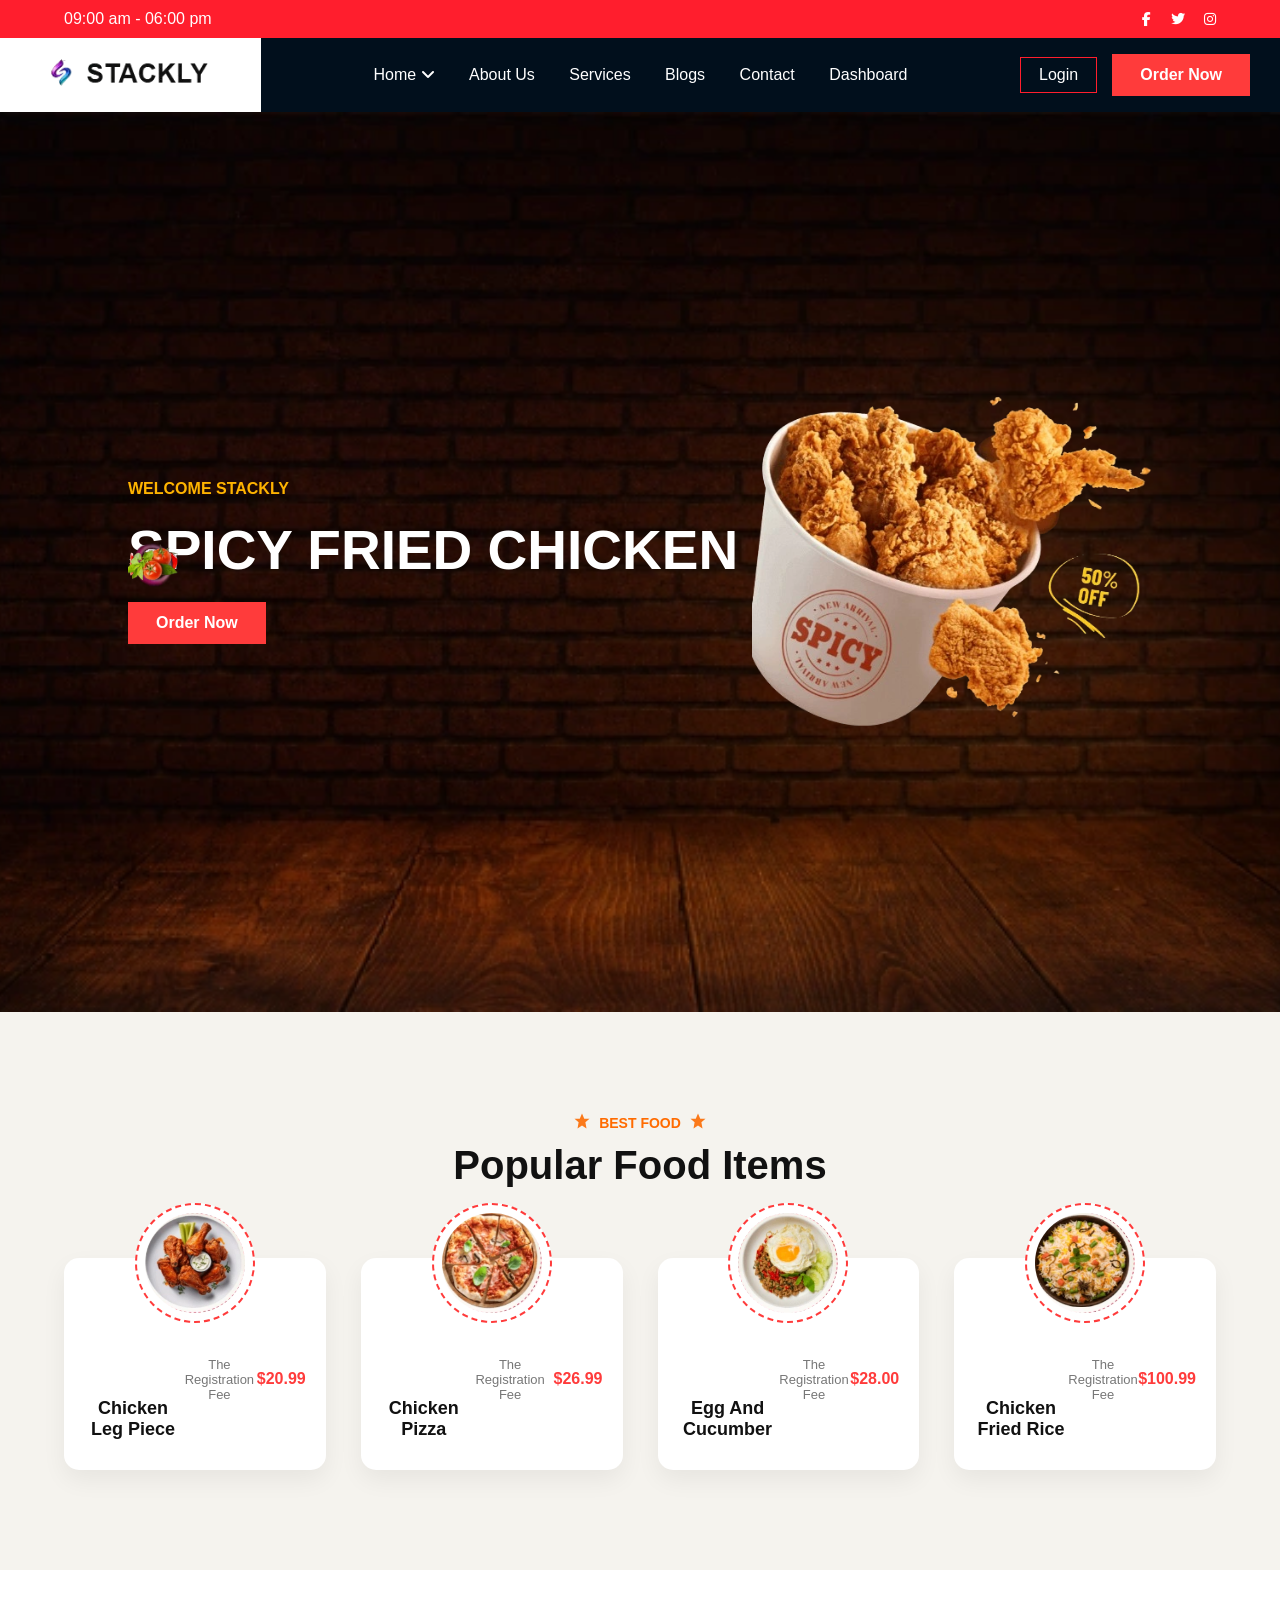
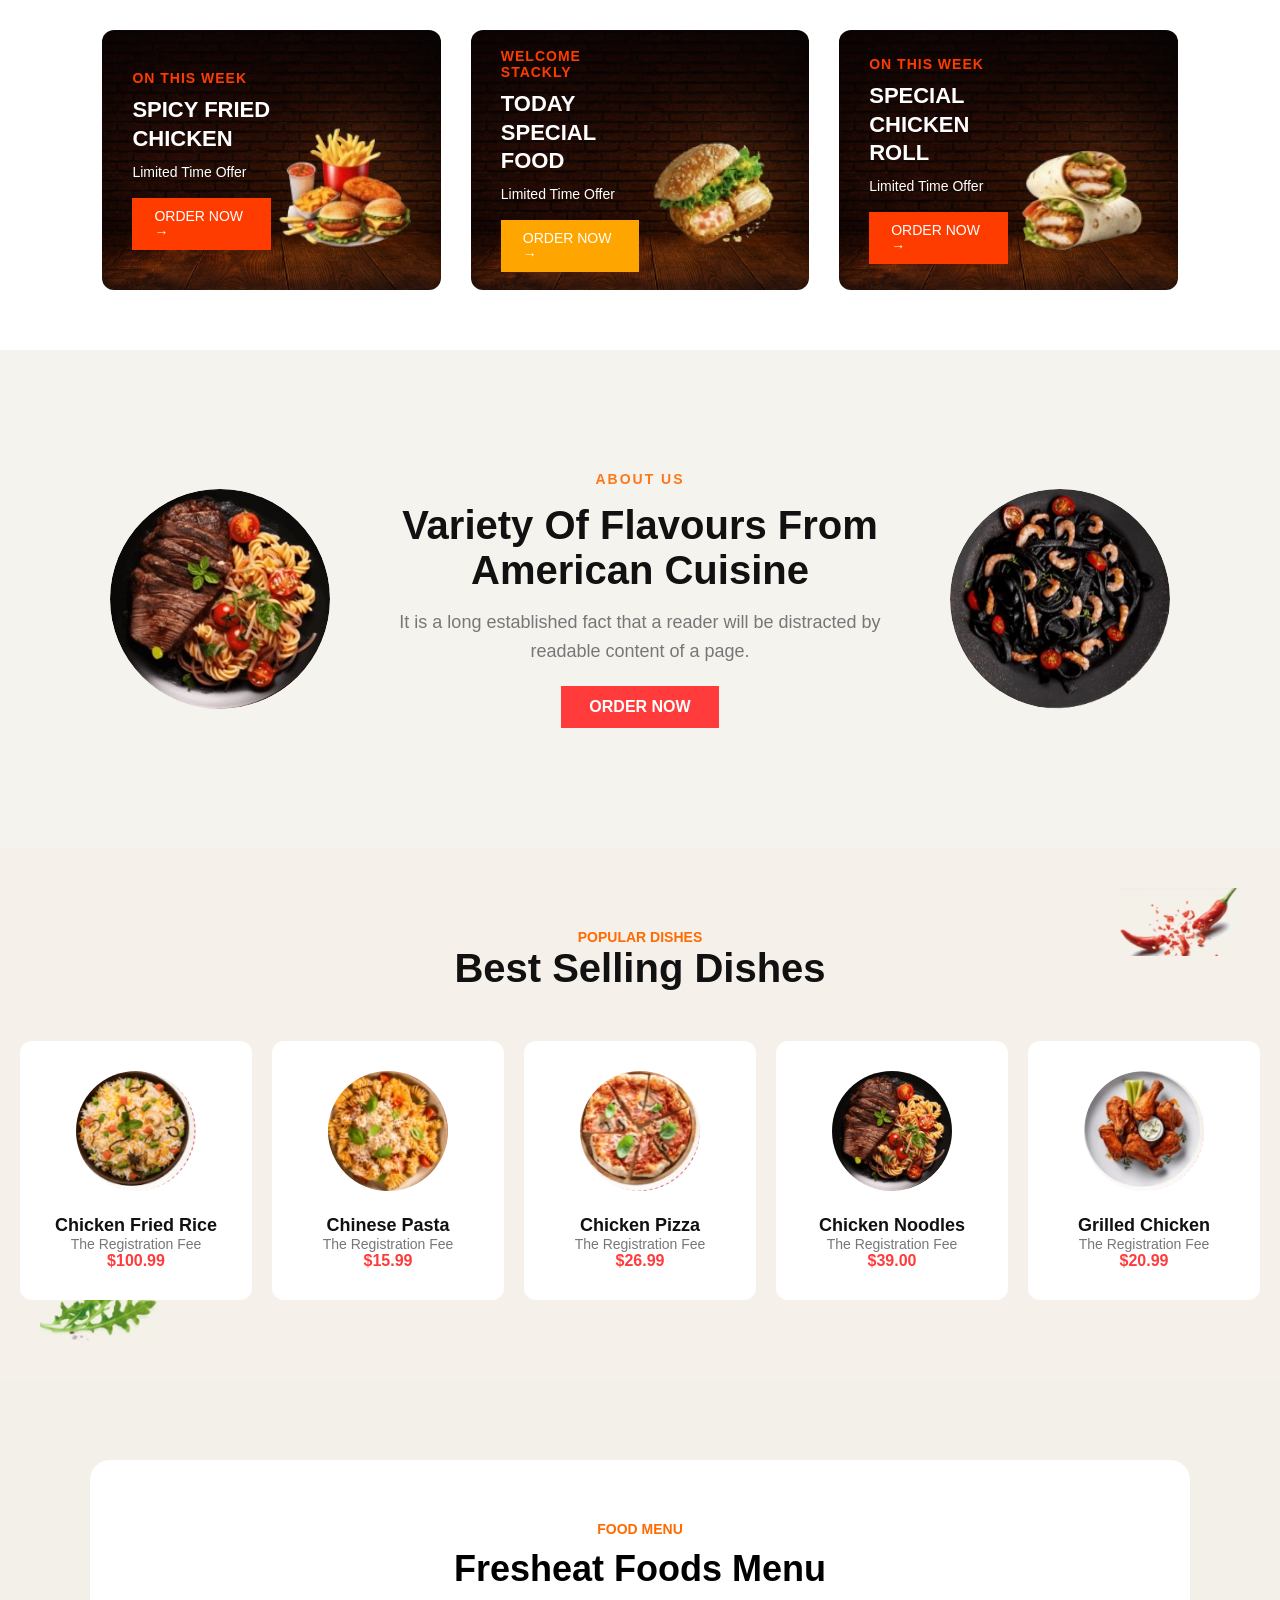
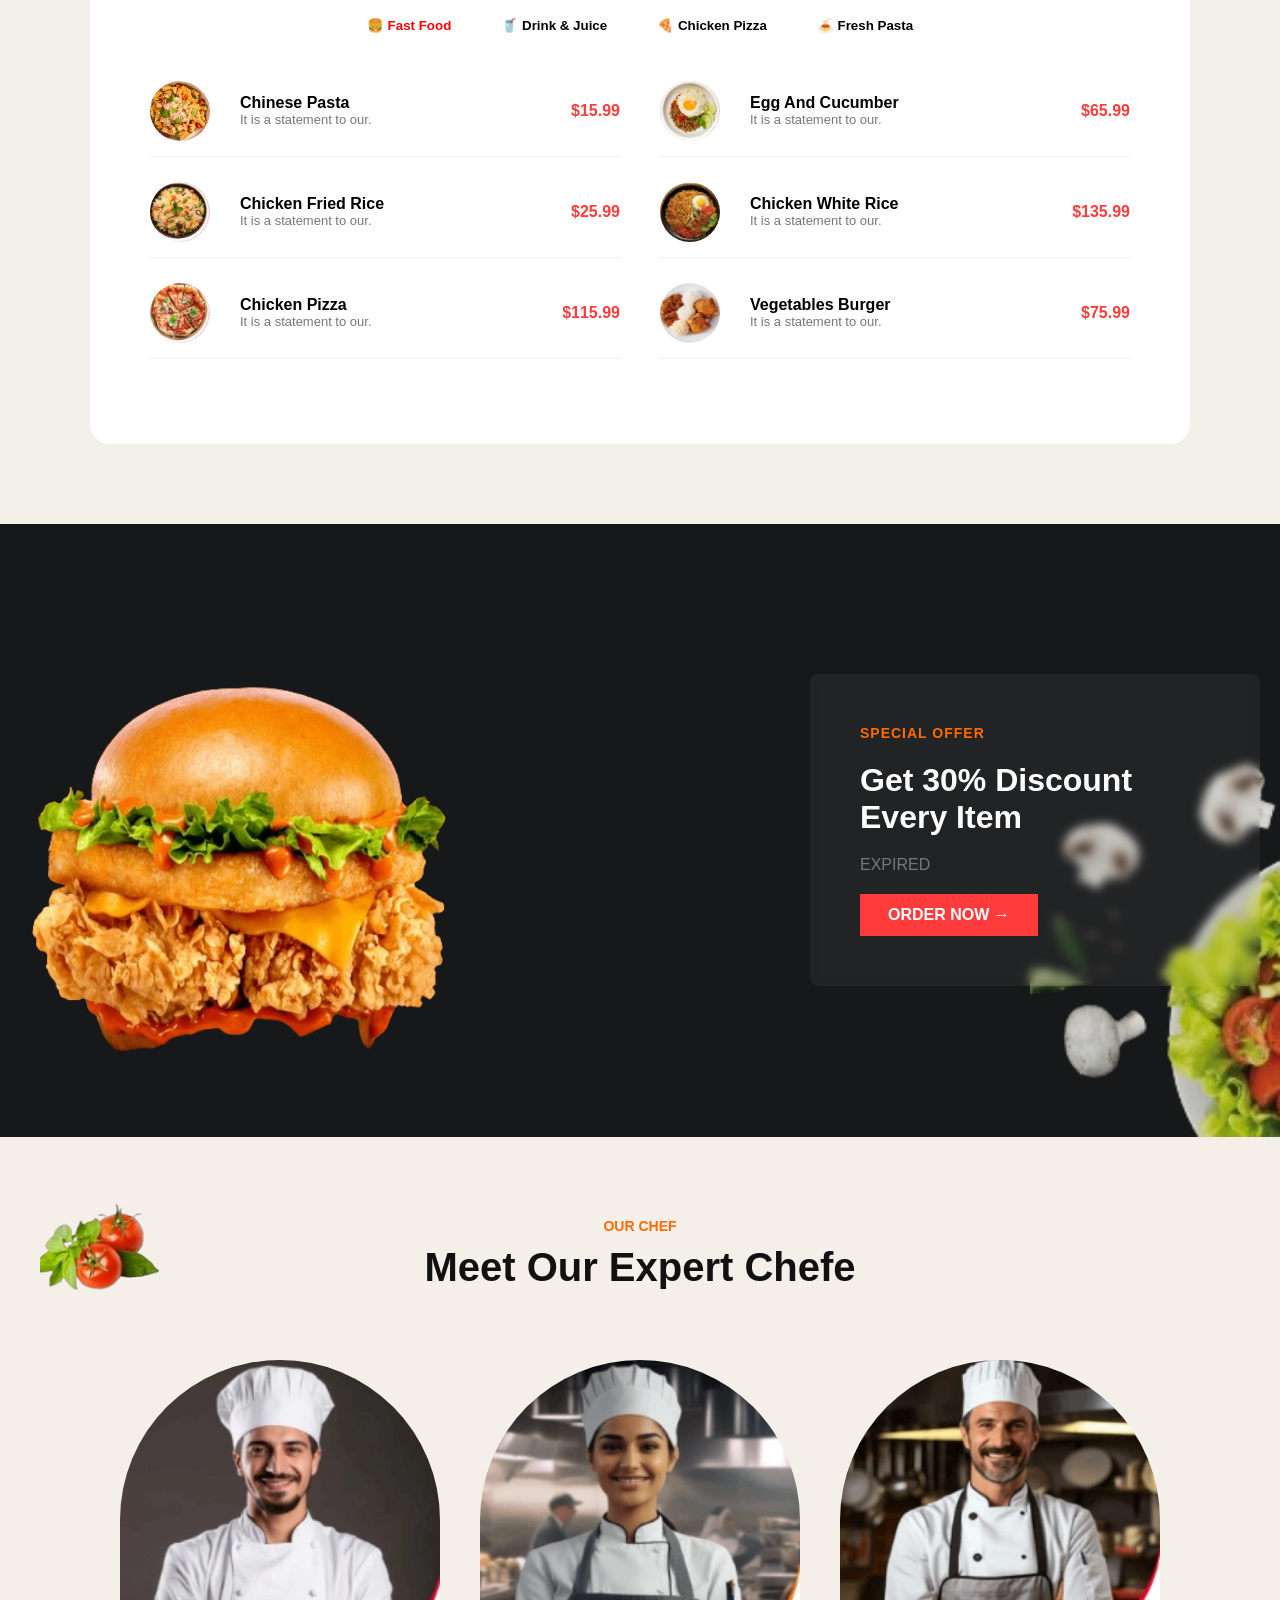
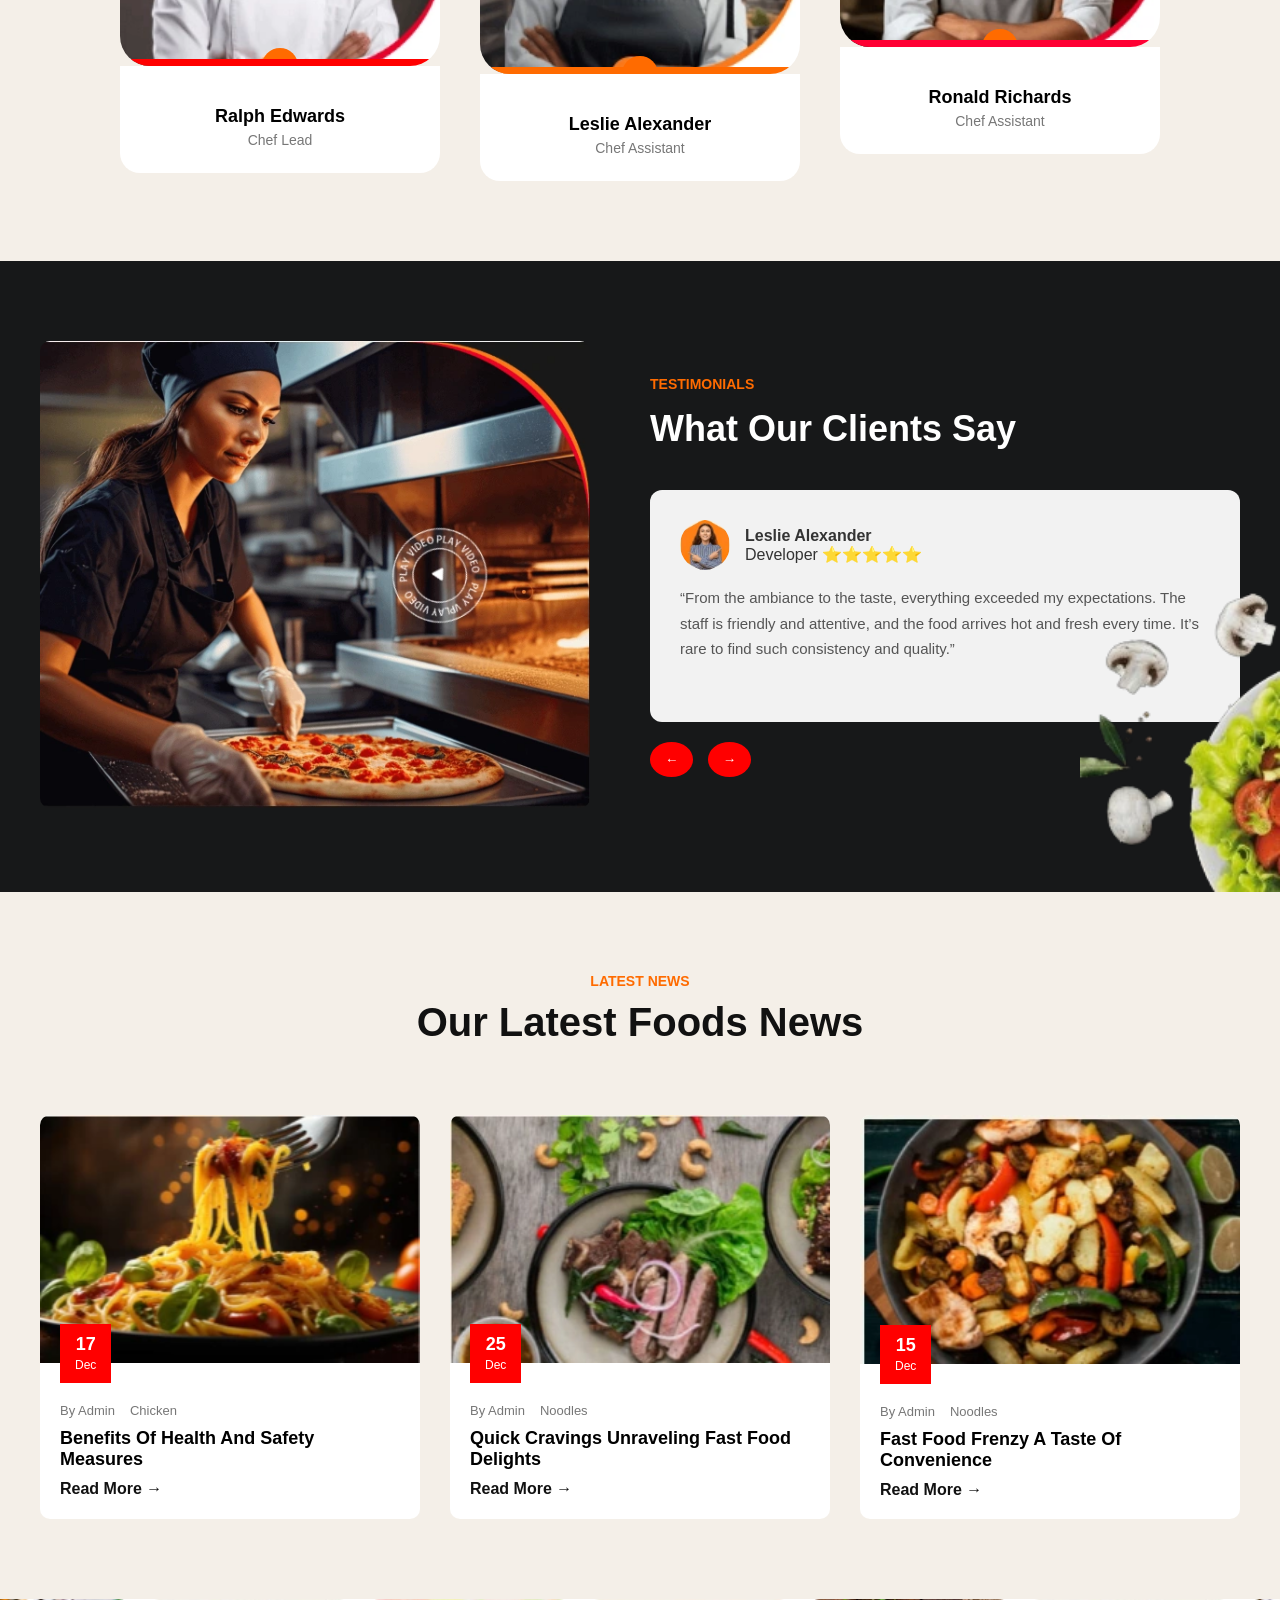
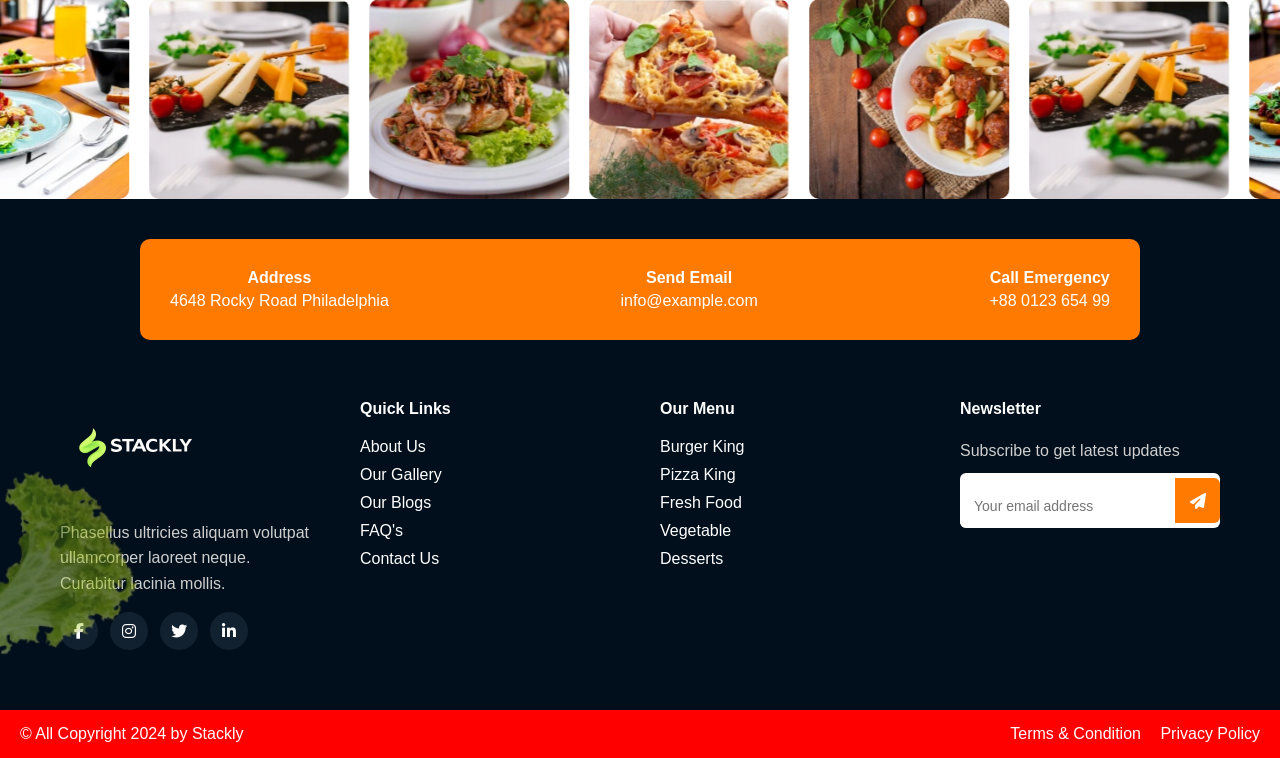
<file: index.html>
<!DOCTYPE html>
<html lang="en">
<head>
<meta charset="UTF-8">
<meta name="viewport" content="width=device-width, initial-scale=1.0">
<title>Stackly Restaurant</title>

<link rel="stylesheet" href="style.css">
<link href="https://cdnjs.cloudflare.com/ajax/libs/font-awesome/6.5.0/css/all.min.css" rel="stylesheet">

</head>
<body>

<!-- TOP RED BAR -->
<div class="top-bar">
  <div class="top-container">
    <div class="time">09:00 am - 06:00 pm</div>
    <div class="social">
      <a href="404.html"><i class="fab fa-facebook-f"></i></a>
      <a href="404.html"><i class="fab fa-twitter"></i></a>
      <a href="404.html"><i class="fab fa-instagram"></i></a>
    </div>
  </div>
</div>

<!-- HEADER -->
<header>
  <div class="header-container">
<div class="logo-area">
  <a href="index.html">
    <img src="images/logo2.webp" alt="logo">
  </a>
</div>

    <!-- NAV CENTER -->
    <nav>
      <ul class="nav-links">
        <li class="dropdown">
          <a href="#">Home <i class="fas fa-angle-down"></i></a>
          <ul class="dropdown-menu">
            
            <li><a href="home2.html">Home 2</a></li>
          </ul>
        </li>
        <li><a href="about.html">About Us</a></li>
        <li><a href="services.html">Services</a></li>
        <li><a href="blogs.html">Blogs</a></li>
        <li><a href="contact.html">Contact</a></li>
        <li><a href="dashboard.html">Dashboard</a></li>
      </ul>
    </nav>

    <!-- RIGHT BUTTONS -->
    <div class="nav-right">
      <a href="login.html" class="login-btn">Login</a>
      <a href="404.html" class="order-btn">Order Now</a>
      <div class="hamburger" onclick="toggleMenu()">
        <i class="fas fa-bars"></i>
      </div>
    </div>

  </div>
</header>


<!-- MOBILE MENU -->
<div class="mobile-menu" id="mobileMenu">

<div class="mobile-top">
<img src="images/logo2.webp">
<i class="fas fa-times" onclick="toggleMenu()"></i>
</div>

<ul>

<li class="dropdown">

<span onclick="toggleDropdown()">Home <i class="fas fa-chevron-down"></i></span>

<ul class="dropdown-menu" id="homeDropdown">

<li><a href="home2.html">Home 2</a></li>
</ul>

</li>

<li><a href="about.html">About Us</a></li>
<li><a href="services.html">Services</a></li>
<li><a href="blogs.html">Blogs</a></li>
<li><a href="contact.html">Contact</a></li>
<li><a href="dashboard.html">Dashboard</a></li>

</ul>

<div class="mobile-contact">
<p>Main Street, India</p>
<p>info@stackly.com</p>
<p>+91 9876543210</p>
</div>

<a href="login.html" class="login-btn mobile-btn">Login</a>
<a href="404.html" class="order-btn mobile-btn">Order Now</a>

<div class="mobile-social">
<a href="404.html"><i class="fab fa-facebook-f"></i></a>
<a href="404.html"><i class="fab fa-twitter"></i></a>
<a href="404.html"><i class="fab fa-instagram"></i></a>
</div>

</div>


<!-- HERO -->
<section class="hero">

  <div class="hero-text">
    <span class="welcome">WELCOME STACKLY</span>
    <h1 id="heroTitle">SPICY FRIED CHICKEN</h1>
    <a href="404.html" class="order-btn">Order Now</a>
  </div>

  <div class="hero-image">
    <img id="heroImg" src="images/chicken.webp">
  </div>

  <img src="images/f1 (1).webp" class="floating f1">
  <img src="images/f1 (2).webp" class="floating f2">
  <img src="images/f1 (3).webp" class="floating f3">

</section>



<section class="popular-section">

  <div class="section-header">
    <div class="mini-title">
      <span class="icon-left">
        <!-- SVG ICON -->
        <svg width="18" height="18" viewBox="0 0 24 24" fill="#fb791a">
          <path d="M12 2l3 7h7l-5.5 4.5L18 22l-6-4-6 4 1.5-8.5L2 9h7z"/>
        </svg>
      </span>

      <span class="best-food">BEST FOOD</span>

      <span class="icon-right">
        <svg width="18" height="18" viewBox="0 0 24 24" fill="#fb791a">
          <path d="M12 2l3 7h7l-5.5 4.5L18 22l-6-4-6 4 1.5-8.5L2 9h7z"/>
        </svg>
      </span>
    </div>

    <h2>Popular Food Items</h2>
  </div>

  <div class="food-grid">

    <div class="food-card scroll-animate">
      <div class="food-img">
        <img src="images/dish1 (2).webp" alt="">
      </div>
      <h3>Chicken Leg Piece</h3>
      <p>The Registration Fee</p>
      <span class="price">$20.99</span>
    </div>

    <div class="food-card scroll-animate">
      <div class="food-img">
        <img src="images/dish1 (4).webp" alt="">
      </div>
      <h3>Chicken Pizza</h3>
      <p>The Registration Fee</p>
      <span class="price">$26.99</span>
    </div>

    <div class="food-card scroll-animate">
      <div class="food-img">
        <img src="images/dish1 (1).webp" alt="">
      </div>
      <h3>Egg And Cucumber</h3>
      <p>The Registration Fee</p>
      <span class="price">$28.00</span>
    </div>

    <div class="food-card scroll-animate">
      <div class="food-img">
        <img src="images/dish1 (3).webp" alt="">
      </div>
      <h3>Chicken Fried Rice</h3>
      <p>The Registration Fee</p>
      <span class="price">$100.99</span>
    </div>

  </div>

</section>

<script>

    const items = document.querySelectorAll(".scroll-animate");

const observer = new IntersectionObserver(entries => {
  entries.forEach(entry => {
    if(entry.isIntersecting){
      items.forEach((el, index) => {
        setTimeout(() => {
          el.classList.add("active");
        }, index * 200);
      });
    }
  });
}, { threshold: 0.2 });

items.forEach(el => observer.observe(el));
</script>



<section class="promo-section">

  <div class="promo-grid">

    <!-- CARD 1 -->
    <div class="promo-card">
      <div class="promo-content">
        <h5>ON THIS WEEK</h5>
        <h2>SPICY FRIED CHICKEN</h2>
        <p>Limited Time Offer</p>
        <a href="404.html" class="promo-btn">ORDER NOW →</a>
      </div>

      <div class="promo-image">
        <img src="images/m (1).webp" alt="Spicy Fried Chicken">
      </div>
    </div>

    <!-- CARD 2 -->
    <div class="promo-card">
      <div class="promo-content">
        <h5>WELCOME STACKLY</h5>
        <h2>TODAY SPECIAL FOOD</h2>
        <p>Limited Time Offer</p>
        <a href="404.html" class="promo-btn orange">ORDER NOW →</a>
      </div>

      <div class="promo-image">
        <img src="images/m (2).webp" alt="Today Special Food">
      </div>
    </div>

    <!-- CARD 3 -->
    <div class="promo-card">
      <div class="promo-content">
        <h5>ON THIS WEEK</h5>
        <h2>SPECIAL CHICKEN ROLL</h2>
        <p>Limited Time Offer</p>
        <a href="404.html" class="promo-btn">ORDER NOW →</a>
      </div>

      <div class="promo-image">
        <img src="images/m (3).webp" alt="Special Chicken Roll">
      </div>
    </div>

  </div>

</section>

<section class="about-section">

  <div class="about-container">

    <!-- LEFT IMAGE -->
    <div class="circle-box">
      <img src="images/cicrle (1).webp" alt="Food">
    </div>

    <!-- CENTER CONTENT -->
    <div class="about-content">
      <span class="about-tag">ABOUT US</span>
      <h2>Variety Of Flavours From American Cuisine</h2>
      <p>
        It is a long established fact that a reader will be distracted 
        by readable content of a page.
      </p>
      <a href="404.html" class="order-btn">ORDER NOW</a>
    </div>

    <!-- RIGHT IMAGE -->
    <div class="circle-box">
      <img src="images/cicrle (2).webp" alt="Food">
    </div>

  </div>

</section>

<section class="dishes-section">

  <!-- 🔥 Top Right Decoration (You Add Image) -->
  <img src="images/b1 (2).webp" class="top-right-img" alt="">

  <!-- 🔥 Bottom Left Decoration (You Add Image) -->
  <img src="images/b1 (1).webp" class="bottom-left-img" alt="">

  <div class="container">

    <div class="section-title">
      <span>POPULAR DISHES</span>
      <h2>Best Selling Dishes</h2>
    </div>

    <div class="dishes-row">

      <!-- CARD -->
      <div class="dish-card">
        <div class="dish-img">
          <img src="images/dish1 (3).webp" alt="">
        </div>
        <h4>Chicken Fried Rice</h4>
        <p>The Registration Fee</p>
        <span class="price">$100.99</span>

        <!-- Cart Icon -->
        <div class="cart-icon">🛒</div>
      </div>

      <div class="dish-card">
        <div class="dish-img">
          <img src="images/dish7.webp" alt="">
        </div>
        <h4>Chinese Pasta</h4>
        <p>The Registration Fee</p>
        <span class="price">$15.99</span>
        <div class="cart-icon">🛒</div>
      </div>

      <div class="dish-card">
        <div class="dish-img">
          <img src="images/dish1 (4).webp" alt="">
        </div>
        <h4>Chicken Pizza</h4>
        <p>The Registration Fee</p>
        <span class="price">$26.99</span>
        <div class="cart-icon">🛒</div>
      </div>

      <div class="dish-card">
        <div class="dish-img">
          <img src="images/cicrle (1).webp" alt="">
        </div>
        <h4>Chicken Noodles</h4>
        <p>The Registration Fee</p>
        <span class="price">$39.00</span>
        <div class="cart-icon">🛒</div>
      </div>

      <div class="dish-card">
        <div class="dish-img">
          <img src="images/dish1 (2).webp" alt="">
        </div>
        <h4>Grilled Chicken</h4>
        <p>The Registration Fee</p>
        <span class="price">$20.99</span>
        <div class="cart-icon">🛒</div>
      </div>

    </div>
  </div>
</section>

<script>
document.addEventListener("DOMContentLoaded", function () {

  const cards = document.querySelectorAll(".dish-card");

  const observer = new IntersectionObserver((entries) => {
    entries.forEach((entry, index) => {
      if (entry.isIntersecting) {
        entry.target.style.animationDelay = index * 0.15 + "s";
        entry.target.classList.add("show");
      }
    });
  }, { threshold: 0.2 });

  cards.forEach(card => {
    observer.observe(card);
  });

});
</script>



<section class="menu-section">

  <div class="menu-container">

    <div class="menu-header">
      <span class="menu-tag">FOOD MENU</span>
      <h2>Fresheat Foods Menu</h2>

      <div class="menu-tabs">
        <button class="tab active">🍔 Fast Food</button>
        <button class="tab">🥤 Drink & Juice</button>
        <button class="tab">🍕 Chicken Pizza</button>
        <button class="tab">🍝 Fresh Pasta</button>
      </div>
    </div>

    <div class="menu-grid">

      <!-- LEFT COLUMN -->
      <div class="menu-column">

        <div class="menu-item">
          <img src="images/dish7.webp">
          <div class="item-info">
            <h4>Chinese Pasta</h4>
            <p>It is a statement to our.</p>
          </div>
          <span class="price">$15.99</span>
        </div>

        <div class="menu-item">
          <img src="images/dish1 (3).webp">
          <div class="item-info">
            <h4>Chicken Fried Rice</h4>
            <p>It is a statement to our.</p>
          </div>
          <span class="price">$25.99</span>
        </div>

        <div class="menu-item">
          <img src="images/dish1 (4).webp">
          <div class="item-info">
            <h4>Chicken Pizza</h4>
            <p>It is a statement to our.</p>
          </div>
          <span class="price">$115.99</span>
        </div>

      </div>

      <!-- RIGHT COLUMN -->
      <div class="menu-column">

        <div class="menu-item">
          <img src="images/dish1 (1).webp">
          <div class="item-info">
            <h4>Egg And Cucumber</h4>
            <p>It is a statement to our.</p>
          </div>
          <span class="price">$65.99</span>
        </div>

        <div class="menu-item">
          <img src="images/n (5).webp">
          <div class="item-info">
            <h4>Chicken White Rice</h4>
            <p>It is a statement to our.</p>
          </div>
          <span class="price">$135.99</span>
        </div>

        <div class="menu-item">
          <img src="images/n (4).webp">
          <div class="item-info">
            <h4>Vegetables Burger</h4>
            <p>It is a statement to our.</p>
          </div>
          <span class="price">$75.99</span>
        </div>

      </div>

    </div>

  </div>

</section>


<script>
document.addEventListener("DOMContentLoaded", function () {

  const items = document.querySelectorAll(".menu-item");

  const observer = new IntersectionObserver((entries) => {
    entries.forEach((entry, index) => {
      if (entry.isIntersecting) {
        entry.target.style.transitionDelay = index * 0.1 + "s";
        entry.target.classList.add("show");
      }
    });
  }, { threshold: 0.2 });

  items.forEach(item => observer.observe(item));

});
</script>



<section class="offer-section">

  <!-- 🔥 Right Bottom Decoration Image (You Add) -->
  <img src="images/mk.webp" class="right-bottom-img" alt="">

  <div class="offer-container">

    <!-- LEFT BIG IMAGE -->
    <div class="offer-image">
      <img src="images/burger4.webp" alt="Burger">
    </div>

    <!-- RIGHT CONTENT BOX -->
    <div class="offer-content">
      <span class="offer-tag">SPECIAL OFFER</span>
      <h2>Get 30% Discount Every Item</h2>
      <p class="expired">EXPIRED</p>
      <a href="404.html" class="order-btn">ORDER NOW →</a>
    </div>

  </div>
</section>



<section class="chef-section">

  <!-- 🔥 LEFT CORNER DECORATION (You Add Image) -->
  <img src="images/f1 (3).webp" class="left-decor" alt="">

  <div class="chef-container">

    <div class="section-header">
      <span>OUR CHEF</span>
      <h2>Meet Our Expert Chefe</h2>
    </div>

    <div class="chef-grid">

      <div class="chef-card">
        <div class="chef-image">
          <img src="images/chef` (1).webp" alt="">
          <div class="share-icon">➜</div>
        </div>
        <div class="chef-info">
          <h4>Ralph Edwards</h4>
          <p>Chef Lead</p>
        </div>
      </div>

      <div class="chef-card">
        <div class="chef-image orange-border">
          <img src="images/chef` (2).webp" alt="">
          <div class="share-icon">➜</div>
        </div>
        <div class="chef-info">
          <h4>Leslie Alexander</h4>
          <p>Chef Assistant</p>
        </div>
      </div>

      <div class="chef-card">
        <div class="chef-image red-border">
          <img src="images/chef` (3).webp" alt="">
          <div class="share-icon">➜</div>
        </div>
        <div class="chef-info">
          <h4>Ronald Richards</h4>
          <p>Chef Assistant</p>
        </div>
      </div>

    </div>

  </div>
</section>


<script>
document.addEventListener("DOMContentLoaded", function () {

  const cards = document.querySelectorAll(".chef-card");

  const observer = new IntersectionObserver((entries) => {
    entries.forEach((entry, index) => {
      if (entry.isIntersecting) {
        entry.target.style.transitionDelay = index * 0.2 + "s";
        entry.target.classList.add("show");
      }
    });
  }, { threshold: 0.2 });

  cards.forEach(card => observer.observe(card));

});
</script>



<section class="testimonial-section">

  <!-- 🔥 RIGHT CORNER DECORATION (YOU ADD IMAGE) -->
  <img src="images/mk.webp" class="right-decor" alt="">

  <div class="testimonial-container">

    <!-- LEFT IMAGE -->
    <div class="testimonial-left">
      <img src="images/gilrshef.webp" alt="">

      <!-- Play Circle -->
    
    </div>

    <!-- RIGHT CONTENT -->
    <div class="testimonial-right">

      <span class="section-tag">TESTIMONIALS</span>
      <h2>What Our Clients Say</h2>

      <div class="testimonial-slider">

        <div class="testimonial-card active">
          <div class="client-info">
            <img src="images/kj (1).webp" class="client-img">
            <div>
              <h4>Albert Flores</h4>
              <p>Web Designer ⭐⭐⭐⭐⭐</p>
            </div>
          </div>
          <p class="testimonial-text">
          “Absolutely amazing experience! The food quality is top-notch and the flavors are perfectly balanced. The ordering process was smooth and delivery was right on time. I highly recommend this restaurant to anyone who loves fresh and delicious meals.
          </p>
        </div>

        <div class="testimonial-card">
          <div class="client-info">
            <img src="images/kj (2).webp" class="client-img">
            <div>
              <h4>Leslie Alexander</h4>
              <p>Developer ⭐⭐⭐⭐⭐</p>
            </div>
          </div>
          <p class="testimonial-text">
           “From the ambiance to the taste, everything exceeded my expectations. The staff is friendly and attentive, and the food arrives hot and fresh every time. It’s rare to find such consistency and quality.”
          </p>
        </div>

      </div>

      <!-- ARROWS -->
      <div class="testimonial-arrows">
        <button id="prevBtn">←</button>
        <button id="nextBtn">→</button>
      </div>

    </div>

  </div>

</section>




<script>
let currentIndex = 0;
const cards = document.querySelectorAll(".testimonial-card");
const total = cards.length;

function showSlide(index) {
  cards.forEach(card => card.classList.remove("active"));
  cards[index].classList.add("active");
}

document.getElementById("nextBtn").addEventListener("click", () => {
  currentIndex = (currentIndex + 1) % total;
  showSlide(currentIndex);
});

document.getElementById("prevBtn").addEventListener("click", () => {
  currentIndex = (currentIndex - 1 + total) % total;
  showSlide(currentIndex);
});

/* AUTO SLIDE */
setInterval(() => {
  currentIndex = (currentIndex + 1) % total;
  showSlide(currentIndex);
}, 2000);
</script>





<section class="blog-section">

  <div class="blog-container">

    <div class="section-header">
      <span>LATEST NEWS</span>
      <h2>Our Latest Foods News</h2>
    </div>

    <!-- ARROWS -->
    <div class="blog-arrows">
      <button id="blogPrev">←</button>
      <button id="blogNext">→</button>
    </div>

    <div class="blog-wrapper">

      <!-- CARD 1 -->
      <div class="blog-card">
        <div class="blog-img">
          <img src="images/l (1).webp" alt="">
          <div class="date-box">
            <span>17</span>
            <small>Dec</small>
          </div>
        </div>
        <div class="blog-content">
          <div class="meta">
            <span>By Admin</span>
            <span>Chicken</span>
          </div>
          <h4>Benefits Of Health And Safety Measures</h4>
          <a href="#">Read More →</a>
        </div>
      </div>

      <!-- CARD 2 -->
      <div class="blog-card">
        <div class="blog-img">
          <img src="images/l (2).webp" alt="">
          <div class="date-box">
            <span>25</span>
            <small>Dec</small>
          </div>
        </div>
        <div class="blog-content">
          <div class="meta">
            <span>By Admin</span>
            <span>Noodles</span>
          </div>
          <h4>Quick Cravings Unraveling Fast Food Delights</h4>
          <a href="#">Read More →</a>
        </div>
      </div>

      <!-- CARD 3 -->
      <div class="blog-card">
        <div class="blog-img">
          <img src="images/l (3).webp" alt="">
          <div class="date-box">
            <span>15</span>
            <small>Dec</small>
          </div>
        </div>
        <div class="blog-content">
          <div class="meta">
            <span>By Admin</span>
            <span>Noodles</span>
          </div>
          <h4>Fast Food Frenzy A Taste Of Convenience</h4>
          <a href="#">Read More →</a>
        </div>
      </div>

    </div>

  </div>

</section>

<script>



/* SLIDER FUNCTION */
const wrapper = document.querySelector(".blog-wrapper");
const next = document.getElementById("blogNext");
const prev = document.getElementById("blogPrev");

let scrollAmount = 0;

next.addEventListener("click", () => {
  wrapper.scrollBy({ left: 350, behavior: "smooth" });
});

prev.addEventListener("click", () => {
  wrapper.scrollBy({ left: -350, behavior: "smooth" });
});


/* SCROLL REVEAL ANIMATION */
const blogCards = document.querySelectorAll(".blog-card");

const c = new IntersectionObserver((entries) => {
  entries.forEach((entry, index) => {
    if (entry.isIntersecting) {
      entry.target.style.transitionDelay = index * 0.2 + "s";
      entry.target.classList.add("show");
    }
  });
}, { threshold: 0.2 });

blogCards.forEach(card => c.observe(card));

</script>


<!-- ================= IMAGE SCROLL ================= -->
<section class="image-scroll-section">
  <div class="image-scroll-wrapper">

    <!-- 7 Images -->
    <img src="images/P1 (1).webp" alt="">
    <img src="images/P1 (2).webp" alt="">
    <img src="images/P1 (3).webp" alt="">
    <img src="images/P1 (4).webp" alt="">
    <img src="images/P1 (5).webp" alt="">
    <img src="images/P1 (2).webp" alt="">
    <img src="images/P1 (1).webp" alt="">

    <!-- Duplicate for infinite loop -->
   <img src="images/P1 (1).webp" alt="">
    <img src="images/P1 (2).webp" alt="">
    <img src="images/P1 (3).webp" alt="">
    <img src="images/P1 (4).webp" alt="">
    <img src="images/P1 (5).webp" alt="">
    <img src="images/P1 (2).webp" alt="">
    <img src="images/P1 (1).webp" alt="">

  </div>
</section>


<script>
document.addEventListener("DOMContentLoaded", function () {

  const wrapper = document.querySelector(".image-scroll-wrapper");

  let position = 0;
  const speed = 0.6; // scroll speed

  function autoScroll() {

    position += speed;

    if (position >= wrapper.scrollWidth / 2) {
      position = 0;
    }

    wrapper.style.transform = "translateX(-" + position + "px)";

    requestAnimationFrame(autoScroll);
  }

  autoScroll();

});
</script>






<!-- ================= FOOTER ================= -->
<footer class="main-footer">

<!-- CORNER IMAGES -->
<img src="images/GREEN.webp" class="footer-left" alt="">



<!-- ORANGE CONTACT BOX -->
<div class="footer-contact-box">

<div>
<h4>Address</h4>
<p>4648 Rocky Road Philadelphia</p>
</div>

<div>
<h4>Send Email</h4>
<p>info@example.com</p>
</div>

<div>
<h4>Call Emergency</h4>
<p>+88 0123 654 99</p>
</div>

</div>


<!-- FOOTER CONTENT -->
<div class="footer-content">

<!-- COLUMN 1 -->
<div class="footer-col">

<h3 class="logo-title">
  <a href="index.html">
    <img src="images/loo.webp" alt="Stackly Logo">
  </a>
</h3>

<p>
Phasellus ultricies aliquam volutpat ullamcorper laoreet neque.
Curabitur lacinia mollis.
</p>

<!-- SOCIAL ICONS -->
<div class="footer-social">
<a href="404.html"><i class="fab fa-facebook-f"></i></a>
<a href="404.html"><i class="fab fa-instagram"></i></a>
<a href="404.html"><i class="fab fa-twitter"></i></a>
<a href="404.html"><i class="fab fa-linkedin-in"></i></a>
</div>

</div>


<!-- COLUMN 2 -->
<div class="footer-col">

<h4>Quick Links</h4>

<ul>
<li><a href="404.html">About Us</a></li>
<li><a href="404.html">Our Gallery</a></li>
<li><a href="404.html">Our Blogs</a></li>
<li><a href="404.html">FAQ's</a></li>
<li><a href="404.html">Contact Us</a></li>
</ul>

</div>


<!-- COLUMN 3 -->
<div class="footer-col">

<h4>Our Menu</h4>

<ul>
<ul>
<li><a href="404.html">Burger King</a></li>
<li><a href="404.html">Pizza King</a></li>
<li><a href="404.html">Fresh Food</a></li>
<li><a href="404.html">Vegetable</a></li>
<li><a href="404.html">Desserts</a></li>
</ul>

</div>


<!-- COLUMN 4 -->
<div class="footer-col">

<h4>Newsletter</h4>

<p>Subscribe to get latest updates</p>
<div class="subscribe-box">

<input type="email" id="emailInput" placeholder="Your email address">

<button id="subscribeBtn" type="button">
<i class="fa-solid fa-paper-plane"></i>
</button>

</div>

<p id="emailError" style="color:red;font-size:14px;margin-top:6px;"></p>

</div>
</div>

<!-- FOOTER BOTTOM -->
<div class="footer-bottom">

<p>© All Copyright 2024 by Stackly</p>

<div>
<span onclick="window.location.href='404.html'" style="cursor:pointer;">
Terms & Condition
</span>

<span onclick="window.location.href='404.html'" style="cursor:pointer;">
Privacy Policy
</span>
</div>

</div>

</footer>

<script>

  
  document.getElementById("subscribeBtn").addEventListener("click", function () {

let email = document.getElementById("emailInput").value.trim();
let error = document.getElementById("emailError");

let emailPattern = /^[^\s@]+@[^\s@]+\.[^\s@]+$/;

if(email === ""){
error.innerText = "Please enter your email address";
return;
}

if(!emailPattern.test(email)){
error.innerText = "Please enter a valid email address";
return;
}

/* clear error */
error.innerText = "";

/* redirect */
window.location.href = "404.html";

});
</script>





<script src="main.js"></script>
</body>
</html>
</file>
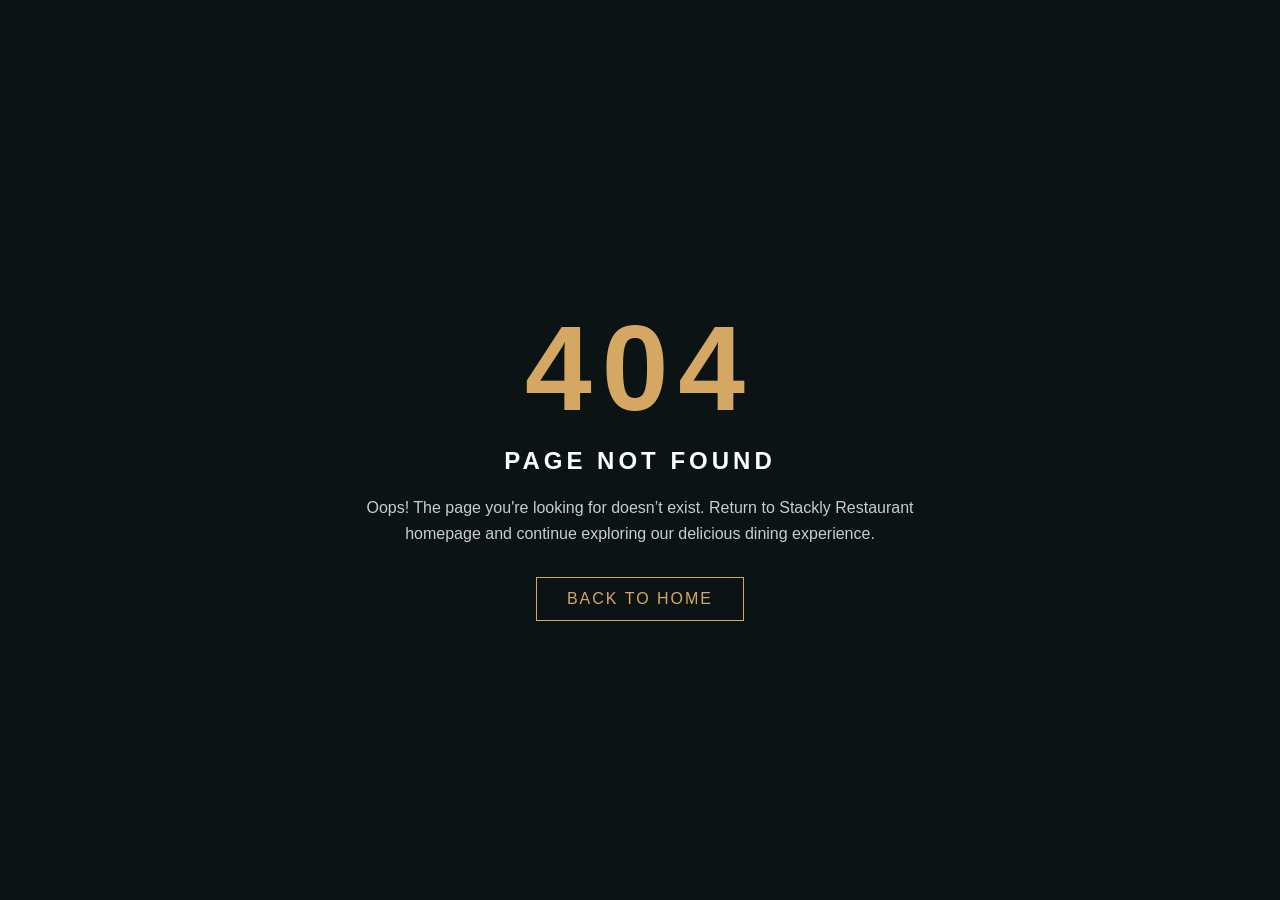
<file: 404page.html>
<!DOCTYPE html>
<html lang="en">

<head>

<meta charset="UTF-8">
<meta name="viewport" content="width=device-width, initial-scale=1.0">

<title>404 | Stackly Restaurant</title>

<link rel="stylesheet" href="style.css">

<style>

/* PAGE STYLE */

.stackly-404{
height:100vh;
background:#0b1315;
display:flex;
align-items:center;
justify-content:center;
text-align:center;
color:white;
padding:20px;
}

/* CONTENT */

.error-box{
max-width:600px;
animation:fadeUp 1s ease;
}

.error-box h1{
font-size:120px;
color:#d4a762;
letter-spacing:10px;
margin-bottom:10px;
}

.error-box h2{
letter-spacing:4px;
margin-bottom:20px;
}

.error-box p{
color:#ccc;
margin-bottom:30px;
line-height:1.6;
}

/* BUTTON */

.error-box a{
display:inline-block;
padding:12px 30px;
border:1px solid #d4a762;
color:#d4a762;
text-decoration:none;
letter-spacing:2px;
transition:0.3s;
}

.error-box a:hover{
background:#d4a762;
color:#07112f;
}

/* animation */

@keyframes fadeUp{

0%{
opacity:0;
transform:translateY(40px);
}

100%{
opacity:1;
transform:translateY(0);
}

}

/* mobile */

@media(max-width:600px){

.error-box h1{
font-size:80px;
}

.error-box h2{
font-size:20px;
}

}

</style>

</head>

<body>

<section class="stackly-404">

<div class="error-box">

<h1>404</h1>

<h2>PAGE NOT FOUND</h2>

<p>
Oops! The page you're looking for doesn’t exist.
Return to Stackly Restaurant homepage and continue
exploring our delicious dining experience.
</p>

<a href="home2.html">BACK TO HOME</a>

</div>

</section>

</body>
</html>
</file>
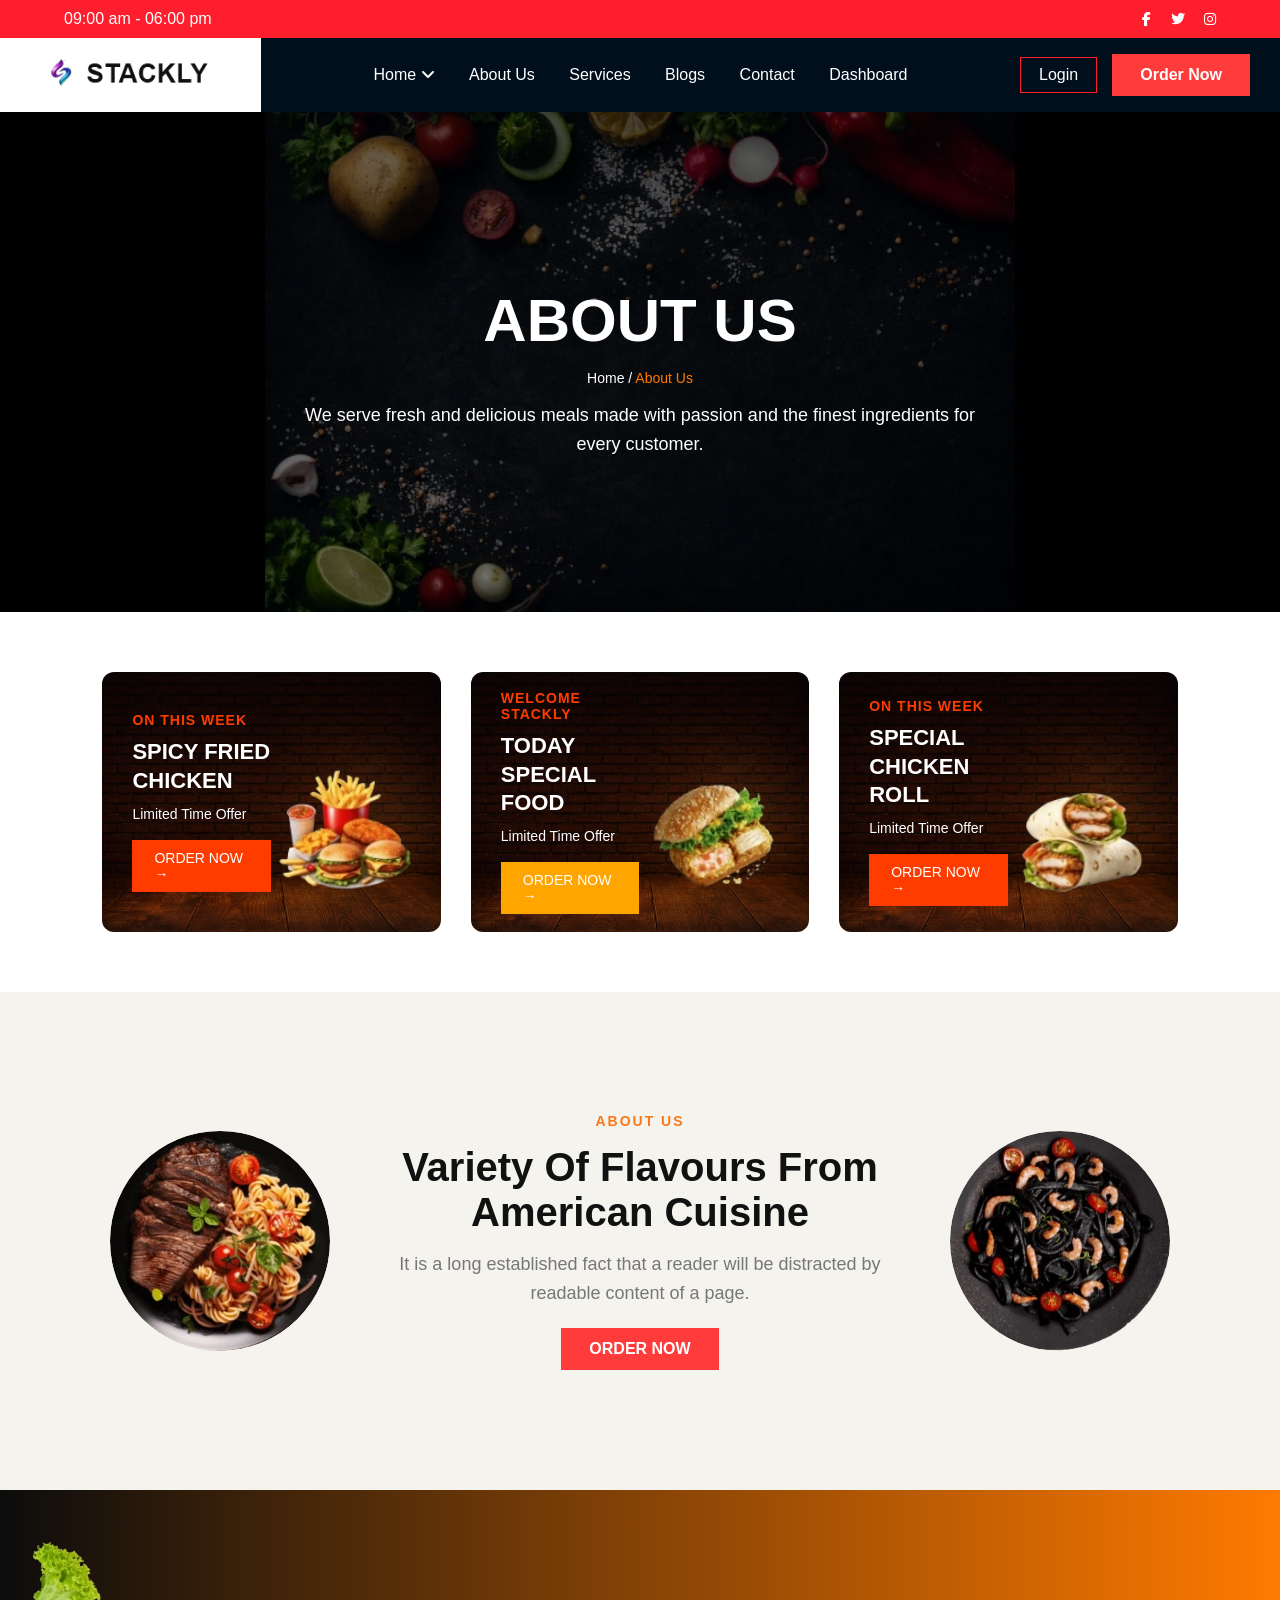
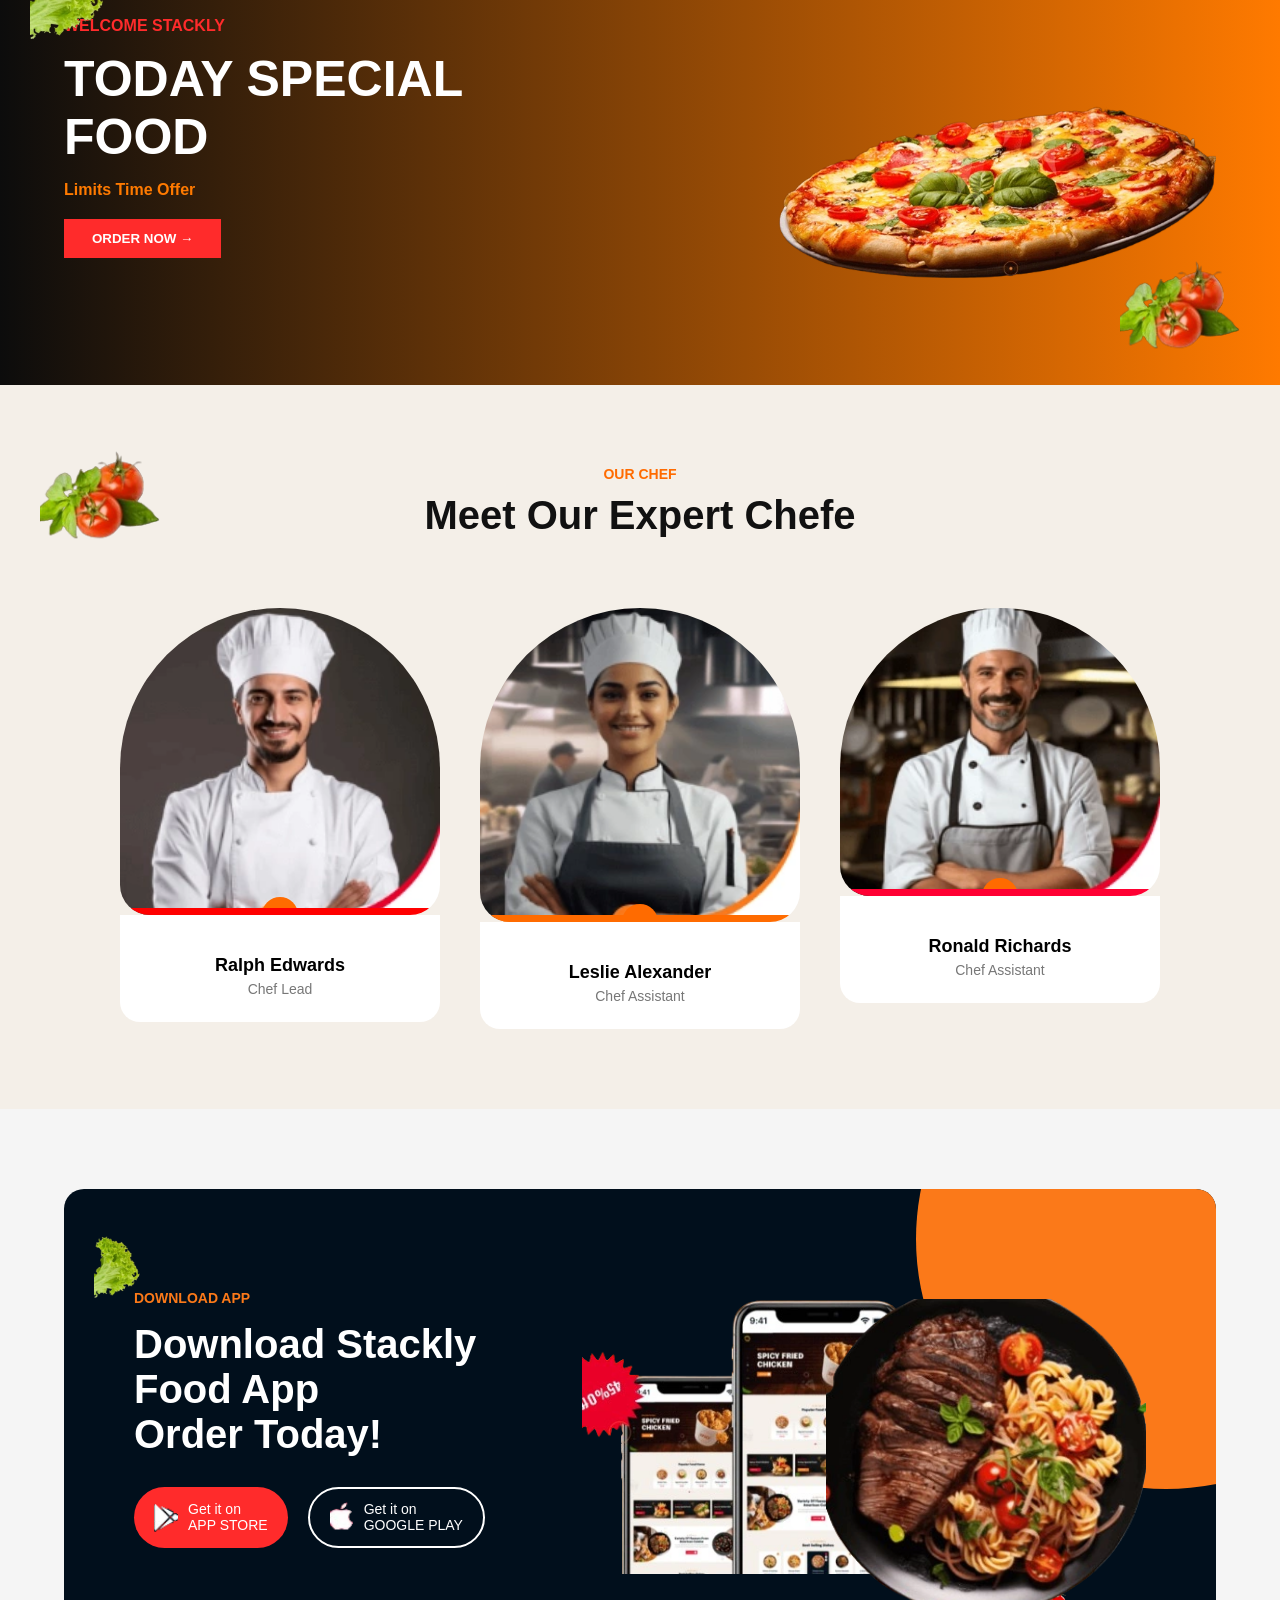
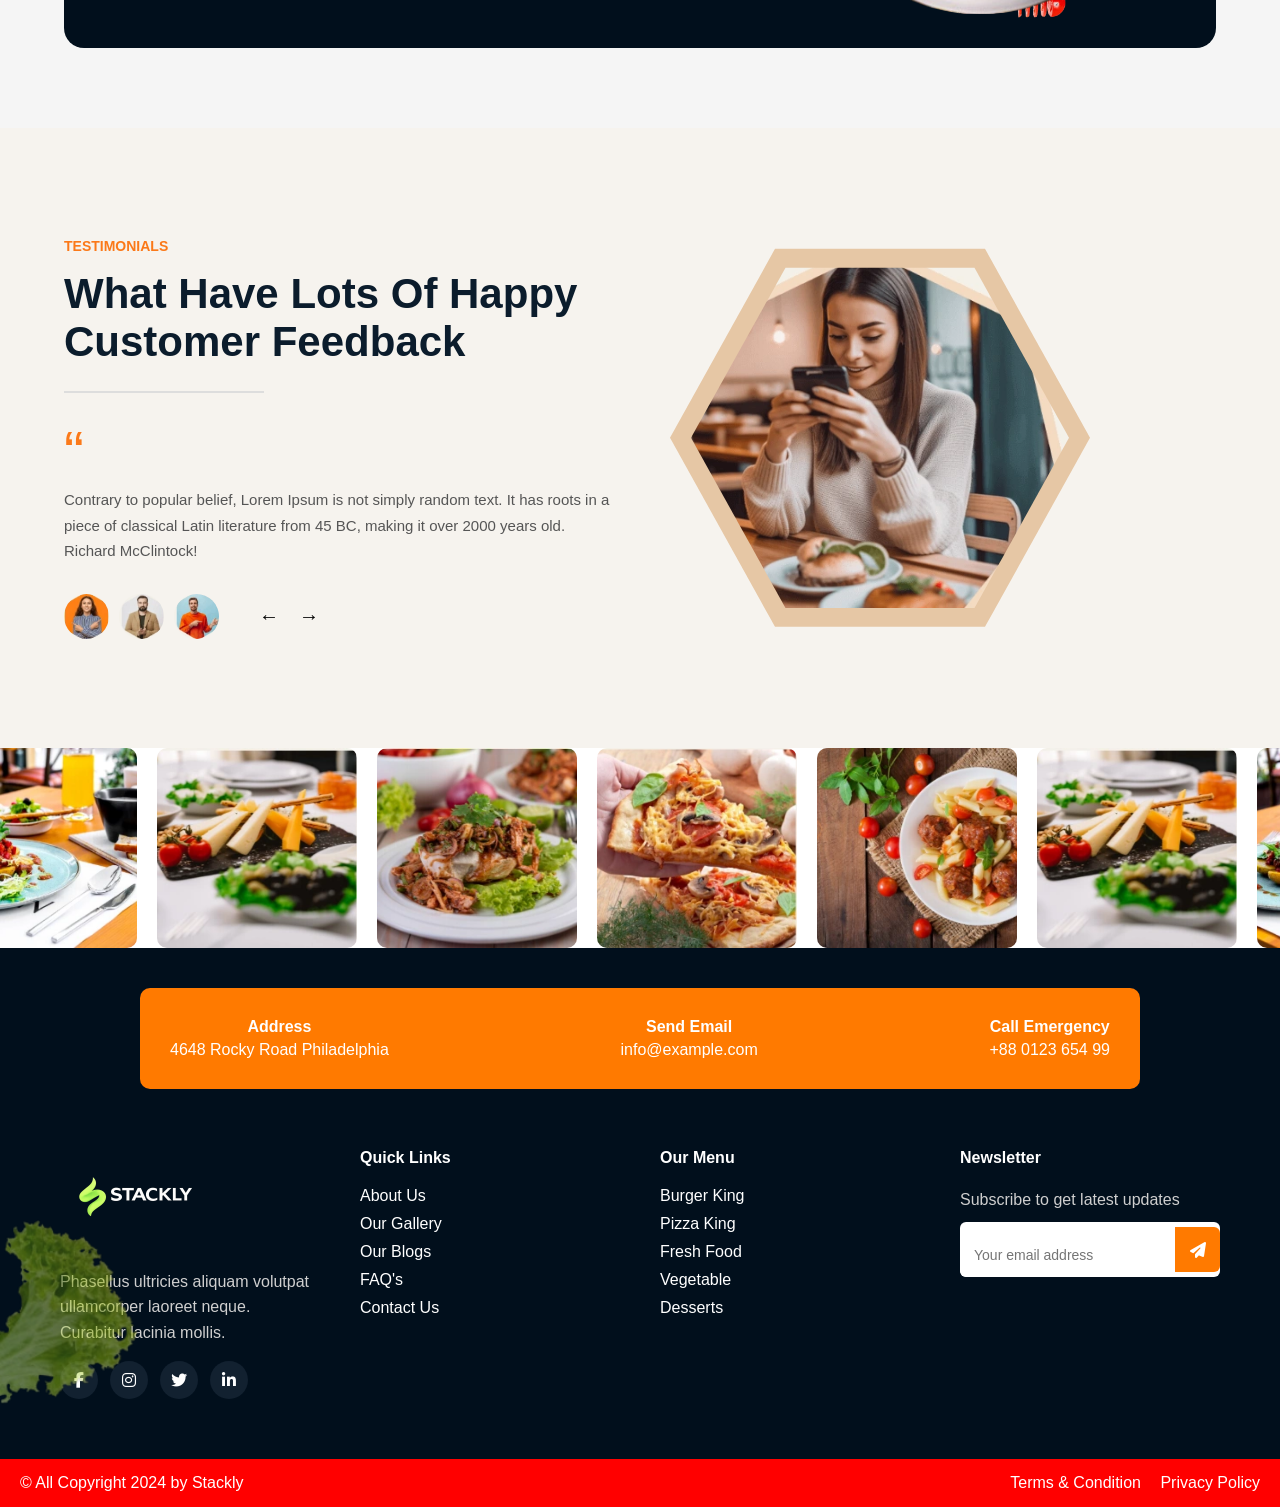
<file: about.html>
<!DOCTYPE html>
<html lang="en">
<head>
<meta charset="UTF-8">
<meta name="viewport" content="width=device-width, initial-scale=1.0">
<title>Stackly Restaurant</title>

<link rel="stylesheet" href="style.css">
<link href="https://cdnjs.cloudflare.com/ajax/libs/font-awesome/6.5.0/css/all.min.css" rel="stylesheet">

</head>
<body>

<!-- TOP RED BAR -->
<div class="top-bar">
  <div class="top-container">
    <div class="time">09:00 am - 06:00 pm</div>
    <div class="social">
      <a href="404.html"><i class="fab fa-facebook-f"></i></a>
      <a href="404.html"><i class="fab fa-twitter"></i></a>
      <a href="404.html"><i class="fab fa-instagram"></i></a>
    </div>
  </div>
</div>

<!-- HEADER -->
<header>
  <div class="header-container">

    <!-- LOGO LEFT WHITE -->
    <div class="logo-area">
  <a href="index.html">
    <img src="images/logo2.webp" alt="logo">
  </a>
</div>

    <!-- NAV CENTER -->
    <nav>
      <ul class="nav-links">
        <li class="dropdown">
          <a href="index.html">Home <i class="fas fa-angle-down"></i></a>
          <ul class="dropdown-menu">
            
            <li><a href="home2.html">Home 2</a></li>
          </ul>
        </li>
        <li><a href="about.html">About Us</a></li>
        <li><a href="services.html">Services</a></li>
        <li><a href="blogs.html">Blogs</a></li>
        <li><a href="contact.html">Contact</a></li>
        <li><a href="dashboard.html">Dashboard</a></li>
      </ul>
    </nav>

    <!-- RIGHT BUTTONS -->
    <div class="nav-right">
      <a href="login.html" class="login-btn">Login</a>
      <a href="404.html" class="order-btn">Order Now</a>
      <div class="hamburger" onclick="toggleMenu()">
        <i class="fas fa-bars"></i>
      </div>
    </div>

  </div>
</header>

<!-- MOBILE MENU -->
<div class="mobile-menu" id="mobileMenu">

<div class="mobile-top">
<img src="images/logo2.webp">
<i class="fas fa-times" onclick="toggleMenu()"></i>
</div>

<ul>

<li class="dropdown">

<span onclick="toggleDropdown()">Home <i class="fas fa-chevron-down"></i></span>

<ul class="dropdown-menu" id="homeDropdown">

<li><a href="home2.html">Home 2</a></li>
</ul>

</li>

<li><a href="about.html">About Us</a></li>
<li><a href="services.html">Services</a></li>
<li><a href="blogs.html">Blogs</a></li>
<li><a href="contact.html">Contact</a></li>
<li><a href="dashboard.html">Dashboard</a></li>

</ul>

<div class="mobile-contact">
<p>Main Street, India</p>
<p>info@stackly.com</p>
<p>+91 9876543210</p>
</div>

<a href="login.html" class="login-btn mobile-btn">Login</a>
<a href="404.html" class="order-btn mobile-btn">Order Now</a>

<div class="mobile-social">
<a href="404.html"><i class="fab fa-facebook-f"></i></a>
<a href="404.html"><i class="fab fa-twitter"></i></a>
<a href="404.html"><i class="fab fa-instagram"></i></a>
</div>

</div>




<!-- ===== ABOUT HERO SECTION ===== -->
<section class="about-hero-section">

<div class="about-hero-overlay"></div>

<div class="about-hero-content">
<h1>ABOUT US</h1>

<p class="about-breadcrumb">
Home / <span>About Us</span>
</p>

<p class="about-description">
We serve fresh and delicious meals made with passion
and the finest ingredients for every customer.
</p>
</div>

</section>
<script>
document.addEventListener("DOMContentLoaded",function(){

const hero = document.querySelector(".about-hero-content");

hero.style.opacity = "0";

setTimeout(()=>{
hero.style.opacity = "1";
hero.style.transition = "1s";
},200);

}); </script>





<section class="promo-section">

  <div class="promo-grid">

    <!-- CARD 1 -->
    <div class="promo-card">
      <div class="promo-content">
        <h5>ON THIS WEEK</h5>
        <h2>SPICY FRIED CHICKEN</h2>
        <p>Limited Time Offer</p>
        <a href="404.html" class="promo-btn">ORDER NOW →</a>
      </div>

      <div class="promo-image">
        <img src="images/m (1).webp" alt="Spicy Fried Chicken">
      </div>
    </div>

    <!-- CARD 2 -->
    <div class="promo-card">
      <div class="promo-content">
        <h5>WELCOME STACKLY</h5>
        <h2>TODAY SPECIAL FOOD</h2>
        <p>Limited Time Offer</p>
        <a href="404.html" class="promo-btn orange">ORDER NOW →</a>
      </div>

      <div class="promo-image">
        <img src="images/m (2).webp" alt="Today Special Food">
      </div>
    </div>

    <!-- CARD 3 -->
    <div class="promo-card">
      <div class="promo-content">
        <h5>ON THIS WEEK</h5>
        <h2>SPECIAL CHICKEN ROLL</h2>
        <p>Limited Time Offer</p>
        <a href="404.html" class="promo-btn">ORDER NOW →</a>
      </div>

      <div class="promo-image">
        <img src="images/m (3).webp" alt="Special Chicken Roll">
      </div>
    </div>

  </div>

</section>


<section class="about-section">

  <div class="about-container">

    <!-- LEFT IMAGE -->
    <div class="circle-box">
      <img src="images/cicrle (1).webp" alt="Food">
    </div>

    <!-- CENTER CONTENT -->
    <div class="about-content">
      <span class="about-tag">ABOUT US</span>
      <h2>Variety Of Flavours From American Cuisine</h2>
      <p>
        It is a long established fact that a reader will be distracted 
        by readable content of a page.
      </p>
      <a href="404.html" class="order-btn">ORDER NOW</a>
    </div>

    <!-- RIGHT IMAGE -->
    <div class="circle-box">
      <img src="images/cicrle (2).webp" alt="Food">
    </div>

  </div>

</section>


<section class="pizza-offer">

<!-- LEFT DECORATION -->
<img src="images/GREEN.webp" class="pizza-left">

<!-- RIGHT DECORATION -->
<img src="images/f1 (3).webp" class="pizza-right">


<div class="pizza-container">

<div class="pizza-text">

<span class="pizza-tag">WELCOME STACKLY</span>

<h1>TODAY SPECIAL FOOD</h1>

<p>Limits Time Offer</p>

<button class="pizza-btn" onclick="window.location.href='404.html'">
ORDER NOW →
</button>

</div>


<div class="pizza-image">

<img src="images/pizza.webp">

</div>

</div>

</section>


<script>

    document.addEventListener("DOMContentLoaded",function(){

const pizza = document.querySelector(".pizza-offer");

function reveal(){

const pos = pizza.getBoundingClientRect().top;
const screen = window.innerHeight;

if(pos < screen - 100){

pizza.style.opacity = "1";
pizza.style.transform = "translateY(0)";

}

}

pizza.style.opacity = "0";
pizza.style.transform = "translateY(80px)";
pizza.style.transition = "0.8s";

window.addEventListener("scroll",reveal);

});
</script>






<section class="chef-section">

  <!-- 🔥 LEFT CORNER DECORATION (You Add Image) -->
  <img src="images/f1 (3).webp" class="left-decor" alt="">

  <div class="chef-container">

    <div class="section-header">
      <span>OUR CHEF</span>
      <h2>Meet Our Expert Chefe</h2>
    </div>

    <div class="chef-grid">

      <div class="chef-card">
        <div class="chef-image">
          <img src="images/chef` (1).webp" alt="">
          <div class="share-icon">➜</div>
        </div>
        <div class="chef-info">
          <h4>Ralph Edwards</h4>
          <p>Chef Lead</p>
        </div>
      </div>

      <div class="chef-card">
        <div class="chef-image orange-border">
          <img src="images/chef` (2).webp" alt="">
          <div class="share-icon">➜</div>
        </div>
        <div class="chef-info">
          <h4>Leslie Alexander</h4>
          <p>Chef Assistant</p>
        </div>
      </div>

      <div class="chef-card">
        <div class="chef-image red-border">
          <img src="images/chef` (3).webp" alt="">
          <div class="share-icon">➜</div>
        </div>
        <div class="chef-info">
          <h4>Ronald Richards</h4>
          <p>Chef Assistant</p>
        </div>
      </div>

    </div>

  </div>
</section>


<script>
document.addEventListener("DOMContentLoaded", function () {

  const cards = document.querySelectorAll(".chef-card");

  const observer = new IntersectionObserver((entries) => {
    entries.forEach((entry, index) => {
      if (entry.isIntersecting) {
        entry.target.style.transitionDelay = index * 0.2 + "s";
        entry.target.classList.add("show");
      }
    });
  }, { threshold: 0.2 });

  cards.forEach(card => observer.observe(card));

});
</script>



<section class="stackly-app">

<div class="app-box">

<!-- LEFT CONTENT -->
<div class="app-text">

<span class="tag">DOWNLOAD APP</span>

<h2>Download Stackly Food App <br> Order Today!</h2>

<div class="store-buttons">

<a href="404.html" class="store-btn apple">
<img src="images/pq (1).webp">
<span>Get it on <br> APP STORE</span>
</a>

<a href="404.html" class="store-btn play">
<img src="images/pq (2).webp">
<span>Get it on <br> GOOGLE PLAY</span>
</a>

</div>

</div>


<!-- RIGHT PHONES -->
<div class="phones">

<img src="images/kl.webp" class="phone phone-left">
<img src="images/cicrle (1).webp" class="phone phone-right">

</div>

<!-- FLOATING DECORATION -->
<img src="images/GREEN.webp" class="floating leaf">
<img src="images/f1 (1).webp" class="floating tomato">

</div>

</section>



<section class="stackly-testimonial">

<div class="testimonial-container">

<!-- LEFT CONTENT -->
<div class="testimonial-left">

<span class="tag">TESTIMONIALS</span>

<h2>What Have Lots Of Happy<br>Customer Feedback</h2>

<div class="line"></div>

<div class="quote-icon">“</div>

<p class="testimonial-text">
Contrary to popular belief, Lorem Ipsum is not simply random text. 
It has roots in a piece of classical Latin literature from 45 BC, 
making it over 2000 years old. Richard McClintock!
</p>

<div class="testimonial-bottom">

<div class="people">
<img src="images/kj (2).webp">
<img src="images/kj (3).webp">
<img src="images/kj (4).webp">
</div>

<div class="nav-arrows">
<span>←</span>
<span>→</span>
</div>

</div>

</div>


<!-- RIGHT IMAGE -->
<div class="testimonial-right">

<div class="hexagon">
<img src="images/kj (1).webp">
</div>

</div>

</div>

</section>


<!-- ================= IMAGE SCROLL ================= -->
<section class="image-scroll-section">
  <div class="image-scroll-wrapper">

    <!-- 7 Images -->
    <img src="images/P1 (1).webp" alt="">
    <img src="images/P1 (2).webp" alt="">
    <img src="images/P1 (3).webp" alt="">
    <img src="images/P1 (4).webp" alt="">
    <img src="images/P1 (5).webp" alt="">
    <img src="images/P1 (2).webp" alt="">
    <img src="images/P1 (1).webp" alt="">

    <!-- Duplicate for infinite loop -->
   <img src="images/P1 (1).webp" alt="">
    <img src="images/P1 (2).webp" alt="">
    <img src="images/P1 (3).webp" alt="">
    <img src="images/P1 (4).webp" alt="">
    <img src="images/P1 (5).webp" alt="">
    <img src="images/P1 (2).webp" alt="">
    <img src="images/P1 (1).webp" alt="">

  </div>
</section>


<script>
document.addEventListener("DOMContentLoaded", function () {

  const wrapper = document.querySelector(".image-scroll-wrapper");

  let position = 0;
  const speed = 0.6; // scroll speed

  function autoScroll() {

    position += speed;

    if (position >= wrapper.scrollWidth / 2) {
      position = 0;
    }

    wrapper.style.transform = "translateX(-" + position + "px)";

    requestAnimationFrame(autoScroll);
  }

  autoScroll();

});
</script>





<!-- ================= FOOTER ================= -->
<footer class="main-footer">

<!-- CORNER IMAGES -->
<img src="images/GREEN.webp" class="footer-left" alt="">



<!-- ORANGE CONTACT BOX -->
<div class="footer-contact-box">

<div>
<h4>Address</h4>
<p>4648 Rocky Road Philadelphia</p>
</div>

<div>
<h4>Send Email</h4>
<p>info@example.com</p>
</div>

<div>
<h4>Call Emergency</h4>
<p>+88 0123 654 99</p>
</div>

</div>


<!-- FOOTER CONTENT -->
<div class="footer-content">

<!-- COLUMN 1 -->
<div class="footer-col">
<h3 class="logo-title">
  <a href="index.html">
    <img src="images/loo.webp" alt="Stackly Logo">
  </a>
</h3>
<p>
Phasellus ultricies aliquam volutpat ullamcorper laoreet neque.
Curabitur lacinia mollis.
</p>

<!-- SOCIAL ICONS -->
<div class="footer-social">
<a href="404.html"><i class="fab fa-facebook-f"></i></a>
<a href="404.html"><i class="fab fa-instagram"></i></a>
<a href="404.html"><i class="fab fa-twitter"></i></a>
<a href="404.html"><i class="fab fa-linkedin-in"></i></a>
</div>

</div>


<!-- COLUMN 2 -->
<div class="footer-col">

<h4>Quick Links</h4>

<ul>
<li><a href="404.html">About Us</a></li>
<li><a href="404.html">Our Gallery</a></li>
<li><a href="404.html">Our Blogs</a></li>
<li><a href="404.html">FAQ's</a></li>
<li><a href="404.html">Contact Us</a></li>
</ul>

</div>


<!-- COLUMN 3 -->
<div class="footer-col">

<h4>Our Menu</h4>

<ul>
<ul>
<li><a href="404.html">Burger King</a></li>
<li><a href="404.html">Pizza King</a></li>
<li><a href="404.html">Fresh Food</a></li>
<li><a href="404.html">Vegetable</a></li>
<li><a href="404.html">Desserts</a></li>
</ul>

</div>


<!-- COLUMN 4 -->
<div class="footer-col">

<h4>Newsletter</h4>

<p>Subscribe to get latest updates</p>
<div class="subscribe-box">

<input type="email" id="emailInput" placeholder="Your email address">

<button id="subscribeBtn" type="button">
<i class="fa-solid fa-paper-plane"></i>
</button>

</div>

<p id="emailError" style="color:red;font-size:14px;margin-top:6px;"></p>

</div>
</div>

<!-- FOOTER BOTTOM -->
<div class="footer-bottom">

<p>© All Copyright 2024 by Stackly</p>

<div>
<span onclick="window.location.href='404.html'" style="cursor:pointer;">
Terms & Condition
</span>

<span onclick="window.location.href='404.html'" style="cursor:pointer;">
Privacy Policy
</span>
</div>

</div>

</footer>

<script>

  
  document.getElementById("subscribeBtn").addEventListener("click", function () {

let email = document.getElementById("emailInput").value.trim();
let error = document.getElementById("emailError");

let emailPattern = /^[^\s@]+@[^\s@]+\.[^\s@]+$/;

if(email === ""){
error.innerText = "Please enter your email address";
return;
}

if(!emailPattern.test(email)){
error.innerText = "Please enter a valid email address";
return;
}

/* clear error */
error.innerText = "";

/* redirect */
window.location.href = "404.html";

});
</script>





<script src="main.js"></script>
</body>
</html>
</file>
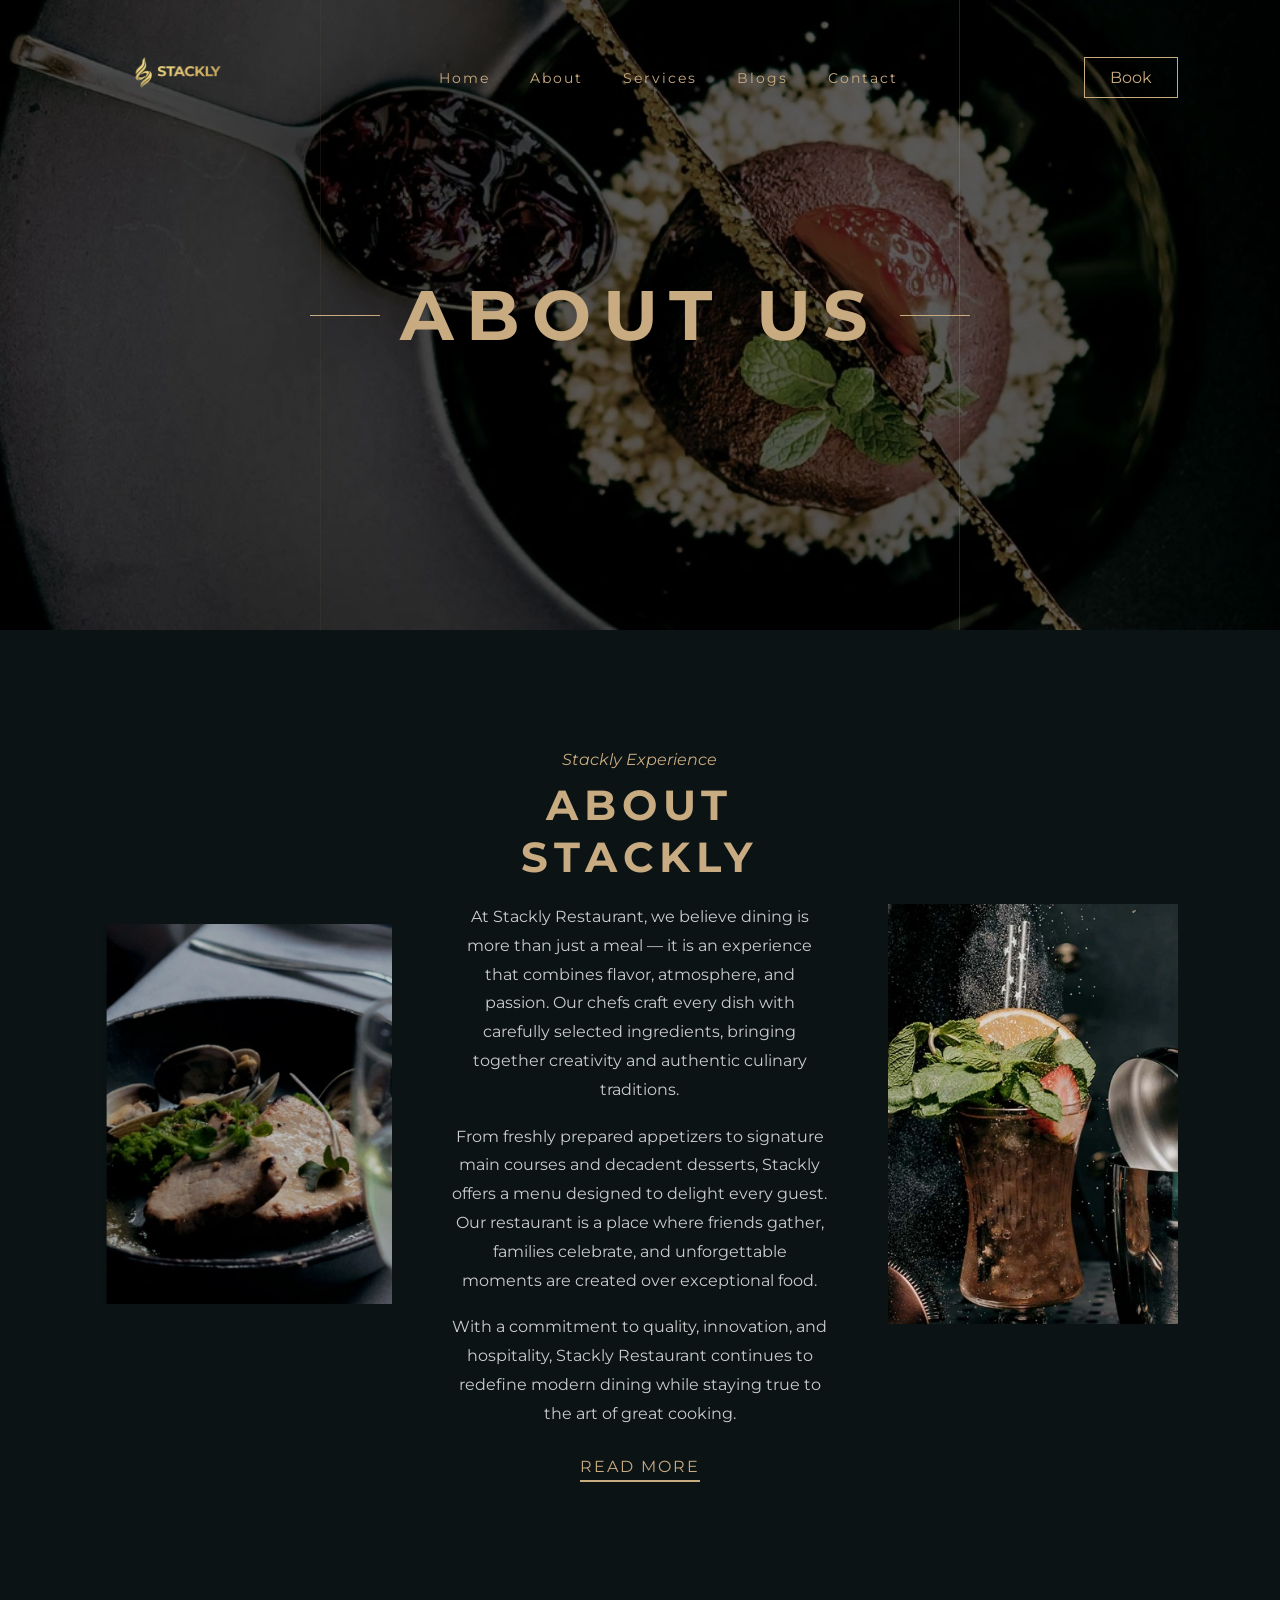
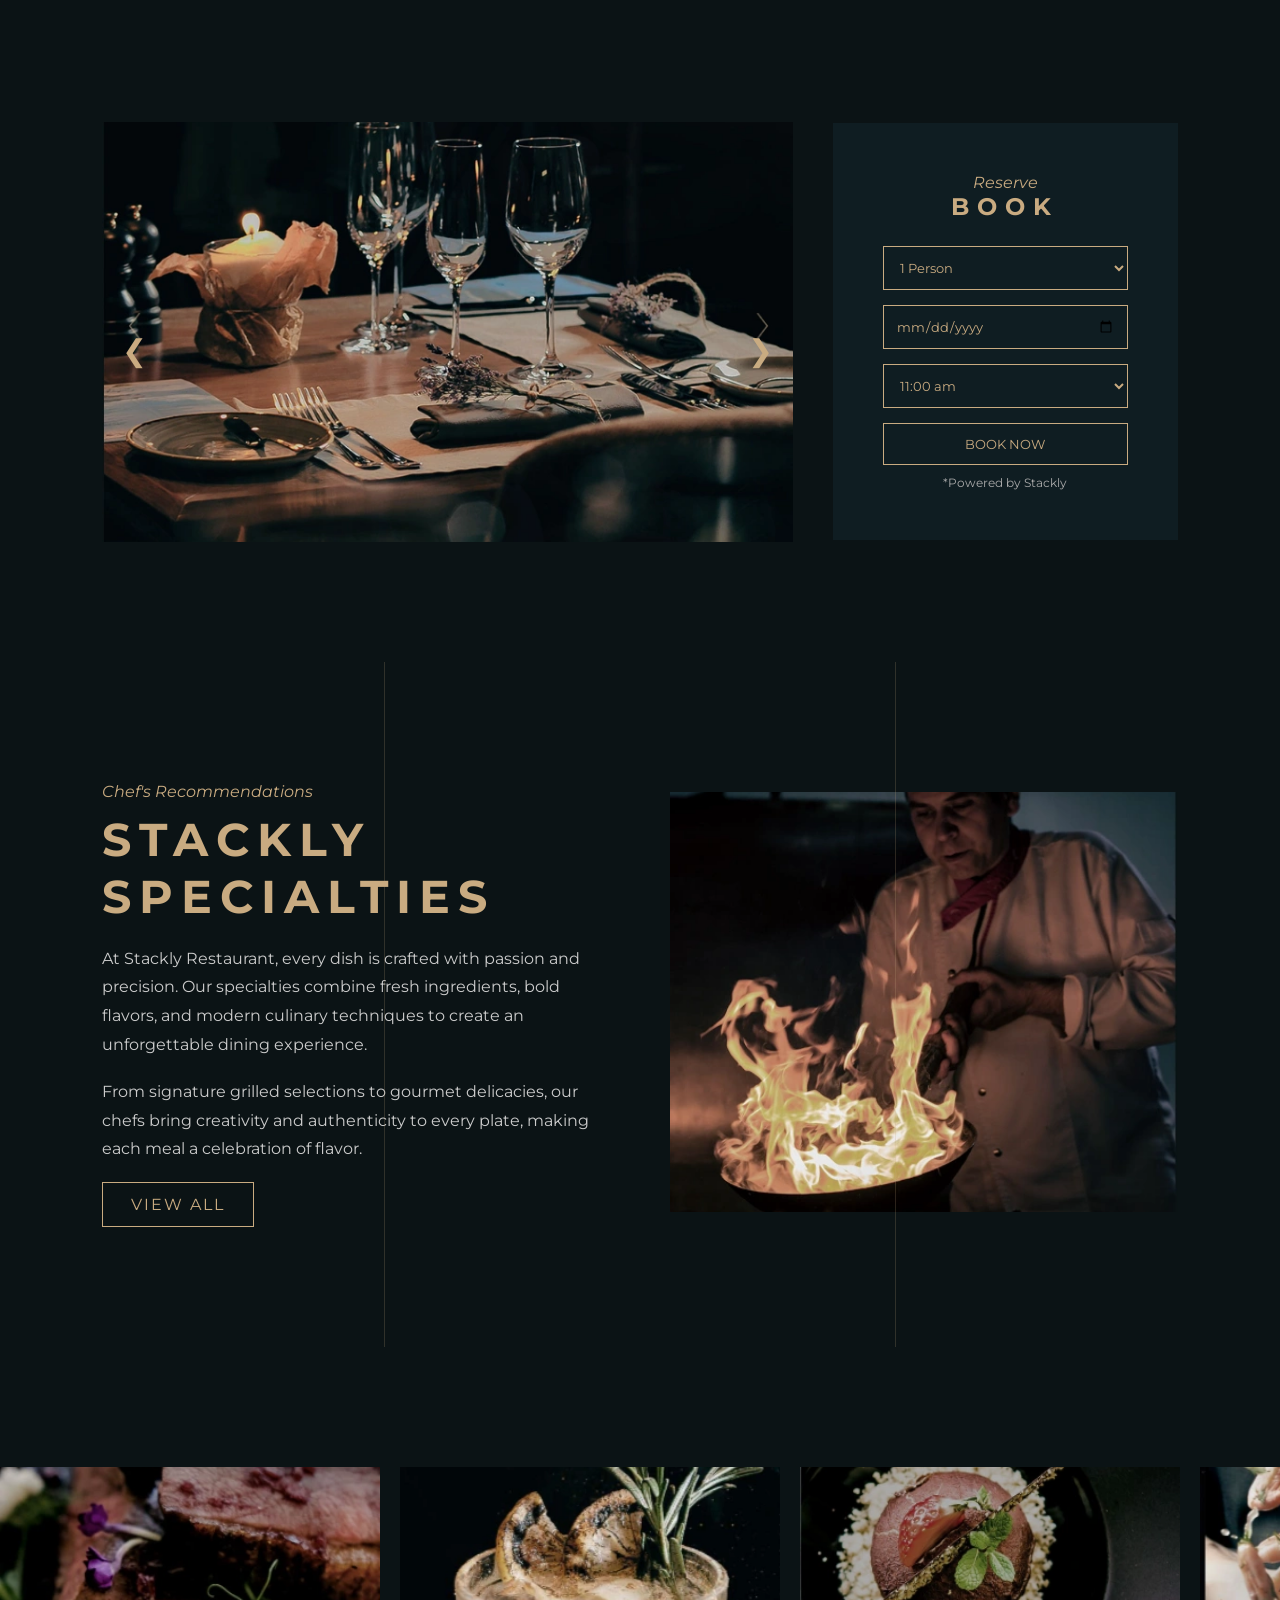
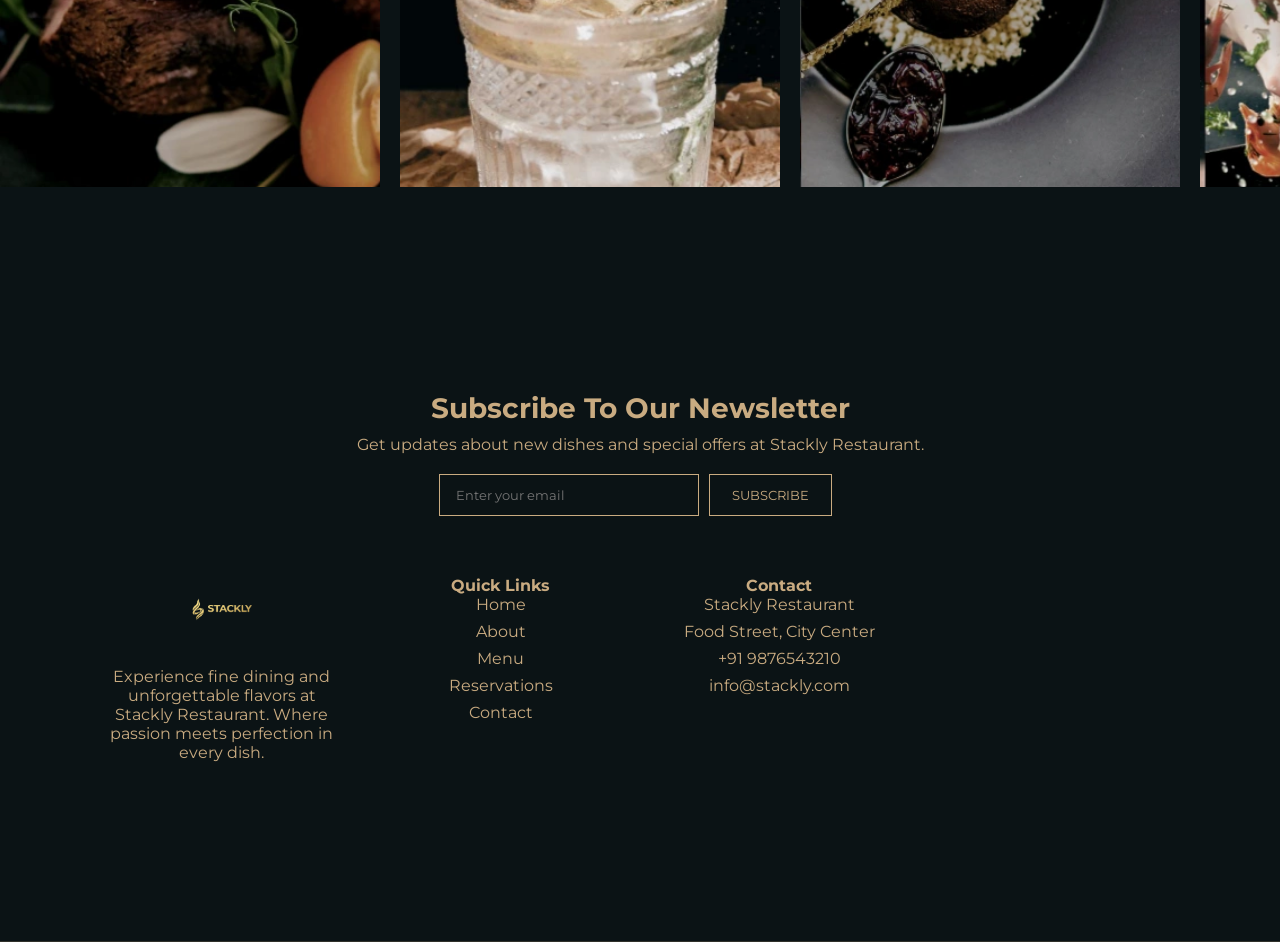
<file: about2.html>
<!DOCTYPE html>
<html lang="en">
<head>

<meta charset="UTF-8">
<meta name="viewport" content="width=device-width, initial-scale=1.0">

<title>Restaurant</title>

<link rel="stylesheet" href="https://cdnjs.cloudflare.com/ajax/libs/font-awesome/6.5.0/css/all.min.css">

<link rel="stylesheet" href="app.css">

<link href="https://fonts.googleapis.com/css2?family=Montserrat:wght@300;400;600&display=swap" rel="stylesheet">

</head>

<body>

    

<header class="navbar">

<div class="nav-container">

<!-- LOGO -->
<!-- LOGO -->
<div class="logo">
<a href="home2.html">
<img src="images/HHHH.webp" alt="Logo">
</a>
</div>

<!-- MENU -->
<nav class="nav-menu">

<div class="close-menu">✕</div>

<ul>

<li class="dropdown">

<a href="home2.html">Home</a>

<ul class="dropdown-menu">

<li><a href="index.html">Home 1</a></li>
</ul>

</li>

<li><a href="about2.html">About</a></li>
<li><a href="services2.html">Services</a></li>
<li><a href="blogs2.html">Blogs</a></li>
<li><a href="contact2.html">Contact</a></li>

</ul>

</nav>

<a href="404page.html" class="book-btn">Book</a>

<div class="hamburger">
<span></span>
<span></span>
<span></span>
</div>

</div>

</header>






<section class="stackly-about-hero">

<div class="about-hero-overlay"></div>

<div class="about-hero-content">

<h1>ABOUT US</h1>

</div>

</section>





<section class="stackly-about-block">

<div class="stackly-about-wrapper">

<!-- LEFT IMAGE -->

<div class="stackly-about-left">
<img src="images/ab4.webp" alt="">
</div>


<!-- CONTENT -->

<div class="stackly-about-center">

<span class="stackly-about-tag">Stackly Experience</span>

<h2 class="stackly-about-title">ABOUT STACKLY</h2>

<p>
At Stackly Restaurant, we believe dining is more than just a meal —
it is an experience that combines flavor, atmosphere, and passion.
Our chefs craft every dish with carefully selected ingredients,
bringing together creativity and authentic culinary traditions.
</p>

<p>
From freshly prepared appetizers to signature main courses and
decadent desserts, Stackly offers a menu designed to delight every
guest. Our restaurant is a place where friends gather, families
celebrate, and unforgettable moments are created over exceptional food.
</p>

<p>
With a commitment to quality, innovation, and hospitality, Stackly
Restaurant continues to redefine modern dining while staying true
to the art of great cooking.
</p>

<a href="404page.html" class="stackly-about-btn">READ MORE</a>

</div>


<!-- RIGHT IMAGE -->

<div class="stackly-about-right">

<img src="images/bg1 (6).webp" alt="">

</div>

</div>

</section>



<section class="stackly-reserve">

<div class="reserve-container">

<!-- LEFT IMAGE SLIDER -->

<div class="reserve-slider">

<img src="images/hh (1).webp" class="reserve-img active">
<img src="images/hh (2).webp" class="reserve-img">
<img src="images/hh (3).webp" class="reserve-img">

<div class="slider-arrows">

<span onclick="prevSlide()">❮</span>
<span onclick="nextSlide()">❯</span>

</div>

</div>


<!-- RIGHT FORM -->

<div class="reserve-form">

<p class="reserve-tag">Reserve</p>

<h2>BOOK</h2>

<select>
<option>1 Person</option>
<option>2 Person</option>
<option>3 Person</option>
<option>4 Person</option>
<option>5 Person</option>
<option>6 Person</option>
</select>

<input type="date">

<select>
<option>11:00 am</option>
<option>12:00 pm</option>
<option>01:00 pm</option>
<option>02:00 pm</option>
<option>07:00 pm</option>
<option>08:00 pm</option>
</select>

<button onclick="window.location.href='404page.html'">BOOK NOW</button>

<p class="reserve-note">*Powered by Stackly</p>

</div>

</div>

</section>

<section class="stackly-special">

<div class="special-container">

<!-- LEFT CONTENT -->

<div class="special-text">

<span class="special-tag">Chef's Recommendations</span>

<h2>STACKLY SPECIALTIES</h2>

<p>
At Stackly Restaurant, every dish is crafted with passion and precision.
Our specialties combine fresh ingredients, bold flavors, and modern culinary
techniques to create an unforgettable dining experience.
</p>

<p>
From signature grilled selections to gourmet delicacies,
our chefs bring creativity and authenticity to every plate,
making each meal a celebration of flavor.
</p>

<a href="404page.html" class="special-btn">VIEW ALL</a>

</div>


<!-- RIGHT IMAGE -->

<div class="special-image">

<img src="images/whiteman.webp" alt="Stackly Special Dish">

</div>

</div>

</section>





<section class="stackly-horizontal-gallery">

<div class="gallery-track">

<div class="gallery-item">
<img src="images/MB (1).webp">
<div class="gallery-overlay">
<h3>Grilled Steak</h3>
</div>
</div>

<div class="gallery-item">
<img src="images/MB (2).webp">
<div class="gallery-overlay">
<h3>Berry Cocktail</h3>
</div>
</div>

<div class="gallery-item">
<img src="images/MB (3).webp">
<div class="gallery-overlay">
<h3>Roasted Chicken</h3>
</div>
</div>

<div class="gallery-item">
<img src="images/MB (4).webp">
<div class="gallery-overlay">
<h3>Italian Pasta</h3>
</div>
</div>

<div class="gallery-item">
<img src="images/MB (5).webp">
<div class="gallery-overlay">
<h3>Chocolate Dessert</h3>
</div>
</div>

<div class="gallery-item">
<img src="images/MB (6).webp">
<div class="gallery-overlay">
<h3>Seafood Special</h3>
</div>
</div>

<div class="gallery-item">
<img src="images/MB (7).webp">
<div class="gallery-overlay">
<h3>Stackly Burger</h3>
</div>
</div>

<div class="gallery-item">
<img src="images/MB (8).webp">
<div class="gallery-overlay">
<h3>Italian Pizza</h3>
</div>
</div>

<div class="gallery-item">
<img src="images/MB (9).webp">
<div class="gallery-overlay">
<h3>Fruit Tart</h3>
</div>
</div>

<div class="gallery-item">
<img src="images/MB (10).webp">
<div class="gallery-overlay">
<h3>Chef Special</h3>
</div>
</div>

</div>

</section>



<footer class="stackly-footer">

<!-- SUBSCRIBE LAYER -->

<div class="footer-subscribe">

<h3>Subscribe To Our Newsletter</h3>

<p>Get updates about new dishes and special offers at Stackly Restaurant.</p>
<div class="subscribe-form">

<input type="email" id="emailInput" placeholder="Enter your email">

<button onclick="validateEmail()">SUBSCRIBE</button>

<p id="emailError"></p>

</div>


<!-- MAIN FOOTER -->

<div class="footer-container">

<!-- LOGO -->
<div class="footer-logo">

<h2>
<a href="home2.html">
<img src="images/HHHH.webp" alt="Stackly Logo">
</a>
</h2>

<p>
Experience fine dining and unforgettable flavors at Stackly Restaurant.
Where passion meets perfection in every dish.
</p>

</div>


<!-- LINKS -->

<div class="footer-links">

<h4>Quick Links</h4>

<ul>

<li><a href="home2.html">Home</a></li>
<li><a href="about2.html">About</a></li>
<li><a href="404page.html">Menu</a></li>
<li><a href="404page.html">Reservations</a></li>
<li><a href="contact2.html">Contact</a></li>

</ul>

</div>


<!-- CONTACT -->

<div class="footer-contact">

<h4>Contact</h4>

<p>Stackly Restaurant</p>
<p>Food Street, City Center</p>
<p>+91 9876543210</p>
<p>info@stackly.com</p>

</div>


<!-- SOCIAL -->

<div class="footer-social">

<h4>Follow Us</h4>

<div class="social-icons">

<a href="404page.html"><i class="fab fa-facebook-f"></i></a>
<a href="404page.html"><i class="fab fa-instagram"></i></a>
<a href="404page.html"><i class="fab fa-twitter"></i></a>
<a href="404page.html"><i class="fab fa-youtube"></i></a>

</div>

</div>

</div>


<!-- COPYRIGHT -->

<div class="footer-bottom">

<p>© 2026 Stackly Restaurant. All Rights Reserved.</p>

</div>

</footer>


<button id="stacklyScrollTop">↑</button>
<script src="script.js"></script>

</body>
</html>
</file>
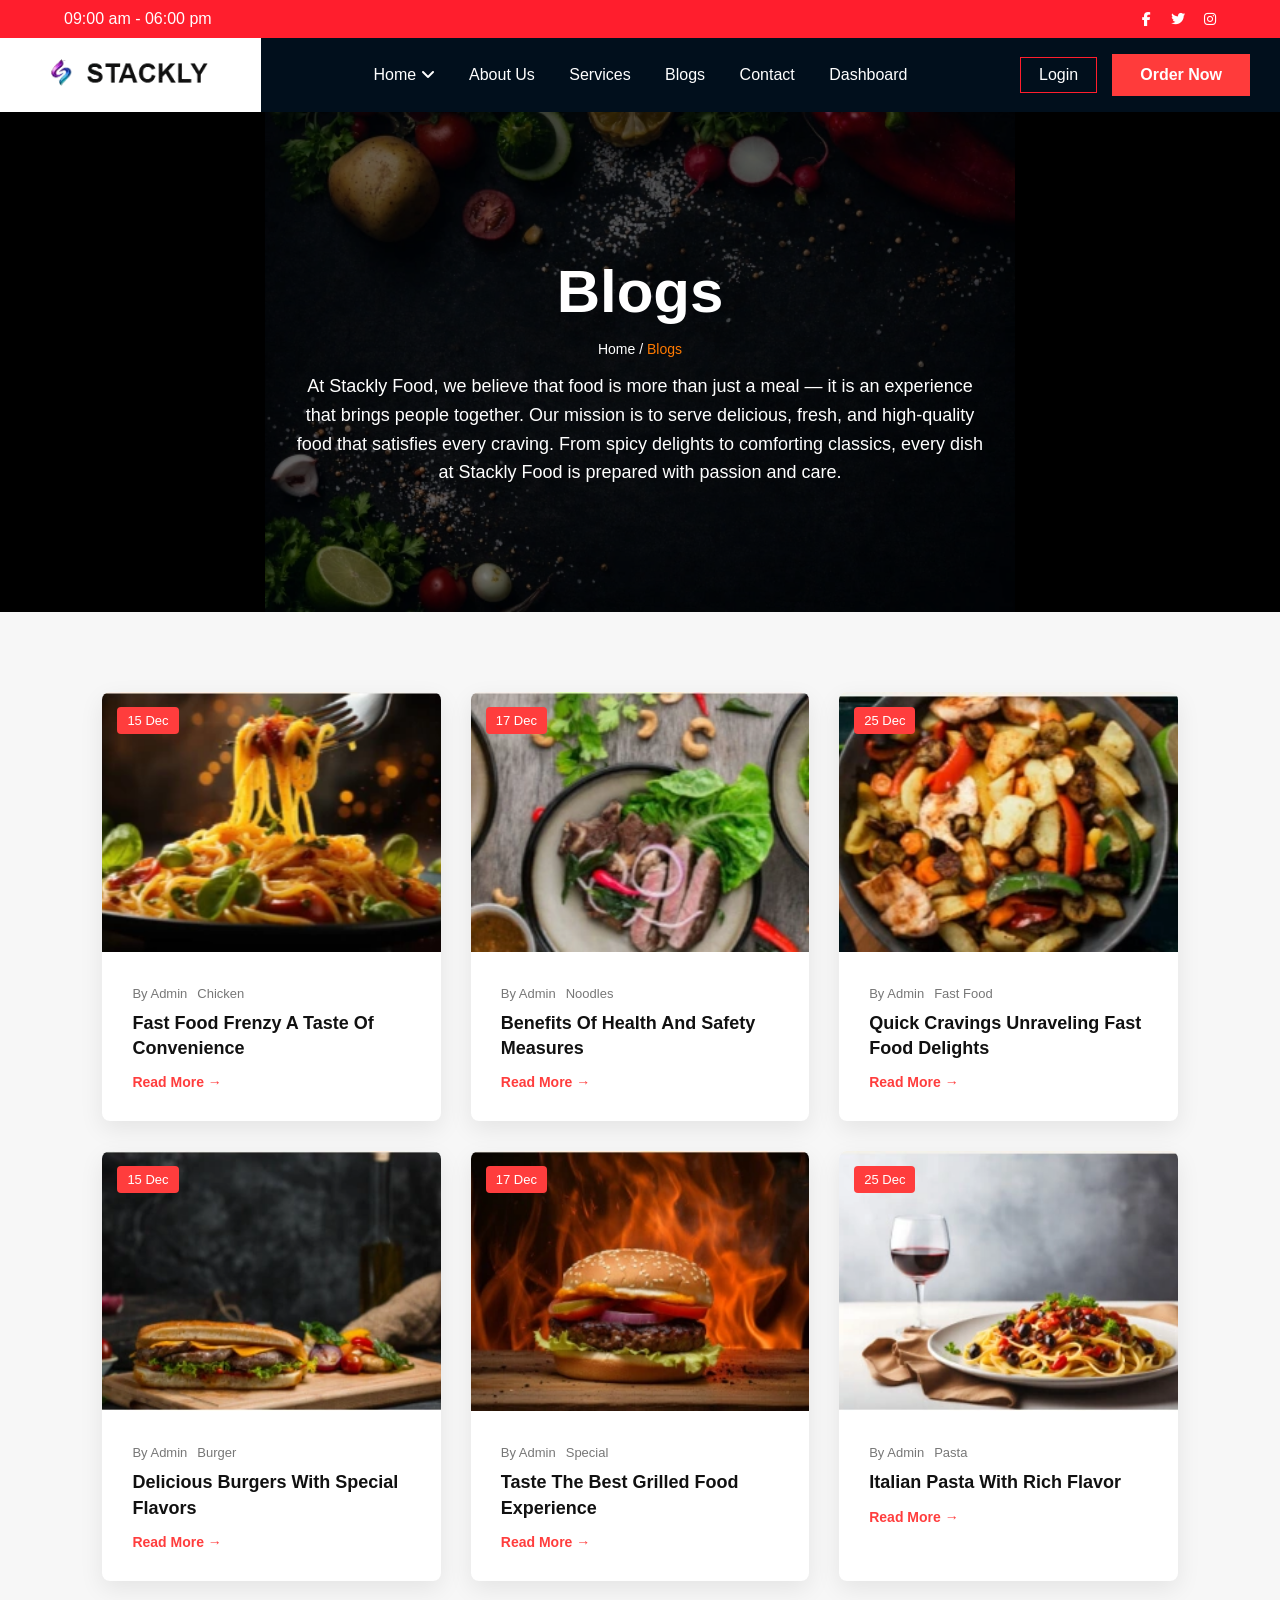
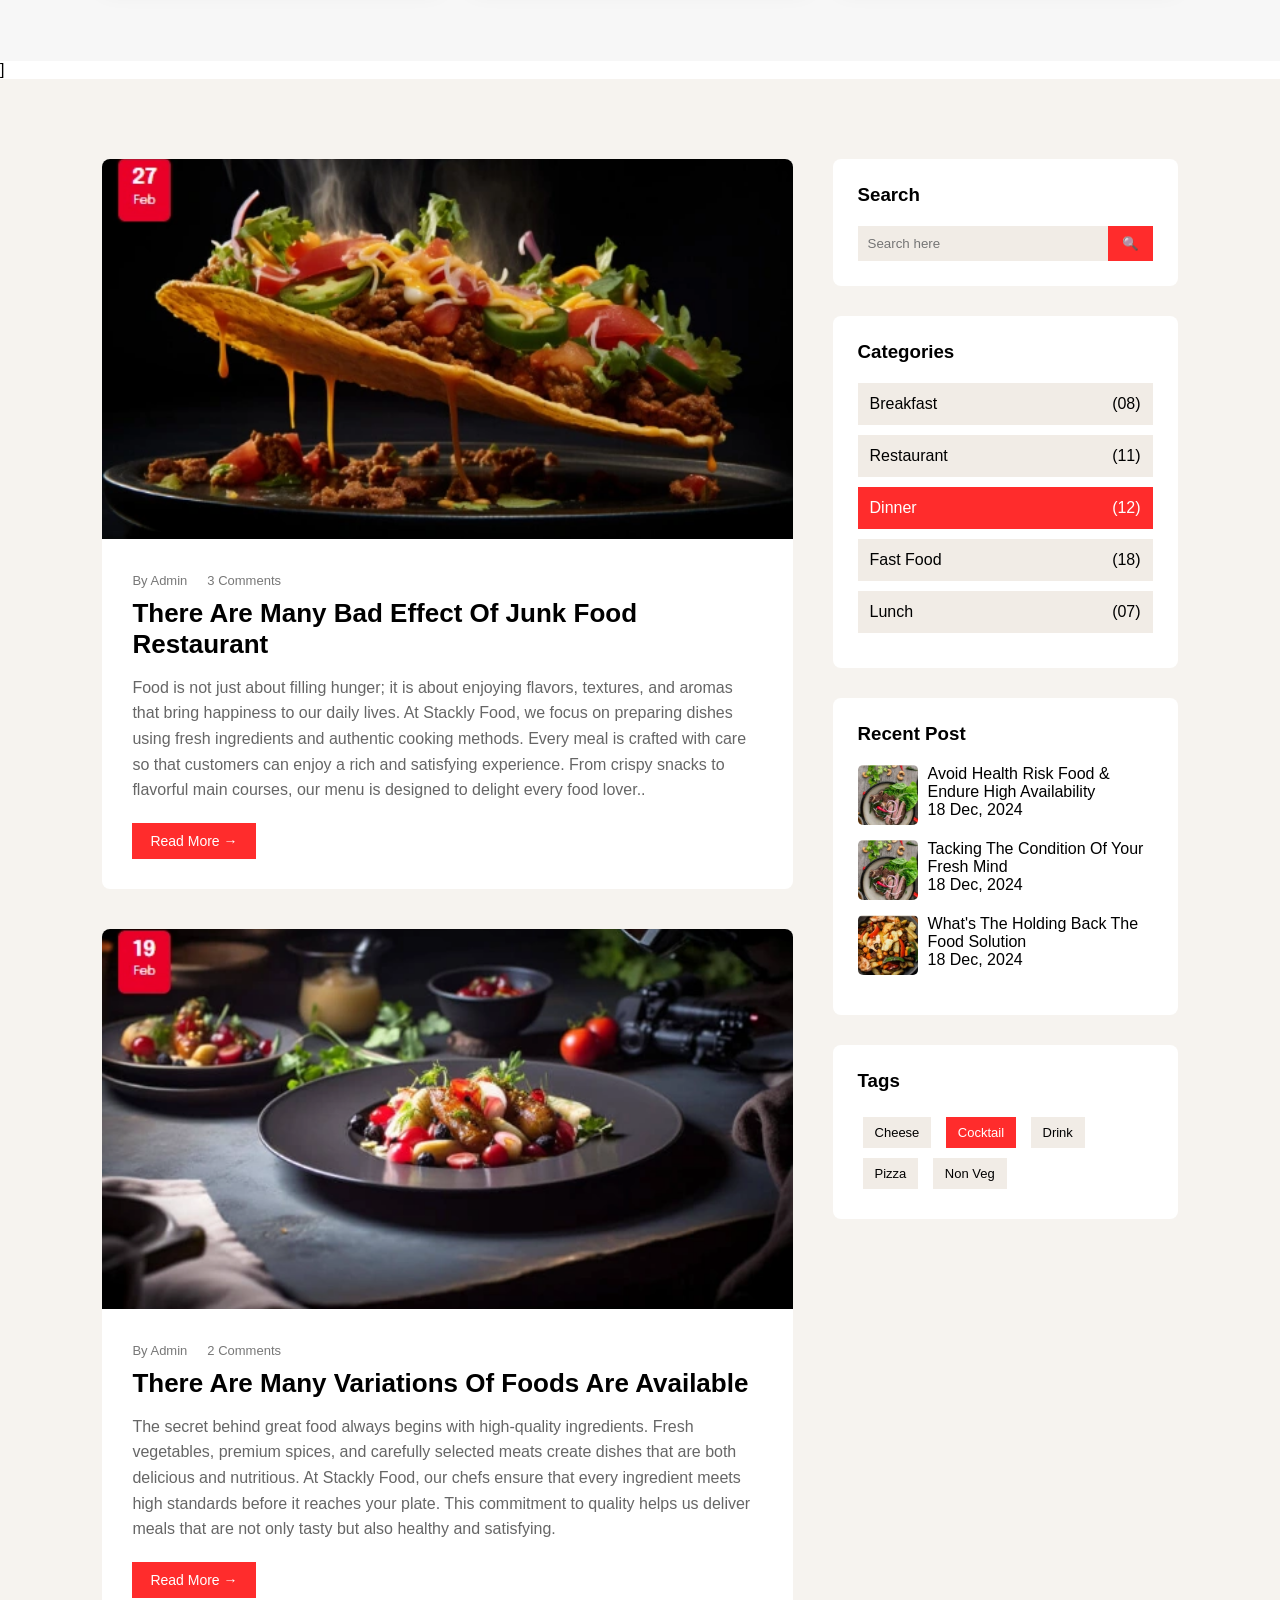
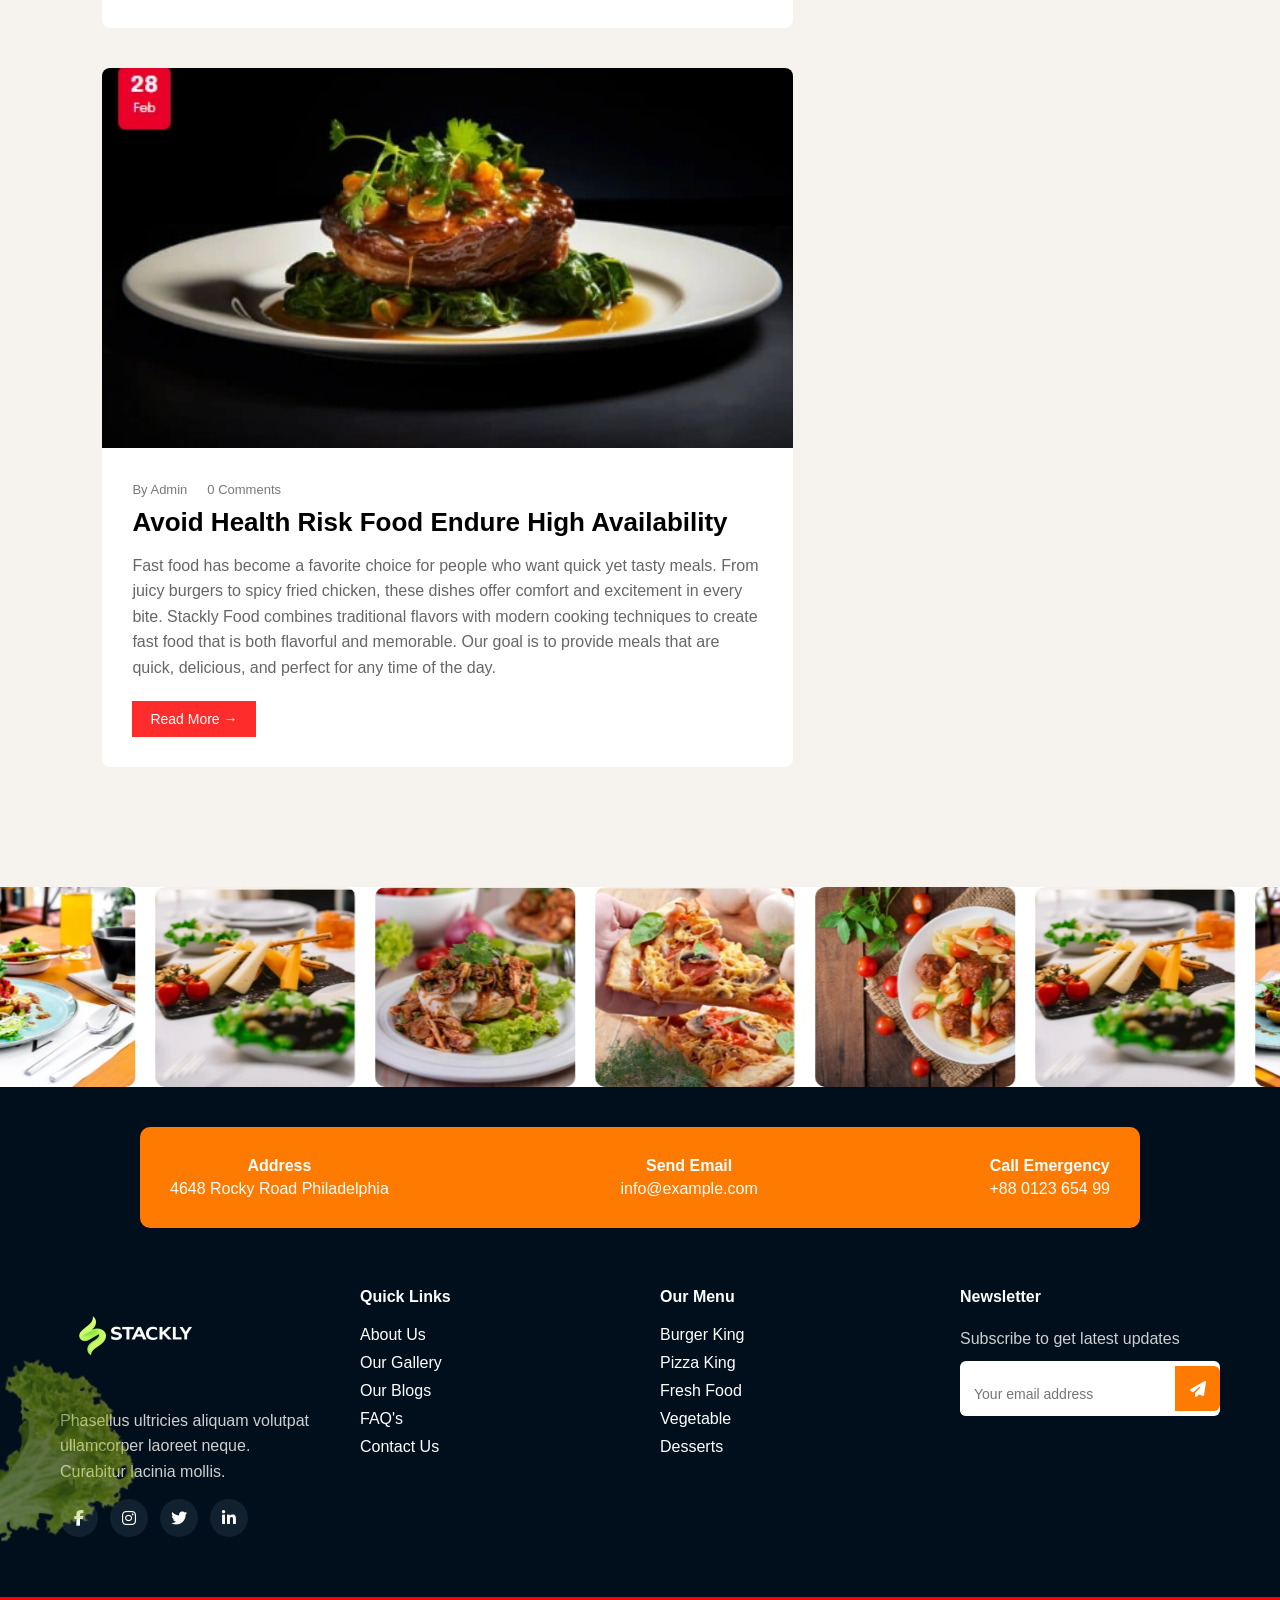
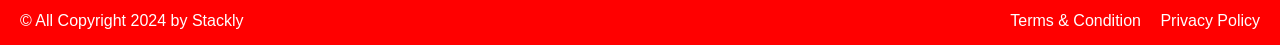
<file: blogs.html>
<!DOCTYPE html>
<html lang="en">
<head>
<meta charset="UTF-8">
<meta name="viewport" content="width=device-width, initial-scale=1.0">
<title>Stackly Restaurant</title>

<link rel="stylesheet" href="style.css">
<link href="https://cdnjs.cloudflare.com/ajax/libs/font-awesome/6.5.0/css/all.min.css" rel="stylesheet">

</head>
<body>

<!-- TOP RED BAR -->
<div class="top-bar">
  <div class="top-container">
    <div class="time">09:00 am - 06:00 pm</div>
    <div class="social">
      <a href="404.html"><i class="fab fa-facebook-f"></i></a>
      <a href="404.html"><i class="fab fa-twitter"></i></a>
      <a href="404.html"><i class="fab fa-instagram"></i></a>
    </div>
  </div>
</div>

<!-- HEADER -->
<header>
  <div class="header-container">

   <div class="logo-area">
  <a href="index.html">
    <img src="images/logo2.webp" alt="logo">
  </a>
</div>

    <!-- NAV CENTER -->
    <nav>
      <ul class="nav-links">
        <li class="dropdown">
          <a href="index.html">Home <i class="fas fa-angle-down"></i></a>
          <ul class="dropdown-menu">
            
            <li><a href="home2.html">Home 2</a></li>
          </ul>
        </li>
        <li><a href="about.html">About Us</a></li>
        <li><a href="services.html">Services</a></li>
        <li><a href="blogs.html">Blogs</a></li>
        <li><a href="contact.html">Contact</a></li>
        <li><a href="dashboard.html">Dashboard</a></li>
      </ul>
    </nav>

    <!-- RIGHT BUTTONS -->
    <div class="nav-right">
      <a href="login.html" class="login-btn">Login</a>
      <a href="404.html" class="order-btn">Order Now</a>
      <div class="hamburger" onclick="toggleMenu()">
        <i class="fas fa-bars"></i>
      </div>
    </div>

  </div>
</header>


<!-- MOBILE MENU -->
<div class="mobile-menu" id="mobileMenu">

<div class="mobile-top">
<img src="images/logo2.webp">
<i class="fas fa-times" onclick="toggleMenu()"></i>
</div>

<ul>

<li class="dropdown">

<span onclick="toggleDropdown()">Home <i class="fas fa-chevron-down"></i></span>

<ul class="dropdown-menu" id="homeDropdown">

<li><a href="home2.html">Home 2</a></li>
</ul>

</li>

<li><a href="about.html">About Us</a></li>
<li><a href="services.html">Services</a></li>
<li><a href="blogs.html">Blogs</a></li>
<li><a href="contact.html">Contact</a></li>
<li><a href="dashboard.html">Dashboard</a></li>

</ul>

<div class="mobile-contact">
<p>Main Street, India</p>
<p>info@stackly.com</p>
<p>+91 9876543210</p>
</div>

<a href="login.html" class="login-btn mobile-btn">Login</a>
<a href="404.html" class="order-btn mobile-btn">Order Now</a>

<div class="mobile-social">
<a href="404.html"><i class="fab fa-facebook-f"></i></a>
<a href="404.html"><i class="fab fa-twitter"></i></a>
<a href="404.html"><i class="fab fa-instagram"></i></a>
</div>

</div>






<!-- ===== ABOUT HERO SECTION ===== -->
<section class="about-hero-section">

<div class="about-hero-overlay"></div>

<div class="about-hero-content">
<h1>Blogs</h1>

<p class="about-breadcrumb">
Home / <span>Blogs</span>
</p>

<p class="about-description">
At Stackly Food, we believe that food is more than just a meal — it is an experience that brings people together. Our mission is to serve delicious, fresh, and high-quality food that satisfies every craving. From spicy delights to comforting classics, every dish at Stackly Food is prepared with passion and care.
</p>
</div>

</section>
<script>
document.addEventListener("DOMContentLoaded",function(){

const hero = document.querySelector(".about-hero-content");

hero.style.opacity = "0";

setTimeout(()=>{
hero.style.opacity = "1";
hero.style.transition = "1s";
},200);

}); </script>





<section class="stackly-blog-section">

<div class="stackly-blog-container">

<!-- BLOG CARD -->
<div class="stackly-blog-card stackly-animate">
    
    <div class="stackly-blog-img">
        <img src="images/l (1).webp" alt="food">
        <span class="stackly-date">15 Dec</span>
    </div>

    <div class="stackly-blog-content">
        <div class="stackly-meta">
            <span>By Admin</span>
            <span>Chicken</span>
        </div>

        <h3>Fast Food Frenzy A Taste Of Convenience</h3>

        <a href="404.html" class="stackly-readmore">
            Read More →
        </a>
    </div>

</div>


<!-- BLOG CARD -->
<div class="stackly-blog-card stackly-animate">

    <div class="stackly-blog-img">
        <img src="images/l (2).webp" alt="food">
        <span class="stackly-date">17 Dec</span>
    </div>

    <div class="stackly-blog-content">

        <div class="stackly-meta">
            <span>By Admin</span>
            <span>Noodles</span>
        </div>

        <h3>Benefits Of Health And Safety Measures</h3>

        <a href="404.html" class="stackly-readmore">
            Read More →
        </a>

    </div>

</div>


<!-- BLOG CARD -->
<div class="stackly-blog-card stackly-animate">

    <div class="stackly-blog-img">
        <img src="images/l (3).webp" alt="food">
        <span class="stackly-date">25 Dec</span>
    </div>

    <div class="stackly-blog-content">

        <div class="stackly-meta">
            <span>By Admin</span>
            <span>Fast Food</span>
        </div>

        <h3>Quick Cravings Unraveling Fast Food Delights</h3>

        <a href="404.html" class="stackly-readmore">
            Read More →
        </a>

    </div>

</div>


<!-- BLOG CARD -->
<div class="stackly-blog-card stackly-animate">

    <div class="stackly-blog-img">
        <img src="images/i4 (1).webp" alt="food">
        <span class="stackly-date">15 Dec</span>
    </div>

    <div class="stackly-blog-content">

        <div class="stackly-meta">
            <span>By Admin</span>
            <span>Burger</span>
        </div>

        <h3>Delicious Burgers With Special Flavors</h3>

        <a href="404.html" class="stackly-readmore">
            Read More →
        </a>

    </div>

</div>


<!-- BLOG CARD -->
<div class="stackly-blog-card stackly-animate">

    <div class="stackly-blog-img">
        <img src="images/i4 (2).webp" alt="food">
        <span class="stackly-date">17 Dec</span>
    </div>

    <div class="stackly-blog-content">

        <div class="stackly-meta">
            <span>By Admin</span>
            <span>Special</span>
        </div>

        <h3>Taste The Best Grilled Food Experience</h3>

        <a href="404.html" class="stackly-readmore">
            Read More →
        </a>

    </div>

</div>


<!-- BLOG CARD -->
<div class="stackly-blog-card stackly-animate">

    <div class="stackly-blog-img">
        <img src="images/i4 (3).webp" alt="food">
        <span class="stackly-date">25 Dec</span>
    </div>

    <div class="stackly-blog-content">

        <div class="stackly-meta">
            <span>By Admin</span>
            <span>Pasta</span>
        </div>

        <h3>Italian Pasta With Rich Flavor</h3>

        <a href="404.html" class="stackly-readmore">
            Read More →
        </a>

    </div>

</div>


</div>
</section>


<script>

  const stacklyObserver = new IntersectionObserver(entries => {
entries.forEach(entry => {

if(entry.isIntersecting){
entry.target.classList.add("active");
}

});

},{threshold:0.2});

document.querySelectorAll(".stackly-animate").forEach(el=>{
stacklyObserver.observe(el);
});
</script>
]




<section class="stackly-blogpage">

<div class="stackly-blog-wrapper">

<!-- LEFT BLOG AREA -->
<div class="stackly-blog-left">

<!-- BLOG POST -->
<div class="stackly-blog-post stackly-scroll">

<div class="stackly-blog-image">
<img src="images/nh (1).webp">

</div>

<div class="stackly-blog-content">

<div class="stackly-blog-meta">
<span>By Admin</span>
<span>3 Comments</span>
</div>

<h2>There Are Many Bad Effect Of Junk Food Restaurant</h2>

<p>
Food is not just about filling hunger; it is about enjoying flavors, textures, and aromas that bring happiness to our daily lives. At Stackly Food, we focus on preparing dishes using fresh ingredients and authentic cooking methods. Every meal is crafted with care so that customers can enjoy a rich and satisfying experience. From crispy snacks to flavorful main courses, our menu is designed to delight every food lover..
</p>

<a href="404.html" class="stackly-read-btn">Read More →</a>

</div>

</div>


<!-- BLOG POST -->
<div class="stackly-blog-post stackly-scroll">

<div class="stackly-blog-image">
<img src="images/nh (2).webp">

</div>

<div class="stackly-blog-content">

<div class="stackly-blog-meta">
<span>By Admin</span>
<span>2 Comments</span>
</div>

<h2>There Are Many Variations Of Foods Are Available</h2>

<p>
The secret behind great food always begins with high-quality ingredients. Fresh vegetables, premium spices, and carefully selected meats create dishes that are both delicious and nutritious. At Stackly Food, our chefs ensure that every ingredient meets high standards before it reaches your plate. This commitment to quality helps us deliver meals that are not only tasty but also healthy and satisfying.
</p>

<a href="404.html" class="stackly-read-btn">Read More →</a>

</div>

</div>


<!-- BLOG POST -->
<div class="stackly-blog-post stackly-scroll">

<div class="stackly-blog-image">
<img src="images/nh (3).webp">

</div>

<div class="stackly-blog-content">

<div class="stackly-blog-meta">
<span>By Admin</span>
<span>0 Comments</span>
</div>

<h2>Avoid Health Risk Food Endure High Availability</h2>
<p>
Fast food has become a favorite choice for people who want quick yet tasty meals. From juicy burgers to spicy fried chicken, these dishes offer comfort and excitement in every bite. Stackly Food combines traditional flavors with modern cooking techniques to create fast food that is both flavorful and memorable. Our goal is to provide meals that are quick, delicious, and perfect for any time of the day.
</p>

<a href="404.html" class="stackly-read-btn">Read More →</a>

</div>

</div>

</div>



<!-- RIGHT SIDEBAR -->
<div class="stackly-blog-sidebar">

<!-- SEARCH -->
<div class="stackly-sidebar-box">

<h3>Search</h3>

<div class="stackly-search-box">
<input type="text" placeholder="Search here">
<button>🔍</button>
</div>

</div>


<!-- CATEGORIES -->
<div class="stackly-sidebar-box">

<h3>Categories</h3>

<ul class="stackly-category-list">

<li>Breakfast <span>(08)</span></li>
<li>Restaurant <span>(11)</span></li>
<li class="active">Dinner <span>(12)</span></li>
<li>Fast Food <span>(18)</span></li>
<li>Lunch <span>(07)</span></li>

</ul>

</div>


<!-- RECENT POSTS -->
<div class="stackly-sidebar-box">

<h3>Recent Post</h3>

<div class="stackly-recent-post">
<img src="images/l (2).webp">
<div>
<p>Avoid Health Risk Food & Endure High Availability</p>
<span>18 Dec, 2024</span>
</div>
</div>

<div class="stackly-recent-post">
<img src="images/l (2).webp">
<div>
<p>Tacking The Condition Of Your Fresh Mind</p>
<span>18 Dec, 2024</span>
</div>
</div>

<div class="stackly-recent-post">
<img src="images/l (3).webp">
<div>
<p>What's The Holding Back The Food Solution</p>
<span>18 Dec, 2024</span>
</div>
</div>

</div>


<!-- TAGS -->
<div class="stackly-sidebar-box">

<h3>Tags</h3>

<div class="stackly-tags">

<span>Cheese</span>
<span class="active">Cocktail</span>
<span>Drink</span>
<span>Pizza</span>
<span>Non Veg</span>

</div>

</div>

</div>

</div>
</section>


<script>
const observer = new IntersectionObserver(entries => {

entries.forEach(entry => {

if(entry.isIntersecting){
entry.target.classList.add("active");
}

});

},{threshold:0.2});

document.querySelectorAll(".stackly-scroll").forEach(el=>{
observer.observe(el);
});


</script>

<!-- ================= IMAGE SCROLL ================= -->
<section class="image-scroll-section">
  <div class="image-scroll-wrapper">

    <!-- 7 Images -->
    <img src="images/P1 (1).webp" alt="">
    <img src="images/P1 (2).webp" alt="">
    <img src="images/P1 (3).webp" alt="">
    <img src="images/P1 (4).webp" alt="">
    <img src="images/P1 (5).webp" alt="">
    <img src="images/P1 (2).webp" alt="">
    <img src="images/P1 (1).webp" alt="">

    <!-- Duplicate for infinite loop -->
   <img src="images/P1 (1).webp" alt="">
    <img src="images/P1 (2).webp" alt="">
    <img src="images/P1 (3).webp" alt="">
    <img src="images/P1 (4).webp" alt="">
    <img src="images/P1 (5).webp" alt="">
    <img src="images/P1 (2).webp" alt="">
    <img src="images/P1 (1).webp" alt="">

  </div>
</section>


<script>
document.addEventListener("DOMContentLoaded", function () {

  const wrapper = document.querySelector(".image-scroll-wrapper");

  let position = 0;
  const speed = 0.6; // scroll speed

  function autoScroll() {

    position += speed;

    if (position >= wrapper.scrollWidth / 2) {
      position = 0;
    }

    wrapper.style.transform = "translateX(-" + position + "px)";

    requestAnimationFrame(autoScroll);
  }

  autoScroll();

});
</script>






<!-- ================= FOOTER ================= -->
<footer class="main-footer">

<!-- CORNER IMAGES -->
<img src="images/GREEN.webp" class="footer-left" alt="">



<!-- ORANGE CONTACT BOX -->
<div class="footer-contact-box">

<div>
<h4>Address</h4>
<p>4648 Rocky Road Philadelphia</p>
</div>

<div>
<h4>Send Email</h4>
<p>info@example.com</p>
</div>

<div>
<h4>Call Emergency</h4>
<p>+88 0123 654 99</p>
</div>

</div>


<!-- FOOTER CONTENT -->
<div class="footer-content">

<!-- COLUMN 1 -->
<div class="footer-col">
<h3 class="logo-title">
  <a href="index.html">
    <img src="images/loo.webp" alt="Stackly Logo">
  </a>
</h3>

<p>
Phasellus ultricies aliquam volutpat ullamcorper laoreet neque.
Curabitur lacinia mollis.
</p>

<!-- SOCIAL ICONS -->
<div class="footer-social">
<a href="404.html"><i class="fab fa-facebook-f"></i></a>
<a href="404.html"><i class="fab fa-instagram"></i></a>
<a href="404.html"><i class="fab fa-twitter"></i></a>
<a href="404.html"><i class="fab fa-linkedin-in"></i></a>
</div>

</div>


<!-- COLUMN 2 -->
<div class="footer-col">

<h4>Quick Links</h4>

<ul>
<li><a href="404.html">About Us</a></li>
<li><a href="404.html">Our Gallery</a></li>
<li><a href="404.html">Our Blogs</a></li>
<li><a href="404.html">FAQ's</a></li>
<li><a href="404.html">Contact Us</a></li>
</ul>

</div>


<!-- COLUMN 3 -->
<div class="footer-col">

<h4>Our Menu</h4>

<ul>
<ul>
<li><a href="404.html">Burger King</a></li>
<li><a href="404.html">Pizza King</a></li>
<li><a href="404.html">Fresh Food</a></li>
<li><a href="404.html">Vegetable</a></li>
<li><a href="404.html">Desserts</a></li>
</ul>

</div>


<!-- COLUMN 4 -->
<div class="footer-col">

<h4>Newsletter</h4>

<p>Subscribe to get latest updates</p>
<div class="subscribe-box">

<input type="email" id="emailInput" placeholder="Your email address">

<button id="subscribeBtn" type="button">
<i class="fa-solid fa-paper-plane"></i>
</button>

</div>

<p id="emailError" style="color:red;font-size:14px;margin-top:6px;"></p>

</div>
</div>

<!-- FOOTER BOTTOM -->
<div class="footer-bottom">

<p>© All Copyright 2024 by Stackly</p>

<div>
<span onclick="window.location.href='404.html'" style="cursor:pointer;">
Terms & Condition
</span>

<span onclick="window.location.href='404.html'" style="cursor:pointer;">
Privacy Policy
</span>
</div>

</div>

</footer>

<script>

  
  document.getElementById("subscribeBtn").addEventListener("click", function () {

let email = document.getElementById("emailInput").value.trim();
let error = document.getElementById("emailError");

let emailPattern = /^[^\s@]+@[^\s@]+\.[^\s@]+$/;

if(email === ""){
error.innerText = "Please enter your email address";
return;
}

if(!emailPattern.test(email)){
error.innerText = "Please enter a valid email address";
return;
}

/* clear error */
error.innerText = "";

/* redirect */
window.location.href = "404.html";

});
</script>







<script src="main.js"></script>
</body>
</html>
</file>
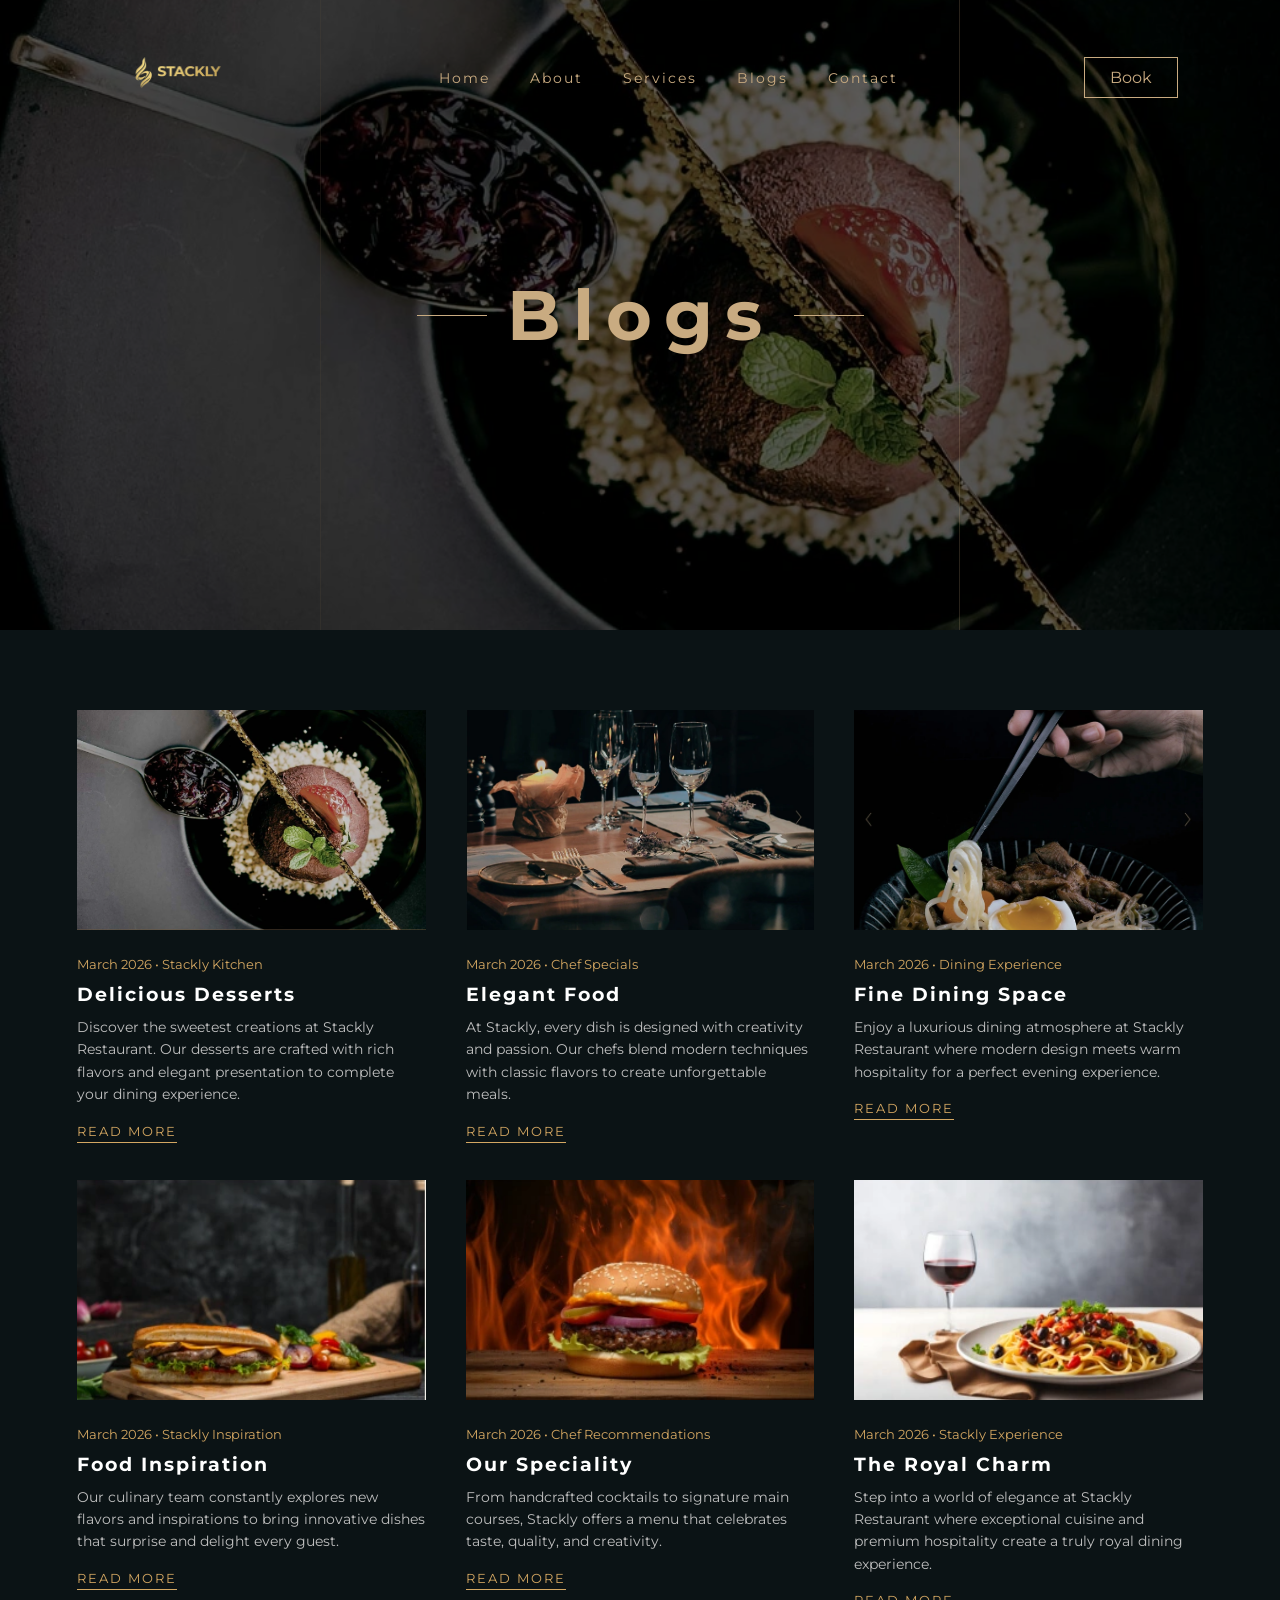
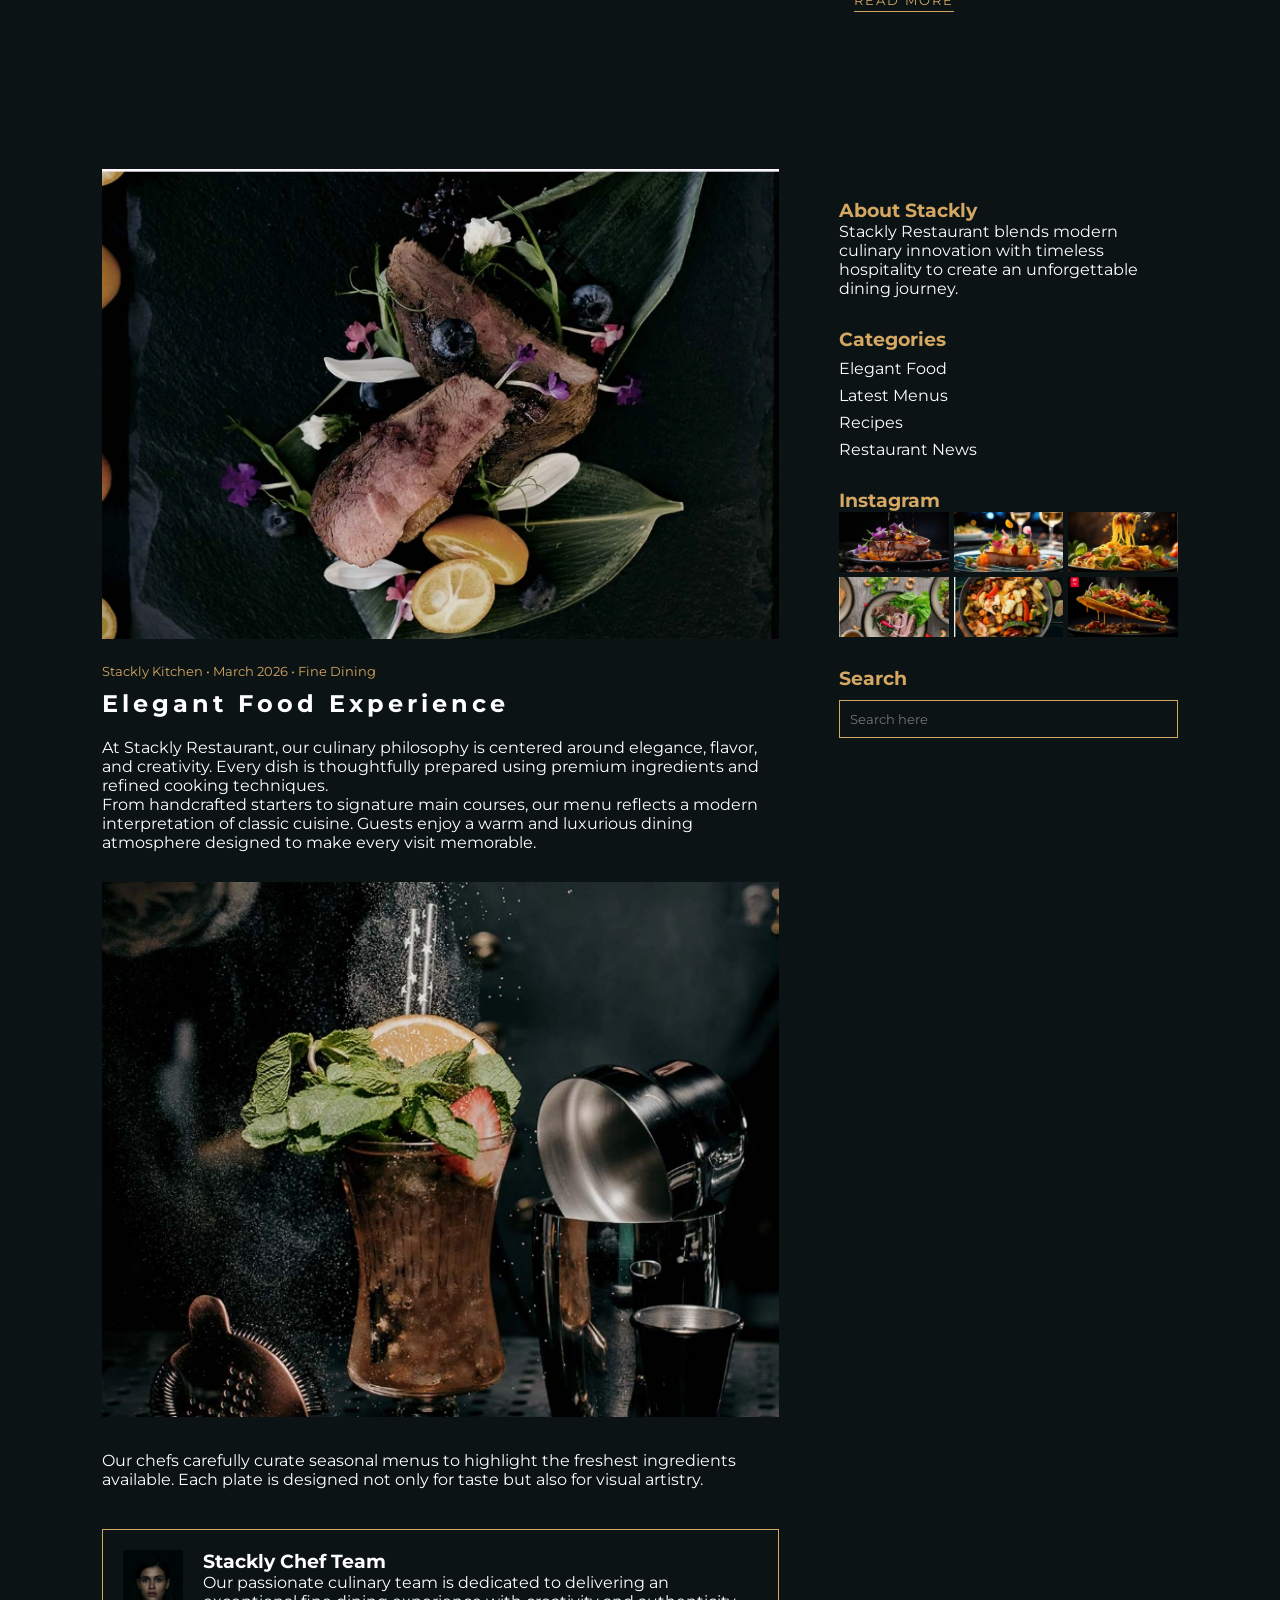
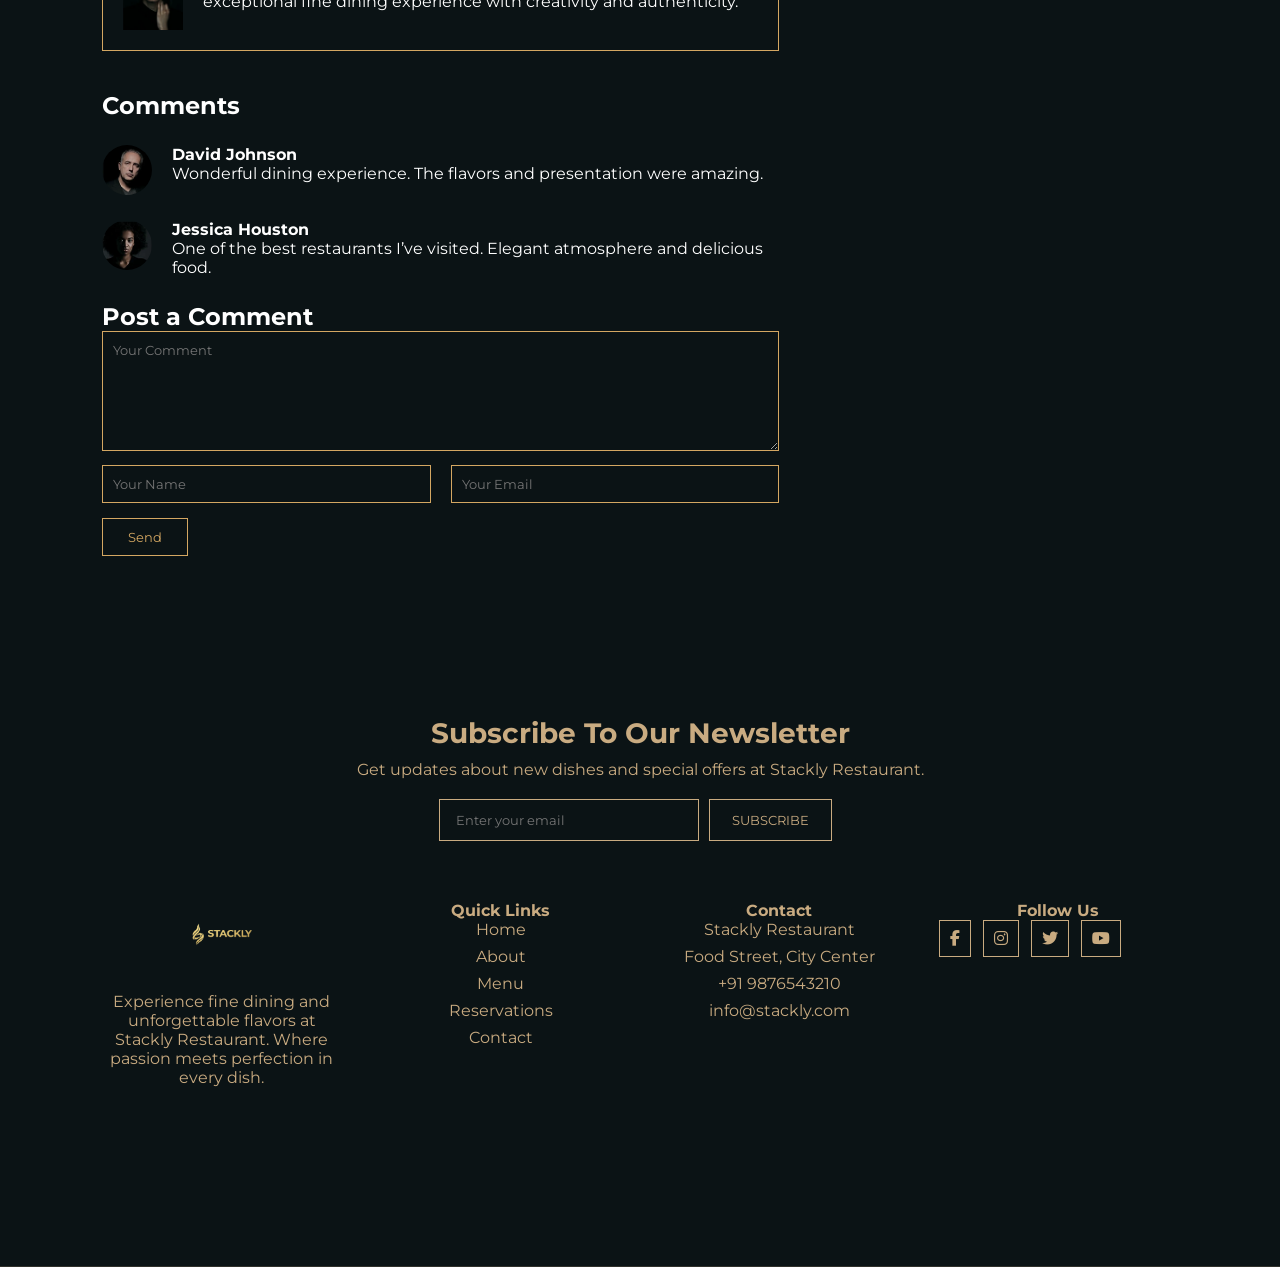
<file: blogs2.html>
<!DOCTYPE html>
<html lang="en">
<head>

<meta charset="UTF-8">
<meta name="viewport" content="width=device-width, initial-scale=1.0">

<title>Restaurant</title>

<link rel="stylesheet" href="https://cdnjs.cloudflare.com/ajax/libs/font-awesome/6.5.0/css/all.min.css">

<link rel="stylesheet" href="app.css">

<link href="https://fonts.googleapis.com/css2?family=Montserrat:wght@300;400;600&display=swap" rel="stylesheet">

</head>

<body>


    

<header class="navbar">

<div class="nav-container">

<!-- LOGO -->
<!-- LOGO -->
<div class="logo">
<a href="home2.html">
<img src="images/HHHH.webp" alt="Logo">
</a>
</div>

<!-- MENU -->
<nav class="nav-menu">

<div class="close-menu">✕</div>

<ul>

<li class="dropdown">

<a href="home2.html">Home</a>

<ul class="dropdown-menu">

<li><a href="index.html">Home 1</a></li>
</ul>

</li>

<li><a href="about2.html">About</a></li>
<li><a href="services2.html">Services</a></li>
<li><a href="blogs2.html">Blogs</a></li>
<li><a href="contact2.html">Contact</a></li>

</ul>

</nav>

<a href="404page.html" class="book-btn">Book</a>

<div class="hamburger">
<span></span>
<span></span>
<span></span>
</div>

</div>

</header>



<section class="stackly-about-hero">

<div class="about-hero-overlay"></div>

<div class="about-hero-content">

<h1>Blogs</h1>

</div>

</section>




<section class="stackly-blog">

<div class="blog-container">

<!-- BLOG 1 -->
<div class="blog-card">

<img src="images/bg1 (4).webp" alt="blog">

<div class="blog-content">

<span class="blog-date">March 2026 • Stackly Kitchen</span>

<h3>Delicious Desserts</h3>

<p>
Discover the sweetest creations at Stackly Restaurant. Our desserts are crafted
with rich flavors and elegant presentation to complete your dining experience.
</p>

<a href="404page.html">READ MORE</a>

</div>

</div>


<!-- BLOG 2 -->
<div class="blog-card">

<img src="images/hh (1).webp" alt="blog">

<div class="blog-content">

<span class="blog-date">March 2026 • Chef Specials</span>

<h3>Elegant Food</h3>

<p>
At Stackly, every dish is designed with creativity and passion. Our chefs
blend modern techniques with classic flavors to create unforgettable meals.
</p>

<a href="404page.html">READ MORE</a>

</div>

</div>


<!-- BLOG 3 -->
<div class="blog-card">

<img src="images/hh (2).webp" alt="blog">

<div class="blog-content">

<span class="blog-date">March 2026 • Dining Experience</span>

<h3>Fine Dining Space</h3>

<p>
Enjoy a luxurious dining atmosphere at Stackly Restaurant where modern design
meets warm hospitality for a perfect evening experience.
</p>

<a href="404page.html">READ MORE</a>

</div>

</div>


<!-- BLOG 4 -->
<div class="blog-card">

<img src="images/i4 (1).webp" alt="blog">

<div class="blog-content">

<span class="blog-date">March 2026 • Stackly Inspiration</span>

<h3>Food Inspiration</h3>

<p>
Our culinary team constantly explores new flavors and inspirations to bring
innovative dishes that surprise and delight every guest.
</p>

<a href="404page.html">READ MORE</a>

</div>

</div>


<!-- BLOG 5 -->
<div class="blog-card">

<img src="images/i4 (2).webp" alt="blog">

<div class="blog-content">

<span class="blog-date">March 2026 • Chef Recommendations</span>

<h3>Our Speciality</h3>

<p>
From handcrafted cocktails to signature main courses, Stackly offers a menu
that celebrates taste, quality, and creativity.
</p>

<a href="404page.html">READ MORE</a>

</div>

</div>


<!-- BLOG 6 -->
<div class="blog-card">

<img src="images/i4 (3).webp" alt="blog">

<div class="blog-content">

<span class="blog-date">March 2026 • Stackly Experience</span>

<h3>The Royal Charm</h3>

<p>
Step into a world of elegance at Stackly Restaurant where exceptional cuisine
and premium hospitality create a truly royal dining experience.
</p>

<a href="404page.html">READ MORE</a>

</div>

</div>

</div>

</section>









<section class="stackly-blog-page">

<div class="blog-wrapper">

<!-- LEFT BLOG CONTENT -->

<div class="blog-main">

<img src="images/bg1 (5).webp" class="blog-main-img">

<div class="blog-meta">
Stackly Kitchen • March 2026 • Fine Dining
</div>

<h1 class="blog-title">Elegant Food Experience</h1>

<p>
At Stackly Restaurant, our culinary philosophy is centered around elegance,
flavor, and creativity. Every dish is thoughtfully prepared using premium
ingredients and refined cooking techniques.
</p>

<p>
From handcrafted starters to signature main courses, our menu reflects
a modern interpretation of classic cuisine. Guests enjoy a warm and
luxurious dining atmosphere designed to make every visit memorable.
</p>

<img src="images/bg1 (6).webp" class="blog-food-img">

<p>
Our chefs carefully curate seasonal menus to highlight the freshest
ingredients available. Each plate is designed not only for taste but
also for visual artistry.
</p>


<!-- AUTHOR -->

<div class="blog-author">

<img src="images/oo (1).webp">

<div>

<h3>Stackly Chef Team</h3>

<p>
Our passionate culinary team is dedicated to delivering an exceptional
fine dining experience with creativity and authenticity.
</p>

</div>

</div>


<!-- COMMENTS -->

<h2 class="comment-title">Comments</h2>

<div class="comment">

<img src="images/oo (2).webp">

<div>
<h4>David Johnson</h4>
<p>Wonderful dining experience. The flavors and presentation were amazing.</p>
</div>

</div>


<div class="comment">

<img src="images/oo (3).webp">

<div>
<h4>Jessica Houston</h4>
<p>One of the best restaurants I’ve visited. Elegant atmosphere and delicious food.</p>
</div>

</div>


<!-- COMMENT FORM -->

<h2 class="comment-title">Post a Comment</h2>

<form class="comment-form">

<textarea placeholder="Your Comment"></textarea>

<div class="form-row">

<input type="text" placeholder="Your Name">

<input type="email" placeholder="Your Email">

</div>

<button>Send</button>

</form>

</div>



<!-- SIDEBAR -->

<div class="blog-sidebar">

<h3>About Stackly</h3>

<p>
Stackly Restaurant blends modern culinary innovation with timeless
hospitality to create an unforgettable dining journey.
</p>


<h3>Categories</h3>

<ul>
<li>Elegant Food</li>
<li>Latest Menus</li>
<li>Recipes</li>
<li>Restaurant News</li>
</ul>


<h3>Instagram</h3>

<div class="insta-grid">

<img src="images/kp (1).webp">
<img src="images/kp (2).webp">
<img src="images/l (1).webp">
<img src="images/l (2).webp">
<img src="images/l (3).webp">
<img src="images/nh (1).webp">

</div>


<h3>Search</h3>

<input class="search-box" placeholder="Search here">

</div>


</div>
</section>






<footer class="stackly-footer">

<!-- SUBSCRIBE LAYER -->

<div class="footer-subscribe">

<h3>Subscribe To Our Newsletter</h3>

<p>Get updates about new dishes and special offers at Stackly Restaurant.</p>
<div class="subscribe-form">

<input type="email" id="emailInput" placeholder="Enter your email">

<button onclick="validateEmail()">SUBSCRIBE</button>

<p id="emailError"></p>

</div>


<!-- MAIN FOOTER -->

<div class="footer-container">

<!-- LOGO -->
<div class="footer-logo">

<h2>
<a href="home2.html">
<img src="images/HHHH.webp" alt="Stackly Logo">
</a>
</h2>


<p>
Experience fine dining and unforgettable flavors at Stackly Restaurant.
Where passion meets perfection in every dish.
</p>

</div>


<!-- LINKS -->

<div class="footer-links">

<h4>Quick Links</h4>

<ul>

<li><a href="home2.html">Home</a></li>
<li><a href="about2.html">About</a></li>
<li><a href="404page.html">Menu</a></li>
<li><a href="404page.html">Reservations</a></li>
<li><a href="contact2.html">Contact</a></li>

</ul>

</div>


<!-- CONTACT -->

<div class="footer-contact">

<h4>Contact</h4>

<p>Stackly Restaurant</p>
<p>Food Street, City Center</p>
<p>+91 9876543210</p>
<p>info@stackly.com</p>

</div>


<!-- SOCIAL -->

<div class="footer-social">

<h4>Follow Us</h4>

<div class="social-icons">

<a href="404page.html"><i class="fab fa-facebook-f"></i></a>
<a href="404page.html"><i class="fab fa-instagram"></i></a>
<a href="404page.html"><i class="fab fa-twitter"></i></a>
<a href="404page.html"><i class="fab fa-youtube"></i></a>

</div>

</div>

</div>


<!-- COPYRIGHT -->

<div class="footer-bottom">

<p>© 2026 Stackly Restaurant. All Rights Reserved.</p>

</div>

</footer>


<script src="script.js"></script>


<button id="stacklyScrollTop" class="stackly-scroll-top">
↑
</button>
</body>
</html>
</file>
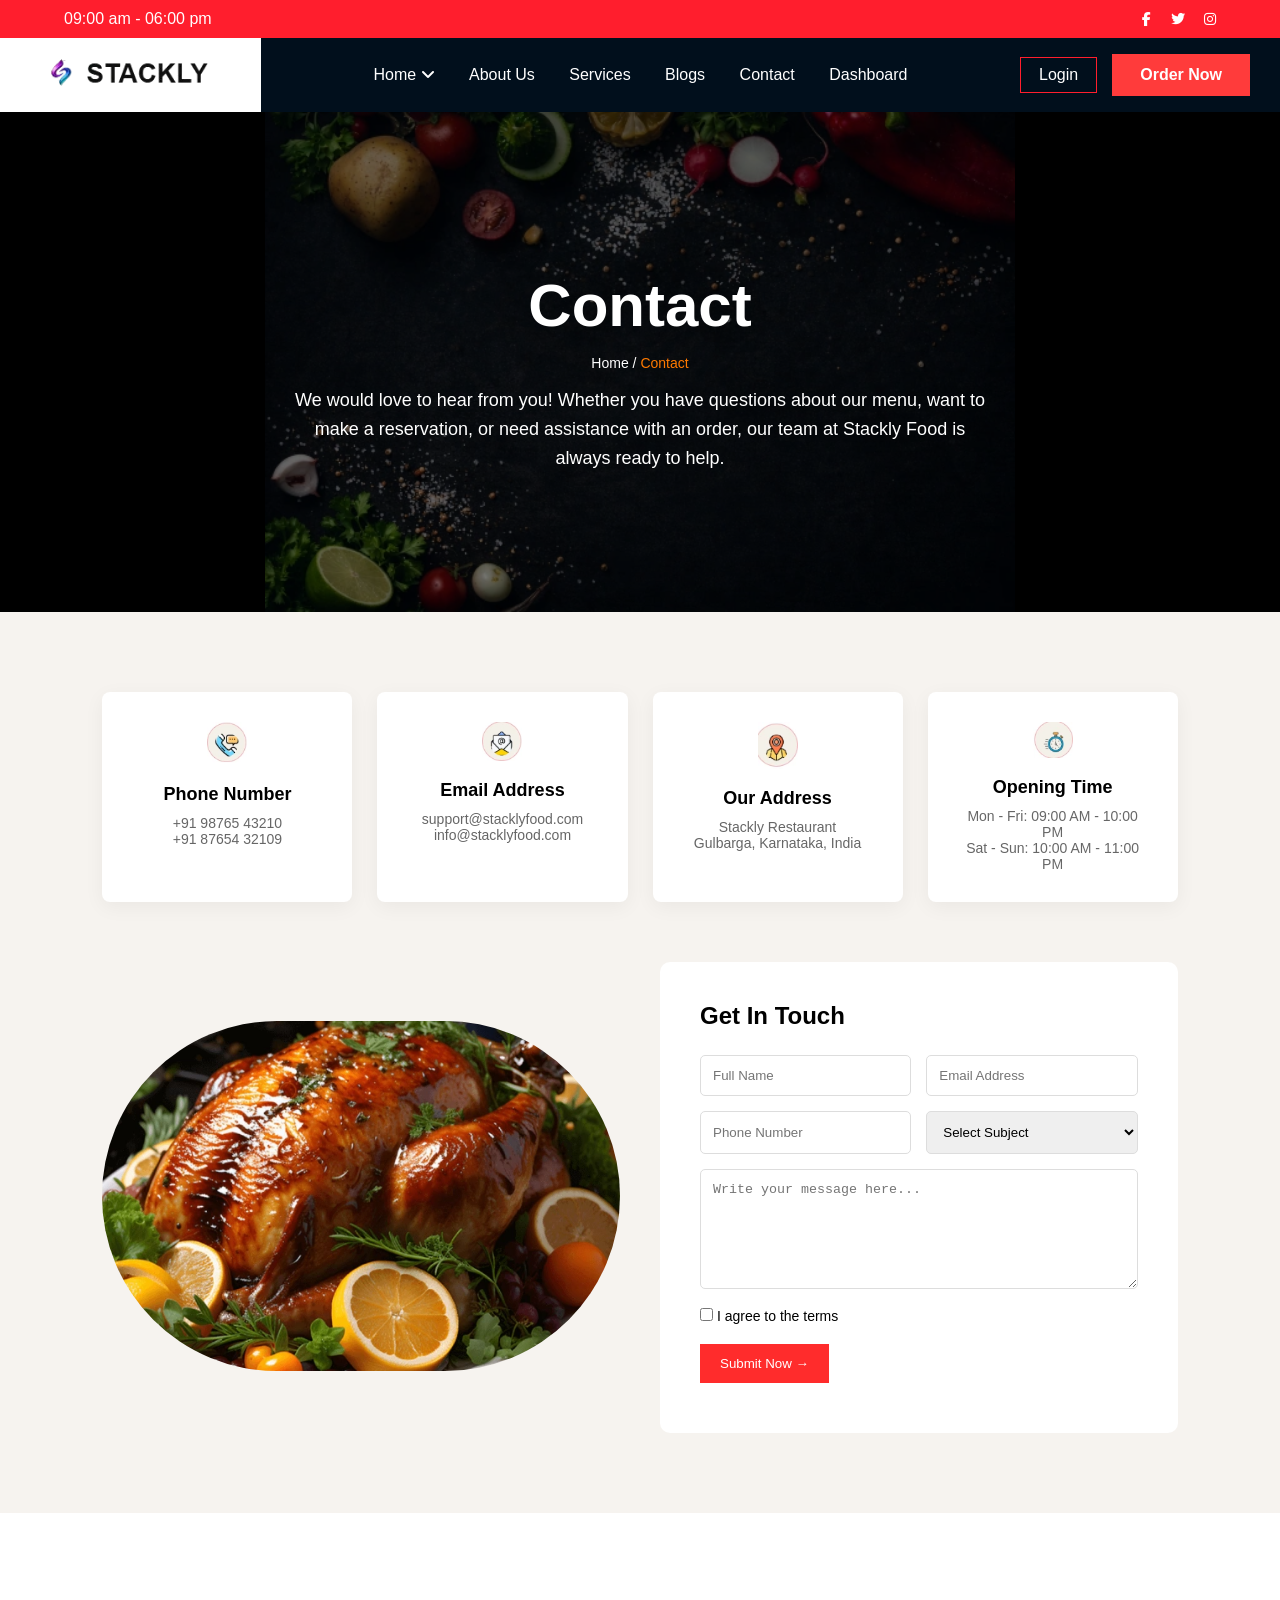
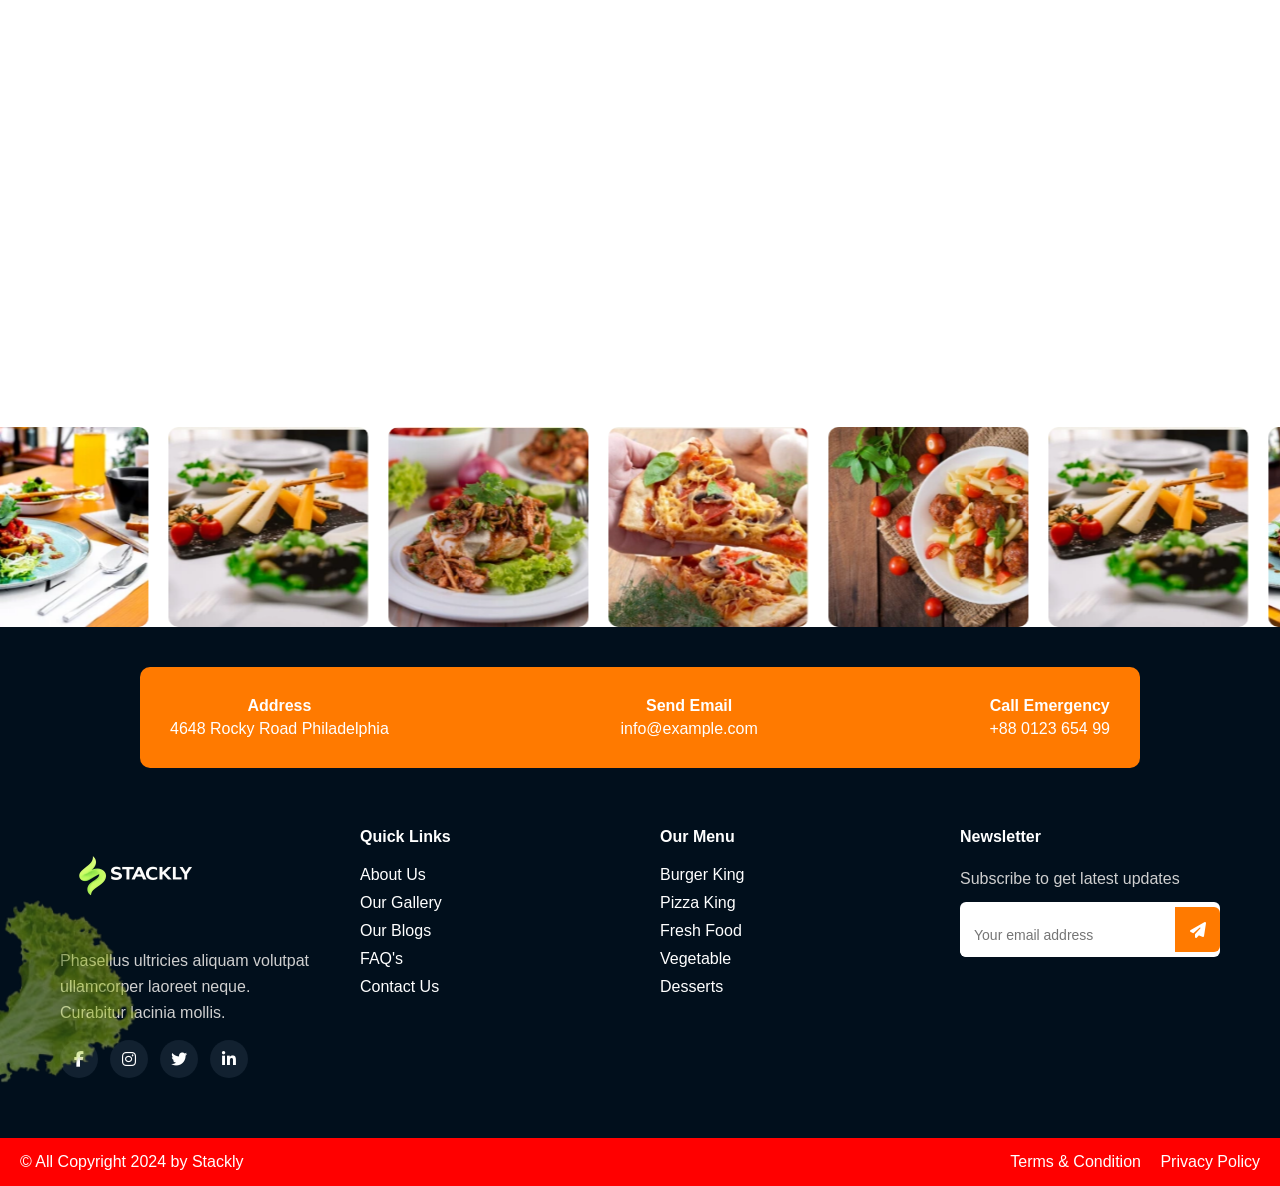
<file: contact.html>
<!DOCTYPE html>
<html lang="en">
<head>
<meta charset="UTF-8">
<meta name="viewport" content="width=device-width, initial-scale=1.0">
<title>Stackly Restaurant</title>

<link rel="stylesheet" href="style.css">
<link href="https://cdnjs.cloudflare.com/ajax/libs/font-awesome/6.5.0/css/all.min.css" rel="stylesheet">

</head>
<body>

<!-- TOP RED BAR -->
<div class="top-bar">
  <div class="top-container">
    <div class="time">09:00 am - 06:00 pm</div>
    <div class="social">
      <a href="404.html"><i class="fab fa-facebook-f"></i></a>
      <a href="404.html"><i class="fab fa-twitter"></i></a>
      <a href="404.html"><i class="fab fa-instagram"></i></a>
    </div>
  </div>
</div>

<!-- HEADER -->
<header>
  <div class="header-container">
<div class="logo-area">
  <a href="index.html">
    <img src="images/logo2.webp" alt="logo">
  </a>
</div>
    <!-- NAV CENTER -->
    <nav>
      <ul class="nav-links">
        <li class="dropdown">
          <a href="index.html">Home <i class="fas fa-angle-down"></i></a>
          <ul class="dropdown-menu">
            
            <li><a href="home2.html">Home 2</a></li>
          </ul>
        </li>
        <li><a href="about.html">About Us</a></li>
        <li><a href="services.html">Services</a></li>
        <li><a href="blogs.html">Blogs</a></li>
        <li><a href="contact.html">Contact</a></li>
        <li><a href="dashboard.html">Dashboard</a></li>
      </ul>
    </nav>

    <!-- RIGHT BUTTONS -->
    <div class="nav-right">
      <a href="login.html" class="login-btn">Login</a>
      <a href="404.html" class="order-btn">Order Now</a>
      <div class="hamburger" onclick="toggleMenu()">
        <i class="fas fa-bars"></i>
      </div>
    </div>

  </div>
</header>


<!-- MOBILE MENU -->
<div class="mobile-menu" id="mobileMenu">

<div class="mobile-top">
<img src="images/logo2.webp">
<i class="fas fa-times" onclick="toggleMenu()"></i>
</div>

<ul>

<li class="dropdown">

<span onclick="toggleDropdown()">Home <i class="fas fa-chevron-down"></i></span>

<ul class="dropdown-menu" id="homeDropdown">

<li><a href="home2.html">Home 2</a></li>
</ul>

</li>

<li><a href="about.html">About Us</a></li>
<li><a href="services.html">Services</a></li>
<li><a href="blogs.html">Blogs</a></li>
<li><a href="contact.html">Contact</a></li>
<li><a href="dashboard.html">Dashboard</a></li>

</ul>

<div class="mobile-contact">
<p>Main Street, India</p>
<p>info@stackly.com</p>
<p>+91 9876543210</p>
</div>

<a href="login.html" class="login-btn mobile-btn">Login</a>
<a href="404.html" class="order-btn mobile-btn">Order Now</a>

<div class="mobile-social">
<a href="404.html"><i class="fab fa-facebook-f"></i></a>
<a href="404.html"><i class="fab fa-twitter"></i></a>
<a href="404.html"><i class="fab fa-instagram"></i></a>
</div>

</div>





<!-- ===== ABOUT HERO SECTION ===== -->
<section class="about-hero-section">

<div class="about-hero-overlay"></div>

<div class="about-hero-content">
<h1>Contact</h1>

<p class="about-breadcrumb">
Home / <span>Contact</span>
</p>

<p class="about-description">
We would love to hear from you! Whether you have questions about our menu, want to make a reservation, or need assistance with an order, our team at Stackly Food is always ready to help.
</p>
</div>

</section>
<script>
document.addEventListener("DOMContentLoaded",function(){

const hero = document.querySelector(".about-hero-content");

hero.style.opacity = "0";

setTimeout(()=>{
hero.style.opacity = "1";
hero.style.transition = "1s";
},200);

}); </script>







<section class="stackly-contact-section">

<div class="stackly-contact-cards">

<div class="stackly-card">
<img src="images/BC (1).webp">
<h3>Phone Number</h3>
<p>+91 98765 43210</p>
<p>+91 87654 32109</p>
</div>

<div class="stackly-card">
<img src="images/BC (2).webp">
<h3>Email Address</h3>
<p>support@stacklyfood.com</p>
<p>info@stacklyfood.com</p>
</div>

<div class="stackly-card">
<img src="images/BC (3).webp">
<h3>Our Address</h3>
<p>Stackly Restaurant</p>
<p>Gulbarga, Karnataka, India</p>
</div>

<div class="stackly-card">
<img src="images/BC (4).webp">
<h3>Opening Time</h3>
<p>Mon - Fri: 09:00 AM - 10:00 PM</p>
<p>Sat - Sun: 10:00 AM - 11:00 PM</p>
</div>

</div>



<div class="stackly-contact-wrapper">

<!-- LEFT IMAGE -->
<div class="stackly-contact-image">
<img src="images/BX.webp">
</div>


<!-- RIGHT FORM -->
<div class="stackly-contact-form">

<h2>Get In Touch</h2>

<form id="stacklyForm">

<div class="stackly-form-row">

<input type="text" id="name" placeholder="Full Name">

<input type="email" id="email" placeholder="Email Address">

</div>

<div class="stackly-form-row">

<input type="tel" id="phone" placeholder="Phone Number">

<select id="subject">
<option value="">Select Subject</option>
<option>Food Order</option>
<option>Reservation</option>
<option>General Inquiry</option>
</select>

</div>

<textarea id="message" placeholder="Write your message here..."></textarea>

<div class="stackly-checkbox">
<input type="checkbox" id="agree">
<label>I agree to the terms</label>
</div>

<button type="submit" class="stackly-submit">Submit Now →</button>

</form>

<p id="stackly-error"></p>

</div>

</div>

</section>


<script>


    document.getElementById("stacklyForm").addEventListener("submit",function(e){

e.preventDefault();

let name=document.getElementById("name").value.trim();
let email=document.getElementById("email").value.trim();
let phone=document.getElementById("phone").value.trim();
let subject=document.getElementById("subject").value.trim();
let message=document.getElementById("message").value.trim();
let agree=document.getElementById("agree").checked;

let error=document.getElementById("stackly-error");

if(name=="" || email=="" || phone=="" || subject=="" || message=="" || !agree){

error.innerText="Please fill all fields before submitting.";

return;

}

window.location.href="404.html";

});
</script>




<section class="stackly-map-section">

<div class="stackly-map-container">

<iframe 
src="https://www.google.com/maps?q=Madhapur,Hyderabad&output=embed"
allowfullscreen=""
loading="lazy">
</iframe>

</div>

</section>


<!-- ================= IMAGE SCROLL ================= -->
<section class="image-scroll-section">
  <div class="image-scroll-wrapper">

    <!-- 7 Images -->
    <img src="images/P1 (1).webp" alt="">
    <img src="images/P1 (2).webp" alt="">
    <img src="images/P1 (3).webp" alt="">
    <img src="images/P1 (4).webp" alt="">
    <img src="images/P1 (5).webp" alt="">
    <img src="images/P1 (2).webp" alt="">
    <img src="images/P1 (1).webp" alt="">

    <!-- Duplicate for infinite loop -->
   <img src="images/P1 (1).webp" alt="">
    <img src="images/P1 (2).webp" alt="">
    <img src="images/P1 (3).webp" alt="">
    <img src="images/P1 (4).webp" alt="">
    <img src="images/P1 (5).webp" alt="">
    <img src="images/P1 (2).webp" alt="">
    <img src="images/P1 (1).webp" alt="">

  </div>
</section>


<script>
document.addEventListener("DOMContentLoaded", function () {

  const wrapper = document.querySelector(".image-scroll-wrapper");

  let position = 0;
  const speed = 0.6; // scroll speed

  function autoScroll() {

    position += speed;

    if (position >= wrapper.scrollWidth / 2) {
      position = 0;
    }

    wrapper.style.transform = "translateX(-" + position + "px)";

    requestAnimationFrame(autoScroll);
  }

  autoScroll();

});
</script>









<!-- ================= FOOTER ================= -->
<footer class="main-footer">

<!-- CORNER IMAGES -->
<img src="images/GREEN.webp" class="footer-left" alt="">



<!-- ORANGE CONTACT BOX -->
<div class="footer-contact-box">

<div>
<h4>Address</h4>
<p>4648 Rocky Road Philadelphia</p>
</div>

<div>
<h4>Send Email</h4>
<p>info@example.com</p>
</div>

<div>
<h4>Call Emergency</h4>
<p>+88 0123 654 99</p>
</div>

</div>


<!-- FOOTER CONTENT -->
<div class="footer-content">

<!-- COLUMN 1 -->
<div class="footer-col">

<h3 class="logo-title">
  <a href="index.html">
    <img src="images/loo.webp" alt="Stackly Logo">
  </a>
</h3>

<p>
Phasellus ultricies aliquam volutpat ullamcorper laoreet neque.
Curabitur lacinia mollis.
</p>

<!-- SOCIAL ICONS -->
<div class="footer-social">
<a href="404.html"><i class="fab fa-facebook-f"></i></a>
<a href="404.html"><i class="fab fa-instagram"></i></a>
<a href="404.html"><i class="fab fa-twitter"></i></a>
<a href="404.html"><i class="fab fa-linkedin-in"></i></a>
</div>

</div>


<!-- COLUMN 2 -->
<div class="footer-col">

<h4>Quick Links</h4>

<ul>
<li><a href="404.html">About Us</a></li>
<li><a href="404.html">Our Gallery</a></li>
<li><a href="404.html">Our Blogs</a></li>
<li><a href="404.html">FAQ's</a></li>
<li><a href="404.html">Contact Us</a></li>
</ul>

</div>


<!-- COLUMN 3 -->
<div class="footer-col">

<h4>Our Menu</h4>

<ul>
<ul>
<li><a href="404.html">Burger King</a></li>
<li><a href="404.html">Pizza King</a></li>
<li><a href="404.html">Fresh Food</a></li>
<li><a href="404.html">Vegetable</a></li>
<li><a href="404.html">Desserts</a></li>
</ul>

</div>


<!-- COLUMN 4 -->
<div class="footer-col">

<h4>Newsletter</h4>

<p>Subscribe to get latest updates</p>
<div class="subscribe-box">

<input type="email" id="emailInput" placeholder="Your email address">

<button id="subscribeBtn" type="button">
<i class="fa-solid fa-paper-plane"></i>
</button>

</div>

<p id="emailError" style="color:red;font-size:14px;margin-top:6px;"></p>

</div>
</div>

<!-- FOOTER BOTTOM -->
<div class="footer-bottom">

<p>© All Copyright 2024 by Stackly</p>

<div>
<span onclick="window.location.href='404.html'" style="cursor:pointer;">
Terms & Condition
</span>

<span onclick="window.location.href='404.html'" style="cursor:pointer;">
Privacy Policy
</span>
</div>

</div>

</footer>

<script>

  
  document.getElementById("subscribeBtn").addEventListener("click", function () {

let email = document.getElementById("emailInput").value.trim();
let error = document.getElementById("emailError");

let emailPattern = /^[^\s@]+@[^\s@]+\.[^\s@]+$/;

if(email === ""){
error.innerText = "Please enter your email address";
return;
}

if(!emailPattern.test(email)){
error.innerText = "Please enter a valid email address";
return;
}

/* clear error */
error.innerText = "";

/* redirect */
window.location.href = "404.html";

});
</script>






<script src="main.js"></script>
</body>
</html>
</file>
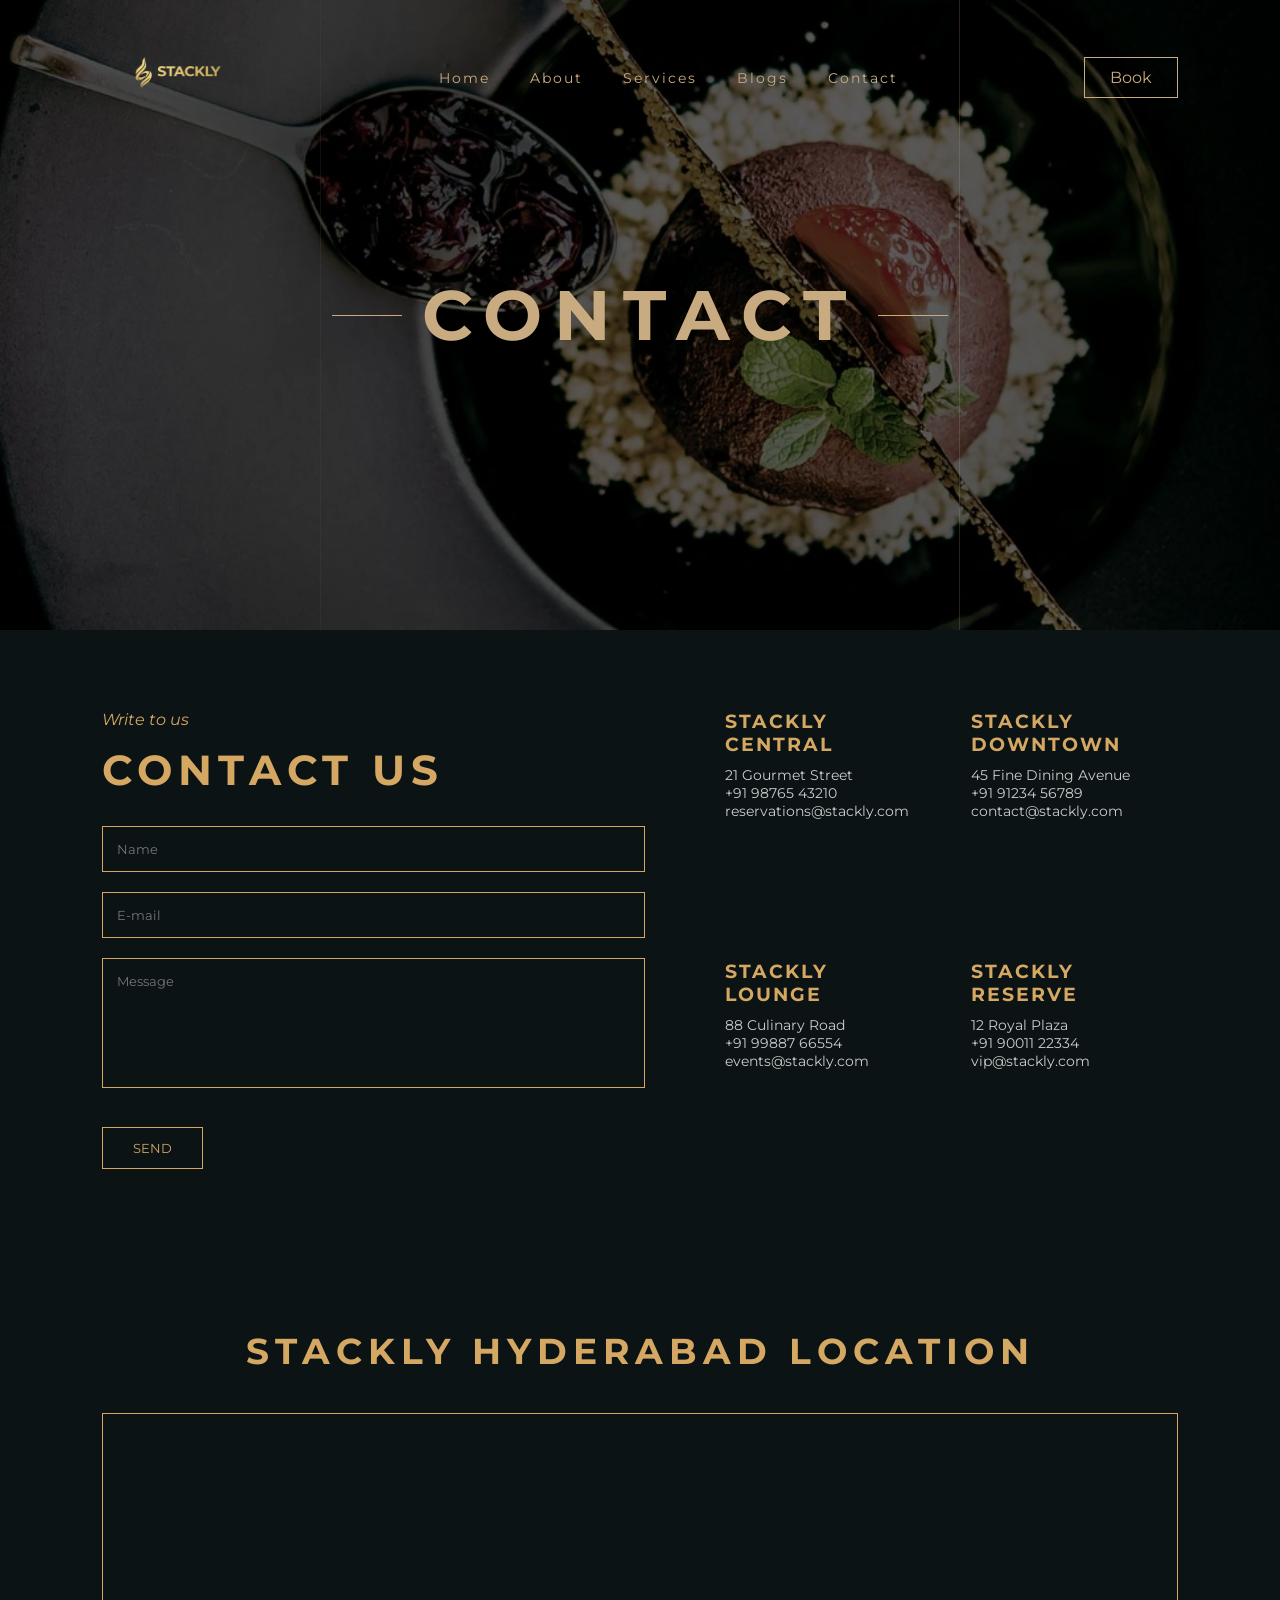
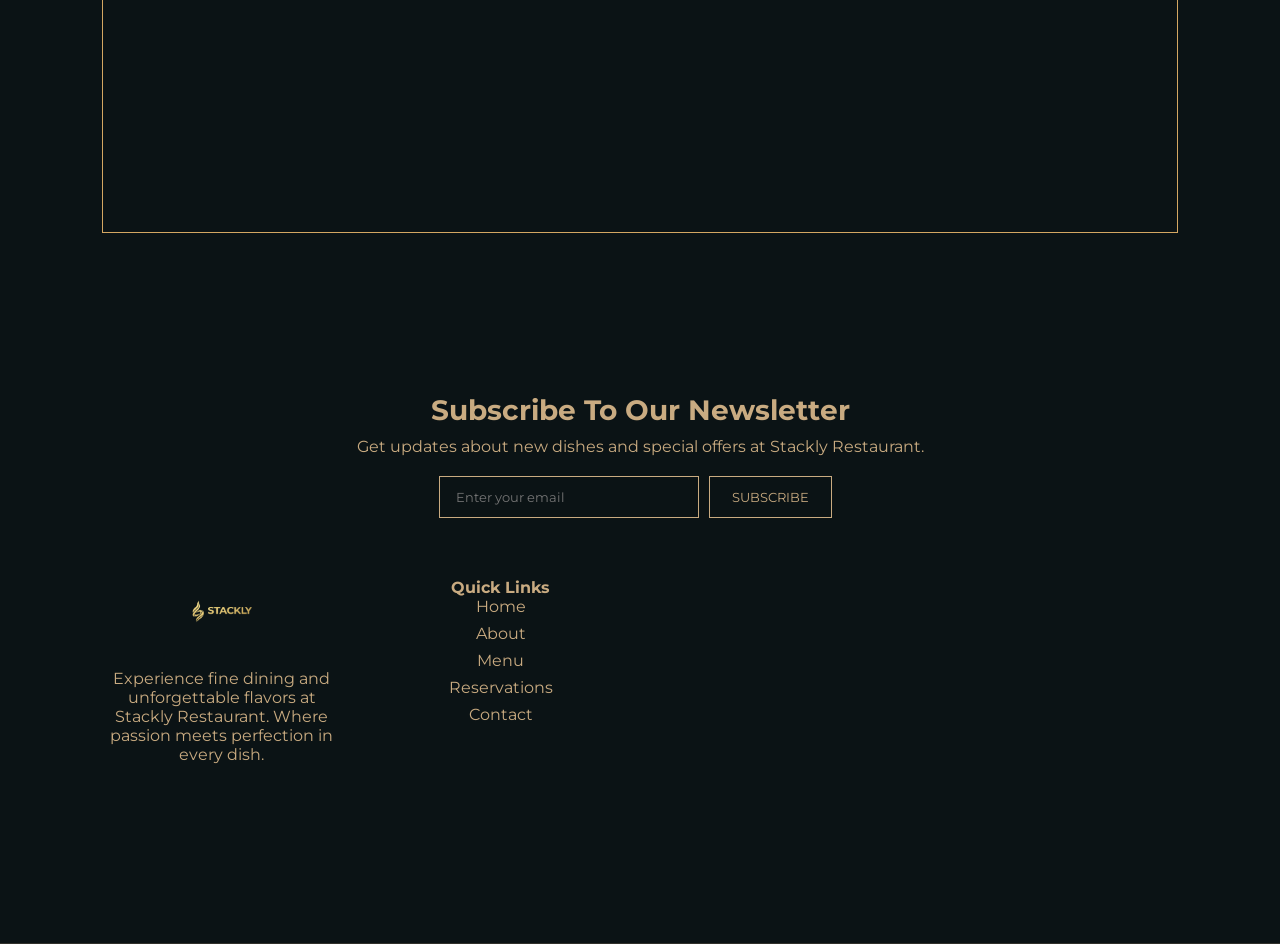
<file: contact2.html>
<!DOCTYPE html>
<html lang="en">
<head>

<meta charset="UTF-8">
<meta name="viewport" content="width=device-width, initial-scale=1.0">

<title>Restaurant</title>

<link rel="stylesheet" href="https://cdnjs.cloudflare.com/ajax/libs/font-awesome/6.5.0/css/all.min.css">

<link rel="stylesheet" href="app.css">

<link href="https://fonts.googleapis.com/css2?family=Montserrat:wght@300;400;600&display=swap" rel="stylesheet">

</head>

<body>


    

<header class="navbar">

<div class="nav-container">

<!-- LOGO -->
<!-- LOGO -->
<div class="logo">
<a href="home2.html">
<img src="images/HHHH.webp" alt="Logo">
</a>
</div>
<!-- MENU -->
<nav class="nav-menu">

<div class="close-menu">✕</div>

<ul>

<li class="dropdown">

<a href="home2.html">Home</a>

<ul class="dropdown-menu">

<li><a href="index.html">Home 1</a></li>
</ul>

</li>

<li><a href="about2.html">About</a></li>
<li><a href="services2.html">Services</a></li>
<li><a href="blogs2.html">Blogs</a></li>
<li><a href="contact2.html">Contact</a></li>

</ul>

</nav>

<a href="404page.html" class="book-btn">Book</a>

<div class="hamburger">
<span></span>
<span></span>
<span></span>
</div>

</div>

</header>





<section class="stackly-about-hero">

<div class="about-hero-overlay"></div>

<div class="about-hero-content">

<h1>CONTACT</h1>

</div>

</section>









<section class="stackly-contact">

<div class="contact-container">

<!-- LEFT FORM -->

<div class="contact-form-area">

<span class="contact-small">Write to us</span>

<h2 class="contact-title">CONTACT US</h2>

<form id="contactForm">

<input type="text" id="name" placeholder="Name">

<input type="email" id="email" placeholder="E-mail">

<textarea id="message" placeholder="Message"></textarea>

<p id="errorMsg"></p>

<button type="submit">SEND</button>

</form>

</div>



<!-- RIGHT CONTACT INFO -->

<div class="contact-info">

<div class="info-box">

<h3>STACKLY CENTRAL</h3>

<p>21 Gourmet Street</p>
<p>+91 98765 43210</p>
<p>reservations@stackly.com</p>

</div>


<div class="info-box">

<h3>STACKLY DOWNTOWN</h3>

<p>45 Fine Dining Avenue</p>
<p>+91 91234 56789</p>
<p>contact@stackly.com</p>

</div>


<div class="info-box">

<h3>STACKLY LOUNGE</h3>

<p>88 Culinary Road</p>
<p>+91 99887 66554</p>
<p>events@stackly.com</p>

</div>


<div class="info-box">

<h3>STACKLY RESERVE</h3>

<p>12 Royal Plaza</p>
<p>+91 90011 22334</p>
<p>vip@stackly.com</p>

</div>

</div>

</div>

</section>



<section class="stackly-map">

<h2 class="map-title">STACKLY HYDERABAD LOCATION</h2>

<div class="map-container">

<iframe 
src="https://maps.google.com/maps?q=Hyderabad&t=&z=13&ie=UTF8&iwloc=&output=embed"
frameborder="0"
allowfullscreen
loading="lazy">
</iframe>

</div>

</section>




<footer class="stackly-footer">

<!-- SUBSCRIBE LAYER -->

<div class="footer-subscribe">

<h3>Subscribe To Our Newsletter</h3>

<p>Get updates about new dishes and special offers at Stackly Restaurant.</p>
<div class="subscribe-form">

<input type="email" id="emailInput" placeholder="Enter your email">

<button onclick="validateEmail()">SUBSCRIBE</button>

<p id="emailError"></p>

</div>


<!-- MAIN FOOTER -->

<div class="footer-container">

<!-- LOGO -->
<div class="footer-logo">

<h2>
<a href="home2.html">
<img src="images/HHHH.webp" alt="Stackly Logo">
</a>
</h2>



<p>
Experience fine dining and unforgettable flavors at Stackly Restaurant.
Where passion meets perfection in every dish.
</p>

</div>


<!-- LINKS -->

<div class="footer-links">

<h4>Quick Links</h4>

<ul>

<li><a href="home2.html">Home</a></li>
<li><a href="about2.html">About</a></li>
<li><a href="404page.html">Menu</a></li>
<li><a href="404page.html">Reservations</a></li>
<li><a href="contact2.html">Contact</a></li>

</ul>

</div>


<!-- CONTACT -->

<div class="footer-contact">

<h4>Contact</h4>

<p>Stackly Restaurant</p>
<p>Food Street, City Center</p>
<p>+91 9876543210</p>
<p>info@stackly.com</p>

</div>


<!-- SOCIAL -->

<div class="footer-social">

<h4>Follow Us</h4>

<div class="social-icons">

<a href="404page.html"><i class="fab fa-facebook-f"></i></a>
<a href="404page.html"><i class="fab fa-instagram"></i></a>
<a href="404page.html"><i class="fab fa-twitter"></i></a>
<a href="404page.html"><i class="fab fa-youtube"></i></a>

</div>

</div>

</div>


<!-- COPYRIGHT -->

<div class="footer-bottom">

<p>© 2026 Stackly Restaurant. All Rights Reserved.</p>

</div>

</footer>

<button id="stacklyScrollTop" class="stackly-scroll-top">
↑
</button>
<script src="script.js"></script>

</body>
</html>
</file>
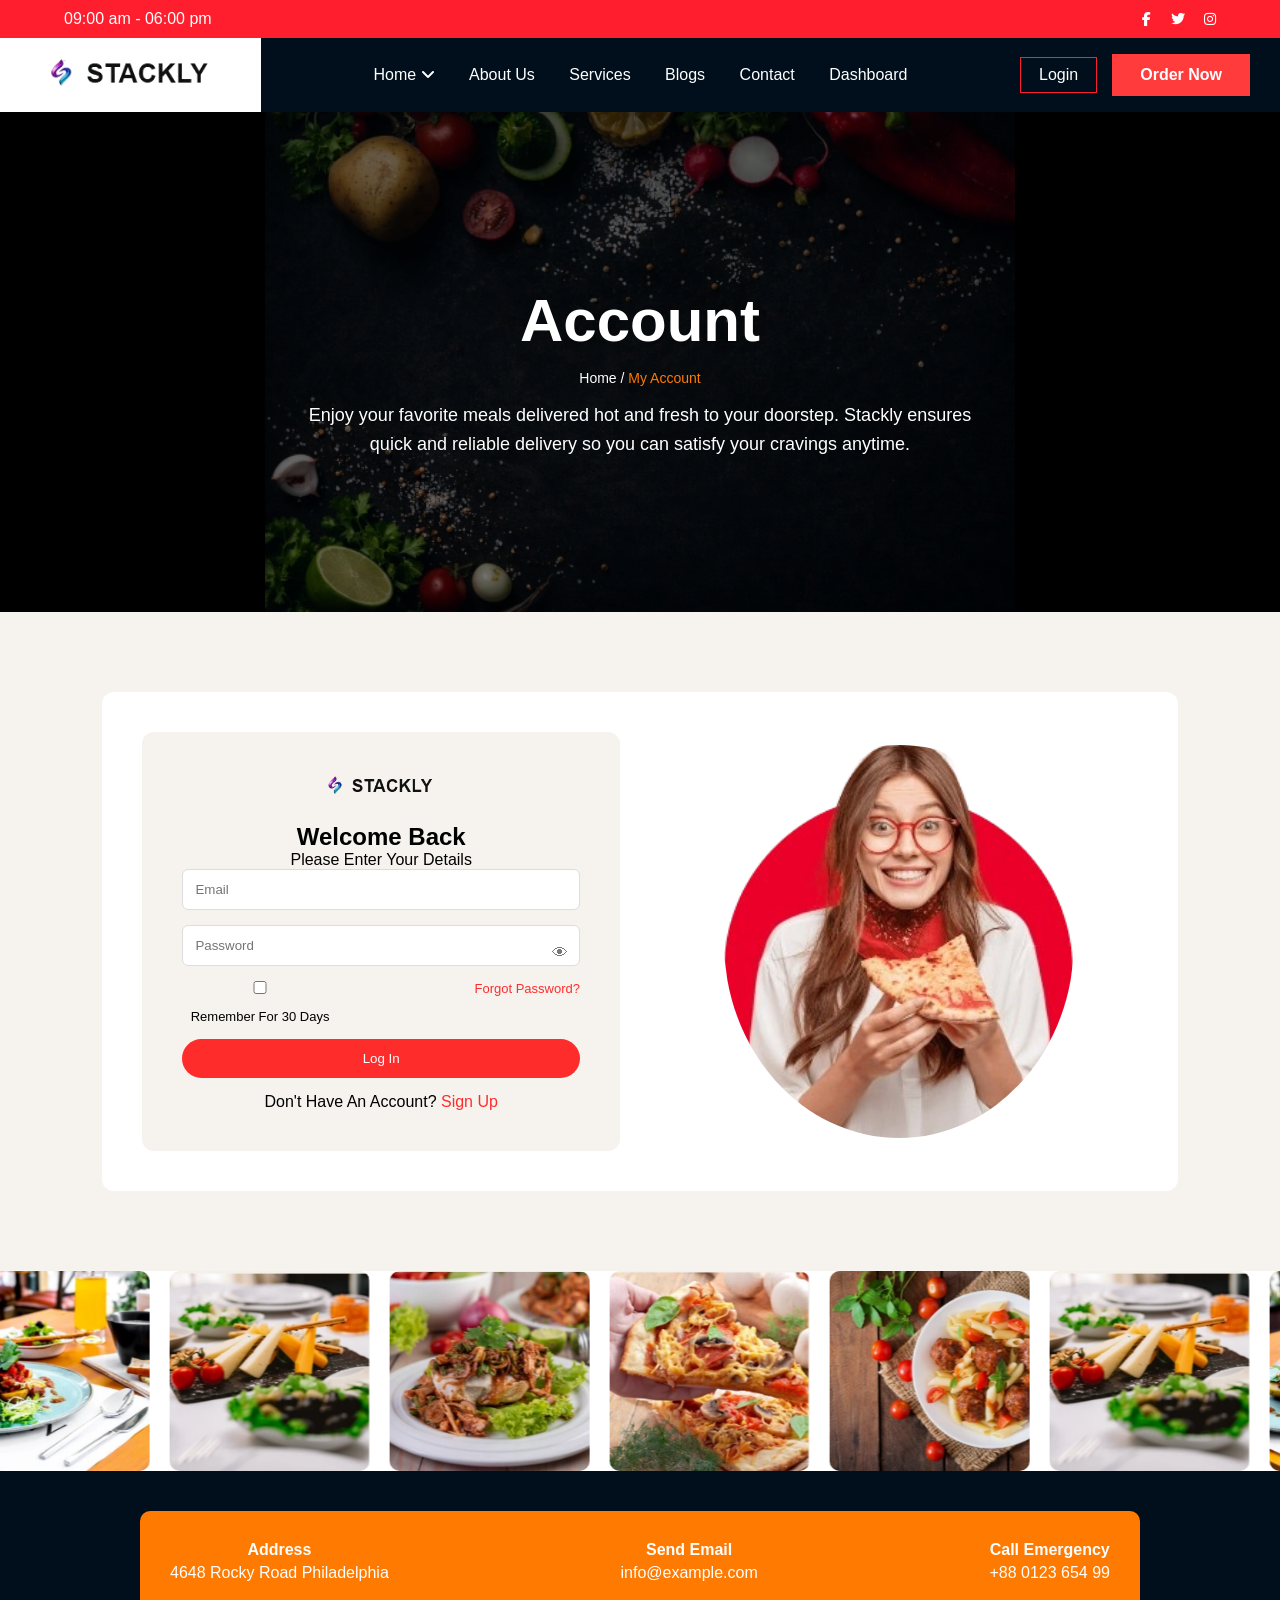
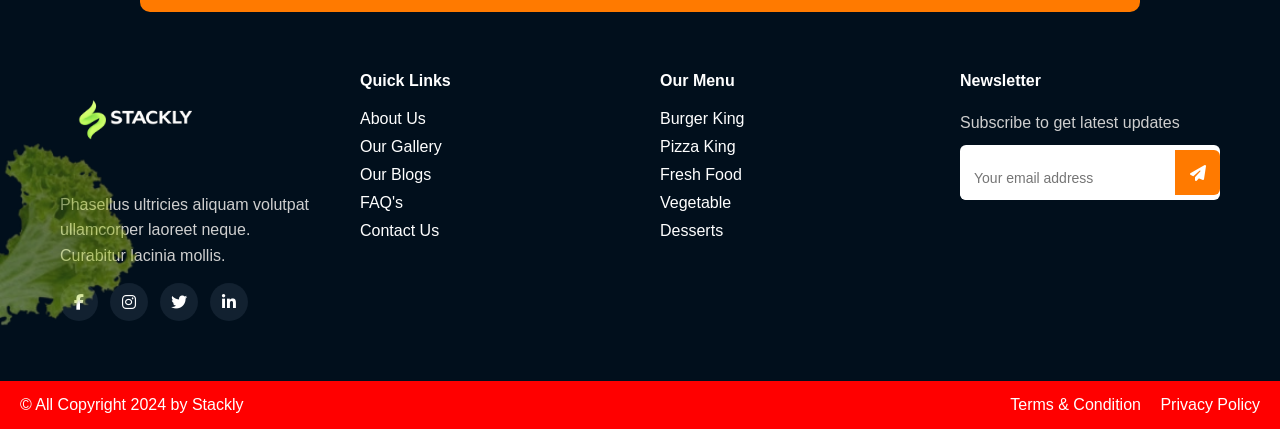
<file: login.html>
<!DOCTYPE html>
<html lang="en">
<head>
<meta charset="UTF-8">
<meta name="viewport" content="width=device-width, initial-scale=1.0">
<title>Stackly Restaurant</title>

<link rel="stylesheet" href="style.css">
<link href="https://cdnjs.cloudflare.com/ajax/libs/font-awesome/6.5.0/css/all.min.css" rel="stylesheet">

</head>
<body>

<!-- TOP RED BAR -->
<div class="top-bar">
  <div class="top-container">
    <div class="time">09:00 am - 06:00 pm</div>
    <div class="social">
      <a href="404.html"><i class="fab fa-facebook-f"></i></a>
      <a href="404.html"><i class="fab fa-twitter"></i></a>
      <a href="404.html"><i class="fab fa-instagram"></i></a>
    </div>
  </div>
</div>

<!-- HEADER -->
<header>
  <div class="header-container">

    <div class="logo-area">
  <a href="index.html">
    <img src="images/logo2.webp" alt="logo">
  </a>
</div>
    <!-- NAV CENTER -->
    <nav>
      <ul class="nav-links">
        <li class="dropdown">
          <a href="index.html">Home <i class="fas fa-angle-down"></i></a>
          <ul class="dropdown-menu">
            
            <li><a href="home2.html">Home 2</a></li>
          </ul>
        </li>
        <li><a href="about.html">About Us</a></li>
        <li><a href="services.html">Services</a></li>
        <li><a href="blogs.html">Blogs</a></li>
        <li><a href="contact.html">Contact</a></li>
        <li><a href="dashboard.html">Dashboard</a></li>
      </ul>
    </nav>

    <!-- RIGHT BUTTONS -->
    <div class="nav-right">
      <a href="login.html" class="login-btn">Login</a>
      <a href="404.html" class="order-btn">Order Now</a>
      <div class="hamburger" onclick="toggleMenu()">
        <i class="fas fa-bars"></i>
      </div>
    </div>

  </div>
</header>

<!-- MOBILE MENU -->
<div class="mobile-menu" id="mobileMenu">

<div class="mobile-top">
<img src="images/logo2.webp">
<i class="fas fa-times" onclick="toggleMenu()"></i>
</div>

<ul>

<li class="dropdown">

<span onclick="toggleDropdown()">Home <i class="fas fa-chevron-down"></i></span>

<ul class="dropdown-menu" id="homeDropdown">

<li><a href="home2.html">Home 2</a></li>
</ul>

</li>

<li><a href="about.html">About Us</a></li>
<li><a href="services.html">Services</a></li>
<li><a href="blogs.html">Blogs</a></li>
<li><a href="contact.html">Contact</a></li>
<li><a href="dashboard.html">Dashboard</a></li>

</ul>

<div class="mobile-contact">
<p>Main Street, India</p>
<p>info@stackly.com</p>
<p>+91 9876543210</p>
</div>

<a href="login.html" class="login-btn mobile-btn">Login</a>
<a href="404.html" class="order-btn mobile-btn">Order Now</a>

<div class="mobile-social">
<a href="404.html"><i class="fab fa-facebook-f"></i></a>
<a href="404.html"><i class="fab fa-twitter"></i></a>
<a href="404.html"><i class="fab fa-instagram"></i></a>
</div>

</div>





<!-- ===== ABOUT HERO SECTION ===== -->
<section class="about-hero-section">

<div class="about-hero-overlay"></div>

<div class="about-hero-content">
<h1>Account</h1>

<p class="about-breadcrumb">
Home / <span>My Account</span>
</p>

<p class="about-description">
Enjoy your favorite meals delivered hot and fresh to your doorstep. 
Stackly ensures quick and reliable delivery so you can satisfy 
your cravings anytime.
</p>
</div>

</section>
<script>
document.addEventListener("DOMContentLoaded",function(){

const hero = document.querySelector(".about-hero-content");

hero.style.opacity = "0";

setTimeout(()=>{
hero.style.opacity = "1";
hero.style.transition = "1s";
},200);

}); </script>





<section class="stackly-auth">

<div class="stackly-auth-wrapper">

<!-- LEFT LOGIN / REGISTER -->
<div class="stackly-auth-box">

<img src="images/logo2.webp"class="stackly-logo">

<h2 id="authTitle">Welcome Back</h2>
<p>Please Enter Your Details</p>

<form id="authForm">

<input type="text" id="name" placeholder="Full Name" class="register-field">

<input type="email" id="email" placeholder="Email">

<div class="password-box">
<input type="password" id="password" placeholder="Password">
<span class="eye" onclick="togglePassword('password',this)">👁</span>
</div>

<div class="password-box register-field">
<input type="password" id="confirmPassword" placeholder="Confirm Password">
<span class="eye" onclick="togglePassword('confirmPassword',this)">👁</span>
</div>

<div class="options">

<label>
<input type="checkbox"> Remember For 30 Days
</label>

<a href="404.html">Forgot Password?</a>

</div>

<button type="submit" id="authBtn">Log In</button>

<p class="switch">

<span id="switchText">Don't Have An Account?</span>
<a href="#" id="toggleAuth">Sign Up</a>

</p>

<p id="error"></p>

</form>

</div>


<!-- RIGHT IMAGE -->
<div class="stackly-auth-image">

<img src="images/girlimeg.webp">

</div>

</div>

</section>



<script>


    let toggle=document.getElementById("toggleAuth");
let title=document.getElementById("authTitle");
let btn=document.getElementById("authBtn");
let switchText=document.getElementById("switchText");
let registerFields=document.querySelectorAll(".register-field");

let register=false;

toggle.onclick=function(e){

e.preventDefault();

register=!register;

if(register){

title.innerText="Create Account";
btn.innerText="Sign Up";

switchText.innerText="Already Have An Account?";
toggle.innerText="Sign In";

registerFields.forEach(f=>f.style.display="block");

}else{

title.innerText="Welcome Back";
btn.innerText="Log In";

switchText.innerText="Don't Have An Account?";
toggle.innerText="Sign Up";

registerFields.forEach(f=>f.style.display="none");

}

}


/* SHOW / HIDE PASSWORD */

function togglePassword(id,icon){

let input=document.getElementById(id);

if(input.type==="password"){

input.type="text";
icon.innerText="🙈";

}else{

input.type="password";
icon.innerText="👁";

}

}


/* FORM VALIDATION */

document.getElementById("authForm").addEventListener("submit", function(e) {

e.preventDefault();

let email = document.getElementById("email");
let password = document.getElementById("password");
let name = document.getElementById("name");
let confirm = document.getElementById("confirmPassword");

let valid = true;

/* REGISTER VALIDATION */

if (register) {

if (name.value.trim() === "") {
name.placeholder = "Please enter your name";
name.style.border = "2px solid red";
valid = false;
}

if (email.value.trim() === "") {
email.placeholder = "Please enter email";
email.style.border = "2px solid red";
valid = false;
}

if (password.value.trim() === "") {
password.placeholder = "Enter password";
password.style.border = "2px solid red";
valid = false;
}

if (confirm.value.trim() === "") {
confirm.placeholder = "Confirm password";
confirm.style.border = "2px solid red";
valid = false;
}

if (password.value !== confirm.value) {
confirm.value = "";
confirm.placeholder = "Passwords do not match";
confirm.style.border = "2px solid red";
valid = false;
}

}

/* LOGIN VALIDATION */

else {

if (email.value.trim() === "") {
email.placeholder = "Enter your email";
email.style.border = "2px solid red";
valid = false;
}

if (password.value.trim() === "") {
password.placeholder = "Enter password";
password.style.border = "2px solid red";
valid = false;
}

}

if (valid) {
window.location.href = "404.html";
}

});


</script>

<!-- ================= IMAGE SCROLL ================= -->
<section class="image-scroll-section">
  <div class="image-scroll-wrapper">

    <!-- 7 Images -->
    <img src="images/P1 (1).webp" alt="">
    <img src="images/P1 (2).webp" alt="">
    <img src="images/P1 (3).webp" alt="">
    <img src="images/P1 (4).webp" alt="">
    <img src="images/P1 (5).webp" alt="">
    <img src="images/P1 (2).webp" alt="">
    <img src="images/P1 (1).webp" alt="">

    <!-- Duplicate for infinite loop -->
   <img src="images/P1 (1).webp" alt="">
    <img src="images/P1 (2).webp" alt="">
    <img src="images/P1 (3).webp" alt="">
    <img src="images/P1 (4).webp" alt="">
    <img src="images/P1 (5).webp" alt="">
    <img src="images/P1 (2).webp" alt="">
    <img src="images/P1 (1).webp" alt="">

  </div>
</section>


<script>
document.addEventListener("DOMContentLoaded", function () {

  const wrapper = document.querySelector(".image-scroll-wrapper");

  let position = 0;
  const speed = 0.6; // scroll speed

  function autoScroll() {

    position += speed;

    if (position >= wrapper.scrollWidth / 2) {
      position = 0;
    }

    wrapper.style.transform = "translateX(-" + position + "px)";

    requestAnimationFrame(autoScroll);
  }

  autoScroll();

});
</script>



<!-- ================= FOOTER ================= -->
<footer class="main-footer">

<!-- CORNER IMAGES -->
<img src="images/GREEN.webp" class="footer-left" alt="">



<!-- ORANGE CONTACT BOX -->
<div class="footer-contact-box">

<div>
<h4>Address</h4>
<p>4648 Rocky Road Philadelphia</p>
</div>

<div>
<h4>Send Email</h4>
<p>info@example.com</p>
</div>

<div>
<h4>Call Emergency</h4>
<p>+88 0123 654 99</p>
</div>

</div>


<!-- FOOTER CONTENT -->
<div class="footer-content">

<!-- COLUMN 1 -->
<div class="footer-col">

<h3 class="logo-title">
  <a href="index.html">
    <img src="images/logo10 (2).png"alt="Stackly Logo">
  </a>
</h3>

<p>
Phasellus ultricies aliquam volutpat ullamcorper laoreet neque.
Curabitur lacinia mollis.
</p>

<!-- SOCIAL ICONS -->
<div class="footer-social">
<a href="404.html"><i class="fab fa-facebook-f"></i></a>
<a href="404.html"><i class="fab fa-instagram"></i></a>
<a href="404.html"><i class="fab fa-twitter"></i></a>
<a href="404.html"><i class="fab fa-linkedin-in"></i></a>
</div>

</div>


<!-- COLUMN 2 -->
<div class="footer-col">

<h4>Quick Links</h4>

<ul>
<li><a href="404.html">About Us</a></li>
<li><a href="404.html">Our Gallery</a></li>
<li><a href="404.html">Our Blogs</a></li>
<li><a href="404.html">FAQ's</a></li>
<li><a href="404.html">Contact Us</a></li>
</ul>

</div>


<!-- COLUMN 3 -->
<div class="footer-col">

<h4>Our Menu</h4>

<ul>
<ul>
<li><a href="404.html">Burger King</a></li>
<li><a href="404.html">Pizza King</a></li>
<li><a href="404.html">Fresh Food</a></li>
<li><a href="404.html">Vegetable</a></li>
<li><a href="404.html">Desserts</a></li>
</ul>

</div>


<!-- COLUMN 4 -->
<div class="footer-col">

<h4>Newsletter</h4>

<p>Subscribe to get latest updates</p>
<div class="subscribe-box">

<input type="email" id="emailInput" placeholder="Your email address">

<button id="subscribeBtn" type="button">
<i class="fa-solid fa-paper-plane"></i>
</button>

</div>

<p id="emailError" style="color:red;font-size:14px;margin-top:6px;"></p>

</div>
</div>

<!-- FOOTER BOTTOM -->
<div class="footer-bottom">

<p>© All Copyright 2024 by Stackly</p>

<div>
<span onclick="window.location.href='404.html'" style="cursor:pointer;">
Terms & Condition
</span>

<span onclick="window.location.href='404.html'" style="cursor:pointer;">
Privacy Policy
</span>
</div>

</div>

</footer>

<script>

  
  document.getElementById("subscribeBtn").addEventListener("click", function () {

let email = document.getElementById("emailInput").value.trim();
let error = document.getElementById("emailError");

let emailPattern = /^[^\s@]+@[^\s@]+\.[^\s@]+$/;

if(email === ""){
error.innerText = "Please enter your email address";
return;
}

if(!emailPattern.test(email)){
error.innerText = "Please enter a valid email address";
return;
}

/* clear error */
error.innerText = "";

/* redirect */
window.location.href = "404.html";

});
</script>







<script src="main.js"></script>
</body>
</html>
</file>
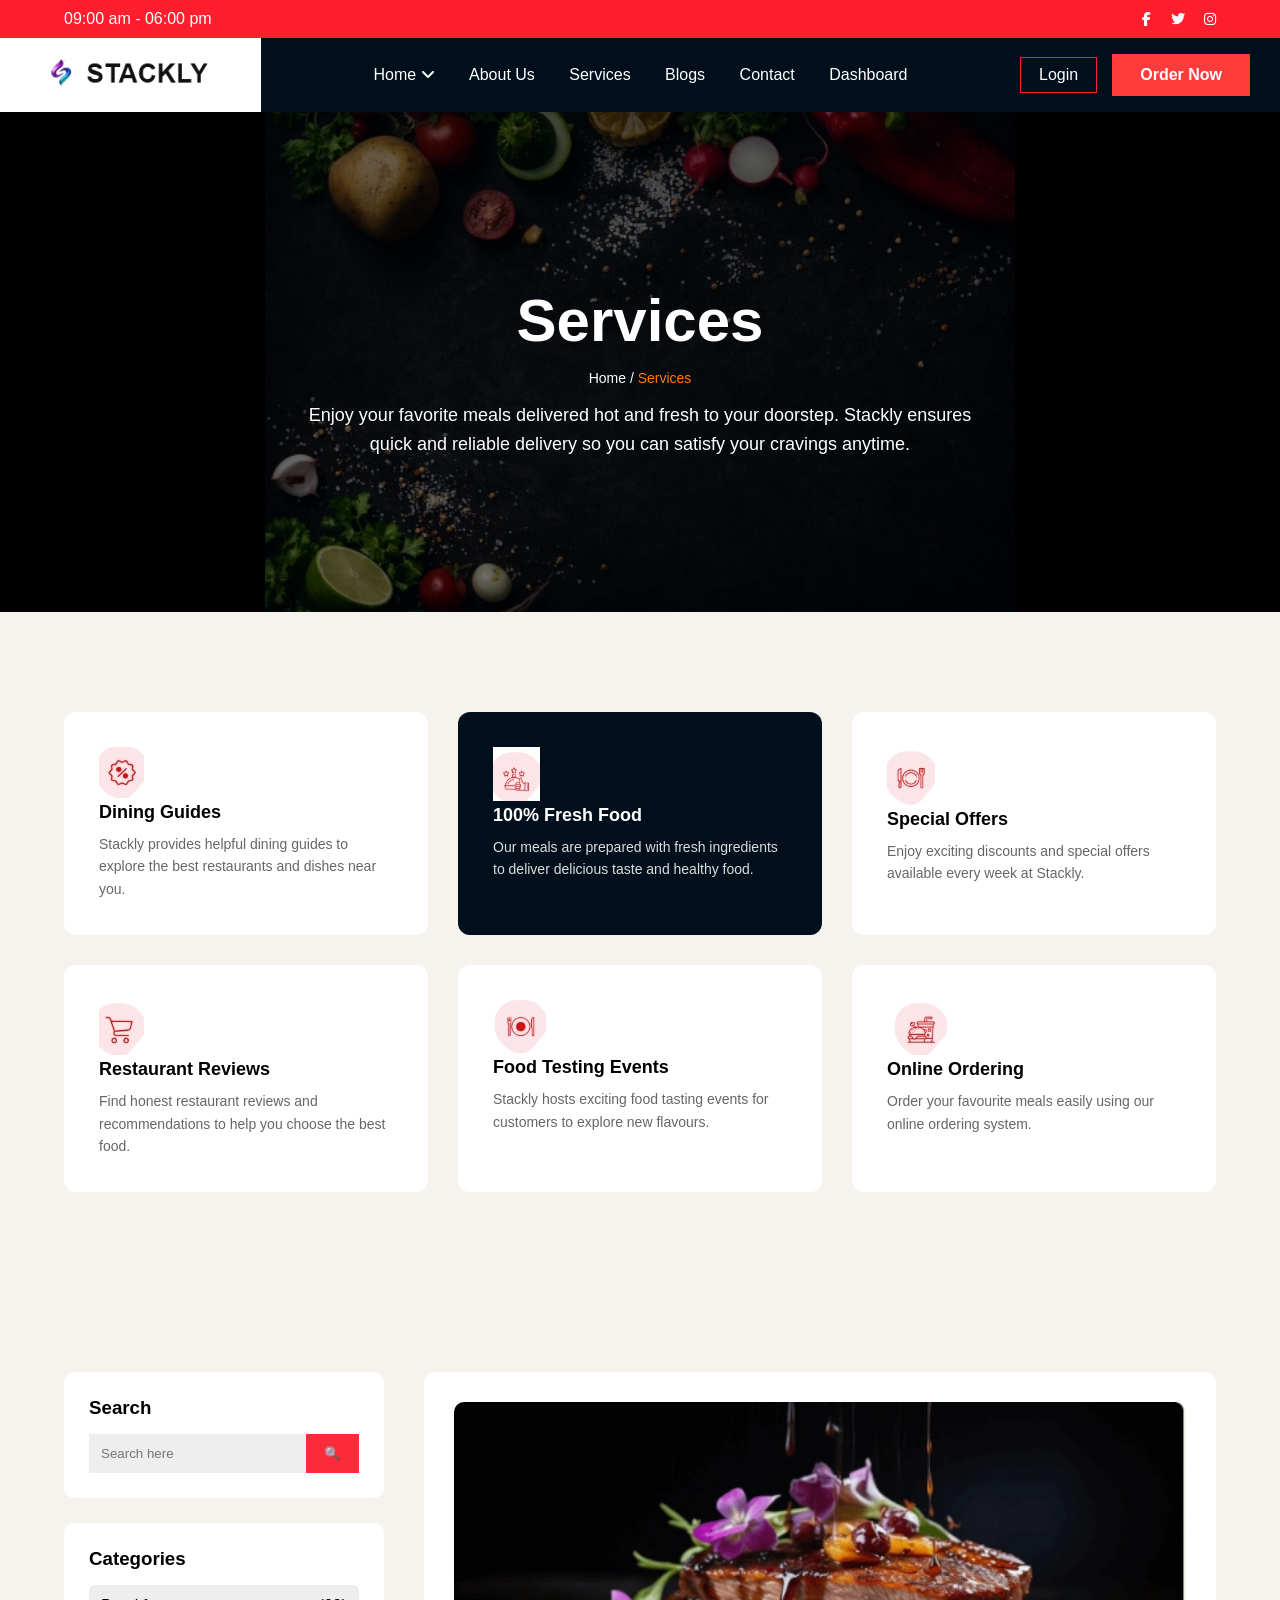
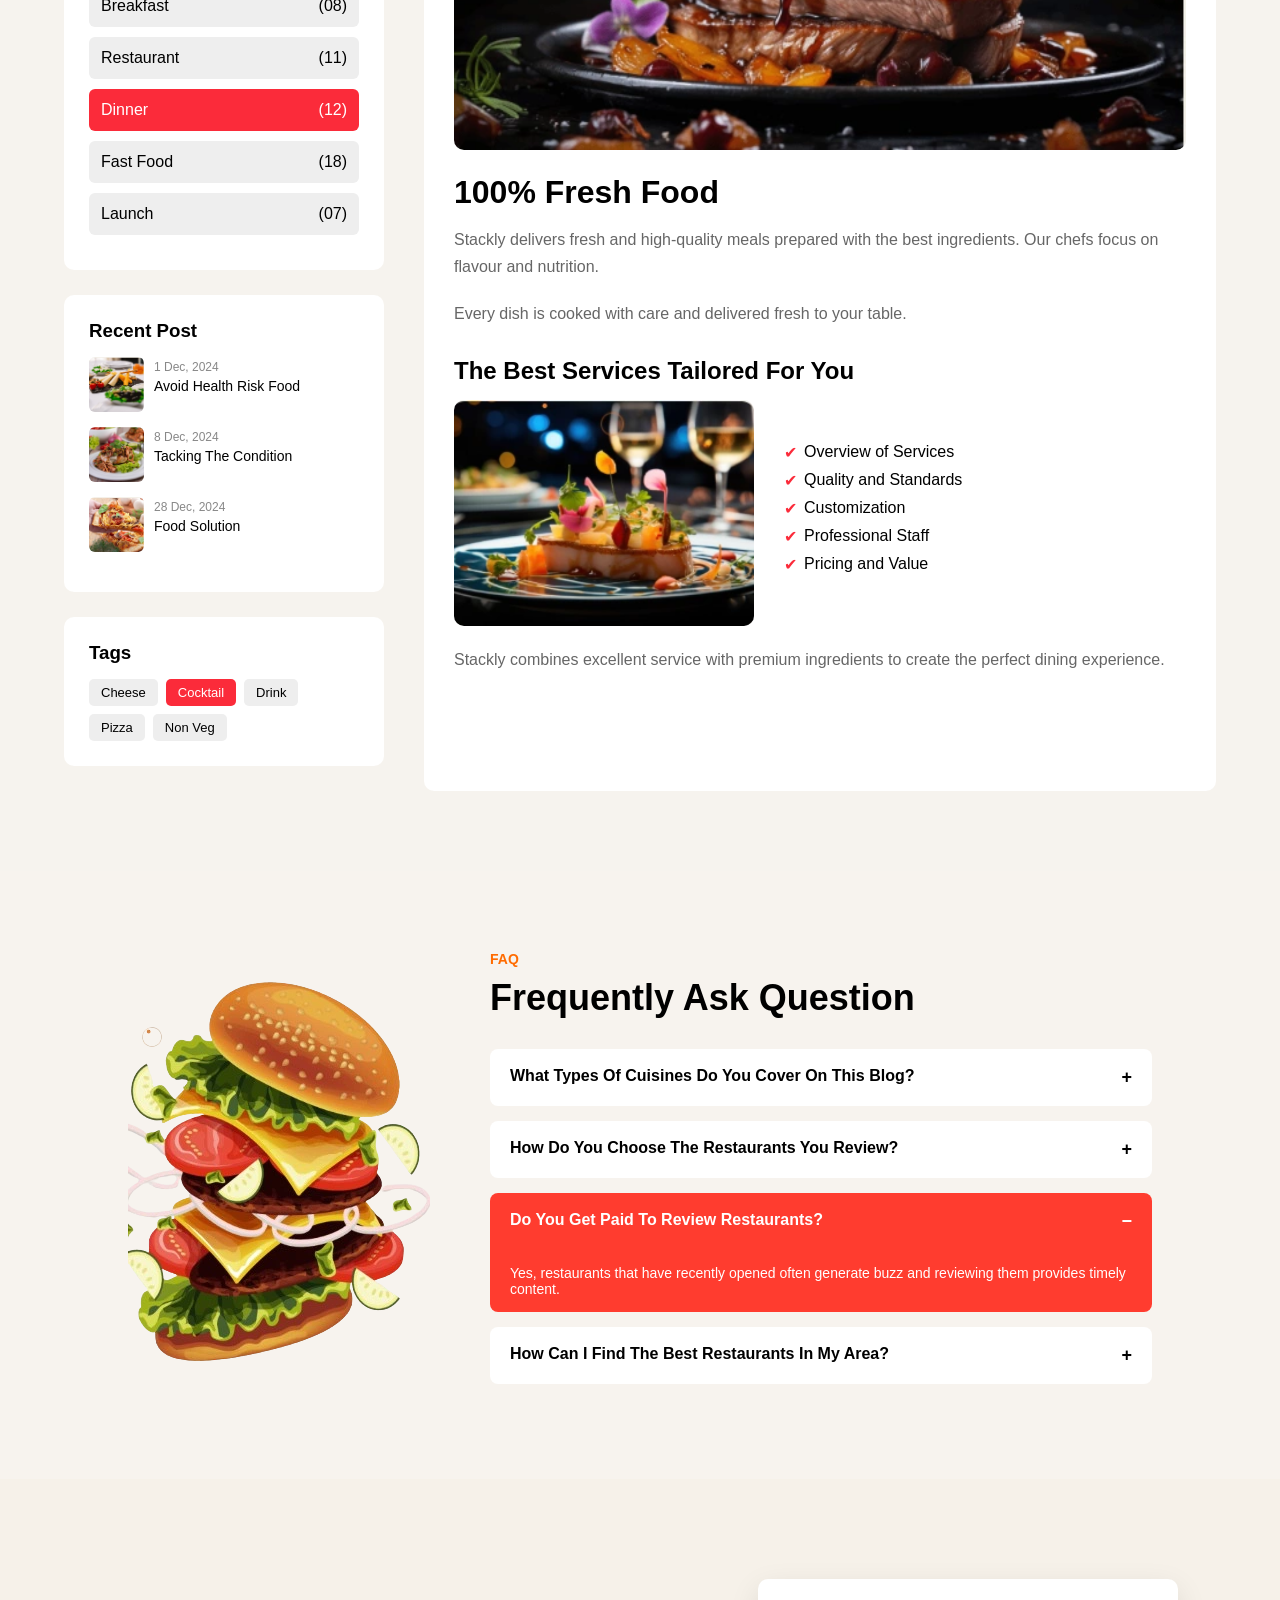
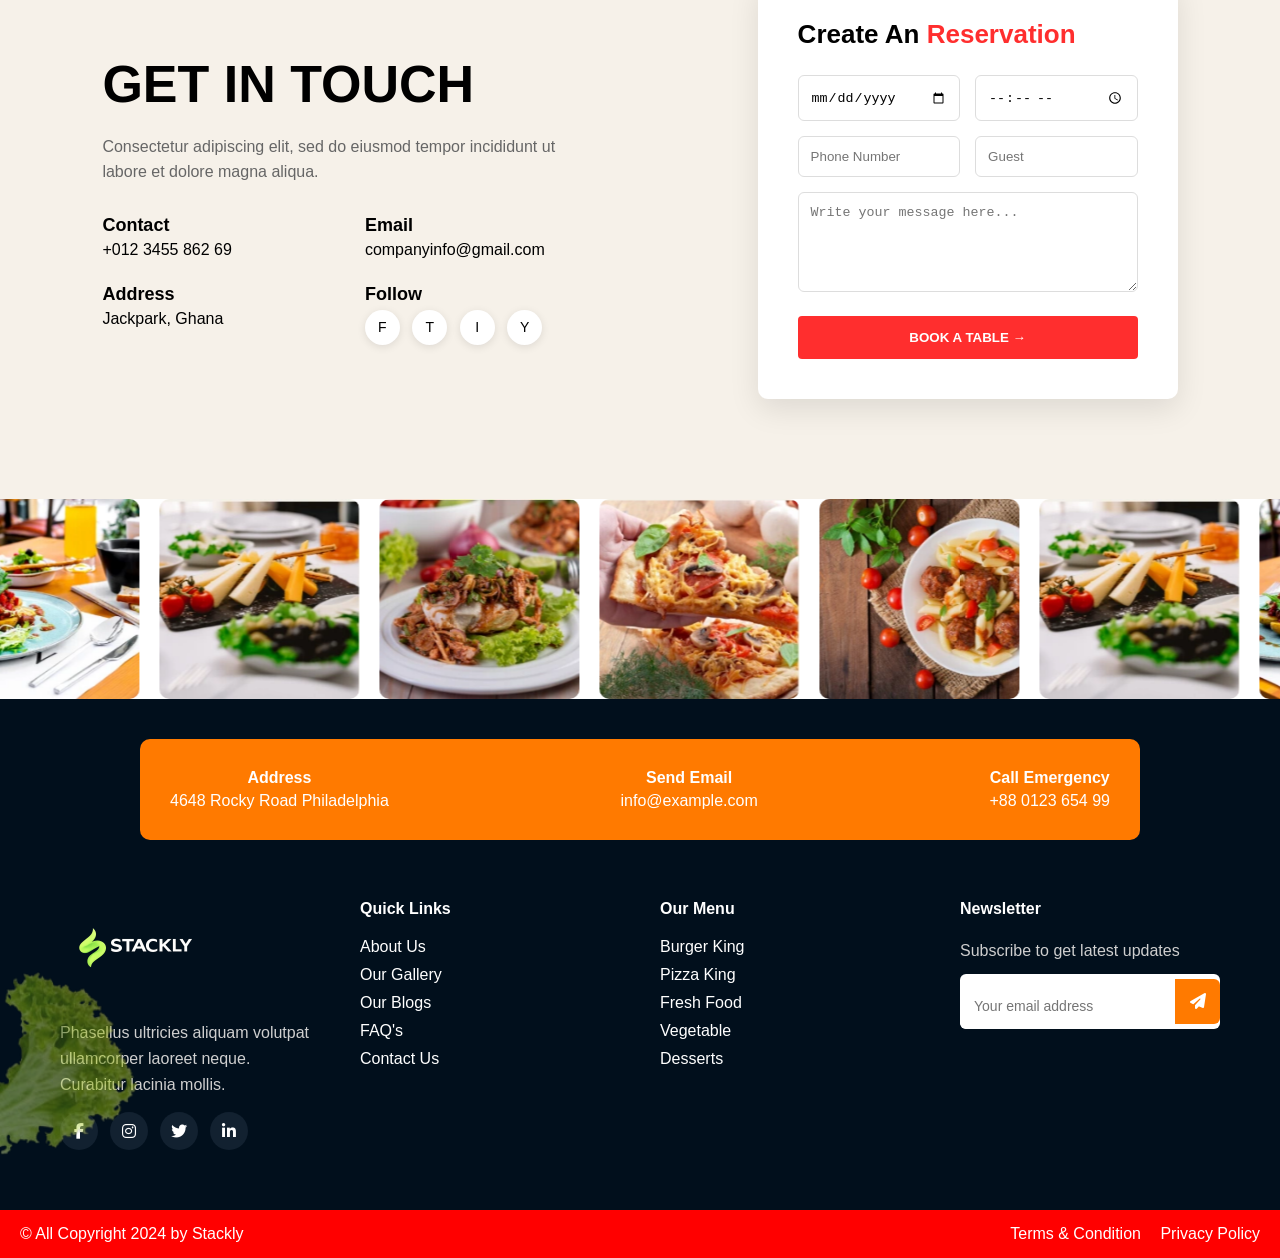
<file: services.html>
<!DOCTYPE html>
<html lang="en">
<head>
<meta charset="UTF-8">
<meta name="viewport" content="width=device-width, initial-scale=1.0">
<title>Stackly Restaurant</title>

<link rel="stylesheet" href="style.css">
<link href="https://cdnjs.cloudflare.com/ajax/libs/font-awesome/6.5.0/css/all.min.css" rel="stylesheet">

</head>
<body>

<!-- TOP RED BAR -->
<div class="top-bar">
  <div class="top-container">
    <div class="time">09:00 am - 06:00 pm</div>
    <div class="social">
      <a href="404.html"><i class="fab fa-facebook-f"></i></a>
      <a href="404.html"><i class="fab fa-twitter"></i></a>
      <a href="404.html"><i class="fab fa-instagram"></i></a>
    </div>
  </div>
</div>

<!-- HEADER -->
<header>
  <div class="header-container">

    <div class="logo-area">
  <a href="index.html">
    <img src="images/logo2.webp" alt="logo">
  </a>
</div>

    <!-- NAV CENTER -->
    <nav>
      <ul class="nav-links">
        <li class="dropdown">
          <a href="index.html">Home <i class="fas fa-angle-down"></i></a>
          <ul class="dropdown-menu">
            
            <li><a href="home2.html">Home 2</a></li>
          </ul>
        </li>
        <li><a href="about.html">About Us</a></li>
        <li><a href="services.html">Services</a></li>
        <li><a href="blogs.html">Blogs</a></li>
        <li><a href="contact.html">Contact</a></li>
        <li><a href="dashboard.html">Dashboard</a></li>
      </ul>
    </nav>

    <!-- RIGHT BUTTONS -->
    <div class="nav-right">
      <a href="login.html" class="login-btn">Login</a>
      <a href="404.html" class="order-btn">Order Now</a>
      <div class="hamburger" onclick="toggleMenu()">
        <i class="fas fa-bars"></i>
      </div>
    </div>

  </div>
</header>



<!-- MOBILE MENU -->
<div class="mobile-menu" id="mobileMenu">

<div class="mobile-top">
<img src="images/logo2.webp">
<i class="fas fa-times" onclick="toggleMenu()"></i>
</div>

<ul>

<li class="dropdown">

<span onclick="toggleDropdown()">Home <i class="fas fa-chevron-down"></i></span>

<ul class="dropdown-menu" id="homeDropdown">

<li><a href="home2.html">Home 2</a></li>
</ul>

</li>

<li><a href="about.html">About Us</a></li>
<li><a href="services.html">Services</a></li>
<li><a href="blogs.html">Blogs</a></li>
<li><a href="contact.html">Contact</a></li>
<li><a href="dashboard.html">Dashboard</a></li>

</ul>

<div class="mobile-contact">
<p>Main Street, India</p>
<p>info@stackly.com</p>
<p>+91 9876543210</p>
</div>

<a href="login.html" class="login-btn mobile-btn">Login</a>
<a href="404.html" class="order-btn mobile-btn">Order Now</a>

<div class="mobile-social">
<a href="404.html"><i class="fab fa-facebook-f"></i></a>
<a href="404.html"><i class="fab fa-twitter"></i></a>
<a href="404.html"><i class="fab fa-instagram"></i></a>
</div>

</div>






<!-- ===== ABOUT HERO SECTION ===== -->
<section class="about-hero-section">

<div class="about-hero-overlay"></div>

<div class="about-hero-content">
<h1>Services</h1>

<p class="about-breadcrumb">
Home / <span>Services</span>
</p>

<p class="about-description">
Enjoy your favorite meals delivered hot and fresh to your doorstep. 
Stackly ensures quick and reliable delivery so you can satisfy 
your cravings anytime.
</p>
</div>

</section>
<script>
document.addEventListener("DOMContentLoaded",function(){

const hero = document.querySelector(".about-hero-content");

hero.style.opacity = "0";

setTimeout(()=>{
hero.style.opacity = "1";
hero.style.transition = "1s";
},200);

}); </script>







<section class="stackly-services">

<div class="services-container">

<div class="service-card">

<img src="images/hb (1).webp">

<h3>Dining Guides</h3>
<p>
Stackly provides helpful dining guides to explore the best
restaurants and dishes near you.
</p>
</div>

<div class="service-card active">

<img src="images/hb (2).webp">

<h3>100% Fresh Food</h3>
<p>
Our meals are prepared with fresh ingredients to deliver
delicious taste and healthy food.
</p>
</div>

<div class="service-card">

<img src="images/hb (3).webp">

<h3>Special Offers</h3>
<p>
Enjoy exciting discounts and special offers available
every week at Stackly.
</p>
</div>

<div class="service-card">

<img src="images/hb (4).webp">

<h3>Restaurant Reviews</h3>
<p>
Find honest restaurant reviews and recommendations
to help you choose the best food.
</p>
</div>

<div class="service-card">

<img src="images/hb (5).webp">

<h3>Food Testing Events</h3>
<p>
Stackly hosts exciting food tasting events for
customers to explore new flavours.
</p>
</div>

<div class="service-card">

<img src="images/hb (6).webp">

<h3>Online Ordering</h3>
<p>
Order your favourite meals easily using our
online ordering system.
</p>
</div>

</div>
</section>


<script>

const cards = document.querySelectorAll(".service-card");

cards.forEach(card => {

card.addEventListener("mouseenter", () => {

const icon = card.querySelector(".service-icon img");

icon.style.transition = "transform 0.6s";
icon.style.transform = "rotate(360deg)";

});

card.addEventListener("mouseleave", () => {

const icon = card.querySelector(".service-icon img");

setTimeout(() => {
icon.style.transform = "rotate(0deg)";
}, 200);

});

});

</script>





<section class="stackly-service-page">

<button class="mobile-sidebar-btn">☰ Categories</button>

<div class="service-container">


<!-- SIDEBAR -->

<div class="service-sidebar">

<div class="sidebar-box">
<h3>Search</h3>

<div class="search-box">
<input type="text" placeholder="Search here">
<button>🔍</button>
</div>

</div>


<div class="sidebar-box">

<h3>Categories</h3>

<ul class="category-list">
<li>Breakfast <span>(08)</span></li>
<li>Restaurant <span>(11)</span></li>
<li class="active">Dinner <span>(12)</span></li>
<li>Fast Food <span>(18)</span></li>
<li>Launch <span>(07)</span></li>
</ul>

</div>


<div class="sidebar-box">

<h3>Recent Post</h3>

<div class="post-item">
<img src="images/P1 (2).webp">
<div>
<span>1 Dec, 2024</span>
<p>Avoid Health Risk Food</p>
</div>
</div>

<div class="post-item">
<img src="images/P1 (3).webp">
<div>
<span>8 Dec, 2024</span>
<p>Tacking The Condition</p>
</div>
</div>

<div class="post-item">
<img src="images/P1 (4).webp">
<div>
<span>28 Dec, 2024</span>
<p>Food Solution</p>
</div>
</div>

</div>


<div class="sidebar-box">

<h3>Tags</h3>

<div class="tags">
<span>Cheese</span>
<span class="active">Cocktail</span>
<span>Drink</span>
<span>Pizza</span>
<span>Non Veg</span>
</div>

</div>

</div>



<!-- RIGHT CONTENT -->

<div class="service-content">

<img class="top-img" src="images/kp (1).webp">

<h2>100% Fresh Food</h2>

<p>
Stackly delivers fresh and high-quality meals prepared with
the best ingredients. Our chefs focus on flavour and nutrition.
</p>

<p>
Every dish is cooked with care and delivered fresh to your table.
</p>


<h3>The Best Services Tailored For You</h3>

<div class="content-grid">

<img src="images/kp (2).webp">

<ul>
<li>Overview of Services</li>
<li>Quality and Standards</li>
<li>Customization</li>
<li>Professional Staff</li>
<li>Pricing and Value</li>
</ul>

</div>

<p>
Stackly combines excellent service with premium ingredients
to create the perfect dining experience.
</p>

</div>


</div>

</section>


<script>

// MOBILE SIDEBAR TOGGLE

const btn = document.querySelector(".mobile-sidebar-btn");
const sidebar = document.querySelector(".service-sidebar");

btn.addEventListener("click", function(){

sidebar.classList.toggle("active");

});
</script>



<section class="stackly-faq-section">

<div class="stackly-faq-container">

<!-- LEFT IMAGE -->
<div class="stackly-faq-image">
<img src="images/bigburger.webp" alt="faq image">
</div>

<!-- RIGHT FAQ -->
<div class="stackly-faq-content">

<h5 class="stackly-faq-small">FAQ</h5>
<h2 class="stackly-faq-title">Frequently Ask Question</h2>


<div class="stackly-faq-item">

<div class="stackly-faq-question">
What Types Of Cuisines Do You Cover On This Blog?
<span class="stackly-icon">+</span>
</div>

<div class="stackly-faq-answer">
We cover a wide variety of cuisines including Italian, Indian, Chinese and more.
</div>

</div>


<div class="stackly-faq-item">

<div class="stackly-faq-question">
How Do You Choose The Restaurants You Review?
<span class="stackly-icon">+</span>
</div>

<div class="stackly-faq-answer">
We choose restaurants based on food quality, reviews and customer experience.
</div>

</div>


<div class="stackly-faq-item active">

<div class="stackly-faq-question">
Do You Get Paid To Review Restaurants?
<span class="stackly-icon">−</span>
</div>

<div class="stackly-faq-answer">
Yes, restaurants that have recently opened often generate buzz and reviewing them provides timely content.
</div>

</div>


<div class="stackly-faq-item">

<div class="stackly-faq-question">
How Can I Find The Best Restaurants In My Area?
<span class="stackly-icon">+</span>
</div>

<div class="stackly-faq-answer">
You can browse our curated restaurant lists and location filters.
</div>

</div>

</div>
</div>

</section>
<script>

    const faqItems = document.querySelectorAll(".stackly-faq-item");

faqItems.forEach(item => {

item.addEventListener("click", () => {

faqItems.forEach(el => {
if(el !== item){
el.classList.remove("active");
el.querySelector(".stackly-icon").textContent = "+";
}
});

item.classList.toggle("active");

const icon = item.querySelector(".stackly-icon");

if(item.classList.contains("active")){
icon.textContent = "−";
}else{
icon.textContent = "+";
}

});

});
</script>












<section class="stackly-contact-hero">

<div class="stackly-contact-container">

<!-- LEFT CONTENT -->
<div class="stackly-contact-left">

<h1>GET IN TOUCH</h1>

<p>
Consectetur adipiscing elit, sed do eiusmod tempor incididunt
ut labore et dolore magna aliqua.
</p>

<div class="stackly-contact-info">

<div>
<h4>Contact</h4>
<span>+012 3455 862 69</span>
</div>

<div>
<h4>Email</h4>
<span>companyinfo@gmail.com</span>
</div>

<div>
<h4>Address</h4>
<span>Jackpark, Ghana</span>
</div>

<div>
<h4>Follow</h4>

<div class="stackly-socials">
<span>F</span>
<span>T</span>
<span>I</span>
<span>Y</span>
</div>

</div>

</div>
</div>


<!-- RIGHT FORM -->
<div class="stackly-reservation-box">

<h2>Create An <span>Reservation</span></h2>

<form id="stacklyReservationForm">

<div class="stackly-form-grid">

<input type="date" id="date">
<input type="time" id="time">

<input type="text" id="phone" placeholder="Phone Number">
<input type="number" id="guest" placeholder="Guest">

</div>

<textarea id="message" placeholder="Write your message here..."></textarea>

<button type="submit" class="stackly-book-btn">
BOOK A TABLE →
</button>

</form>

</div>

</div>

</section>


<script>

    document.getElementById("stacklyReservationForm")
.addEventListener("submit", function(e){

e.preventDefault();

let date = document.getElementById("date").value;
let time = document.getElementById("time").value;
let phone = document.getElementById("phone").value;
let guest = document.getElementById("guest").value;
let message = document.getElementById("message").value;

if(date==="" || time==="" || phone==="" || guest==="" || message===""){

alert("Please fill all the fields");

}else{

window.location.href="404.html";

}

});
</script>


<!-- ================= IMAGE SCROLL ================= -->
<section class="image-scroll-section">
  <div class="image-scroll-wrapper">

    <!-- 7 Images -->
    <img src="images/P1 (1).webp" alt="">
    <img src="images/P1 (2).webp" alt="">
    <img src="images/P1 (3).webp" alt="">
    <img src="images/P1 (4).webp" alt="">
    <img src="images/P1 (5).webp" alt="">
    <img src="images/P1 (2).webp" alt="">
    <img src="images/P1 (1).webp" alt="">

    <!-- Duplicate for infinite loop -->
   <img src="images/P1 (1).webp" alt="">
    <img src="images/P1 (2).webp" alt="">
    <img src="images/P1 (3).webp" alt="">
    <img src="images/P1 (4).webp" alt="">
    <img src="images/P1 (5).webp" alt="">
    <img src="images/P1 (2).webp" alt="">
    <img src="images/P1 (1).webp" alt="">

  </div>
</section>


<script>
document.addEventListener("DOMContentLoaded", function () {

  const wrapper = document.querySelector(".image-scroll-wrapper");

  let position = 0;
  const speed = 0.6; // scroll speed

  function autoScroll() {

    position += speed;

    if (position >= wrapper.scrollWidth / 2) {
      position = 0;
    }

    wrapper.style.transform = "translateX(-" + position + "px)";

    requestAnimationFrame(autoScroll);
  }

  autoScroll();

});
</script>





<!-- ================= FOOTER ================= -->
<footer class="main-footer">

<!-- CORNER IMAGES -->
<img src="images/GREEN.webp" class="footer-left" alt="">



<!-- ORANGE CONTACT BOX -->
<div class="footer-contact-box">

<div>
<h4>Address</h4>
<p>4648 Rocky Road Philadelphia</p>
</div>

<div>
<h4>Send Email</h4>
<p>info@example.com</p>
</div>

<div>
<h4>Call Emergency</h4>
<p>+88 0123 654 99</p>
</div>

</div>


<!-- FOOTER CONTENT -->
<div class="footer-content">

<!-- COLUMN 1 -->
<div class="footer-col">

<h3 class="logo-title">
  <a href="index.html">
    <img src="images/loo.webp" alt="Stackly Logo">
  </a>
</h3>

<p>
Phasellus ultricies aliquam volutpat ullamcorper laoreet neque.
Curabitur lacinia mollis.
</p>

<!-- SOCIAL ICONS -->
<div class="footer-social">
<a href="404.html"><i class="fab fa-facebook-f"></i></a>
<a href="404.html"><i class="fab fa-instagram"></i></a>
<a href="404.html"><i class="fab fa-twitter"></i></a>
<a href="404.html"><i class="fab fa-linkedin-in"></i></a>
</div>

</div>


<!-- COLUMN 2 -->
<div class="footer-col">

<h4>Quick Links</h4>

<ul>
<li><a href="404.html">About Us</a></li>
<li><a href="404.html">Our Gallery</a></li>
<li><a href="404.html">Our Blogs</a></li>
<li><a href="404.html">FAQ's</a></li>
<li><a href="404.html">Contact Us</a></li>
</ul>

</div>


<!-- COLUMN 3 -->
<div class="footer-col">

<h4>Our Menu</h4>

<ul>
<ul>
<li><a href="404.html">Burger King</a></li>
<li><a href="404.html">Pizza King</a></li>
<li><a href="404.html">Fresh Food</a></li>
<li><a href="404.html">Vegetable</a></li>
<li><a href="404.html">Desserts</a></li>
</ul>

</div>


<!-- COLUMN 4 -->
<div class="footer-col">

<h4>Newsletter</h4>

<p>Subscribe to get latest updates</p>
<div class="subscribe-box">

<input type="email" id="emailInput" placeholder="Your email address">

<button id="subscribeBtn" type="button">
<i class="fa-solid fa-paper-plane"></i>
</button>

</div>

<p id="emailError" style="color:red;font-size:14px;margin-top:6px;"></p>

</div>
</div>

<!-- FOOTER BOTTOM -->
<div class="footer-bottom">

<p>© All Copyright 2024 by Stackly</p>

<div>
<span onclick="window.location.href='404.html'" style="cursor:pointer;">
Terms & Condition
</span>

<span onclick="window.location.href='404.html'" style="cursor:pointer;">
Privacy Policy
</span>
</div>

</div>

</footer>

<script>

  
  document.getElementById("subscribeBtn").addEventListener("click", function () {

let email = document.getElementById("emailInput").value.trim();
let error = document.getElementById("emailError");

let emailPattern = /^[^\s@]+@[^\s@]+\.[^\s@]+$/;

if(email === ""){
error.innerText = "Please enter your email address";
return;
}

if(!emailPattern.test(email)){
error.innerText = "Please enter a valid email address";
return;
}

/* clear error */
error.innerText = "";

/* redirect */
window.location.href = "404.html";

});
</script>








<script src="main.js"></script>
</body>
</html>
</file>
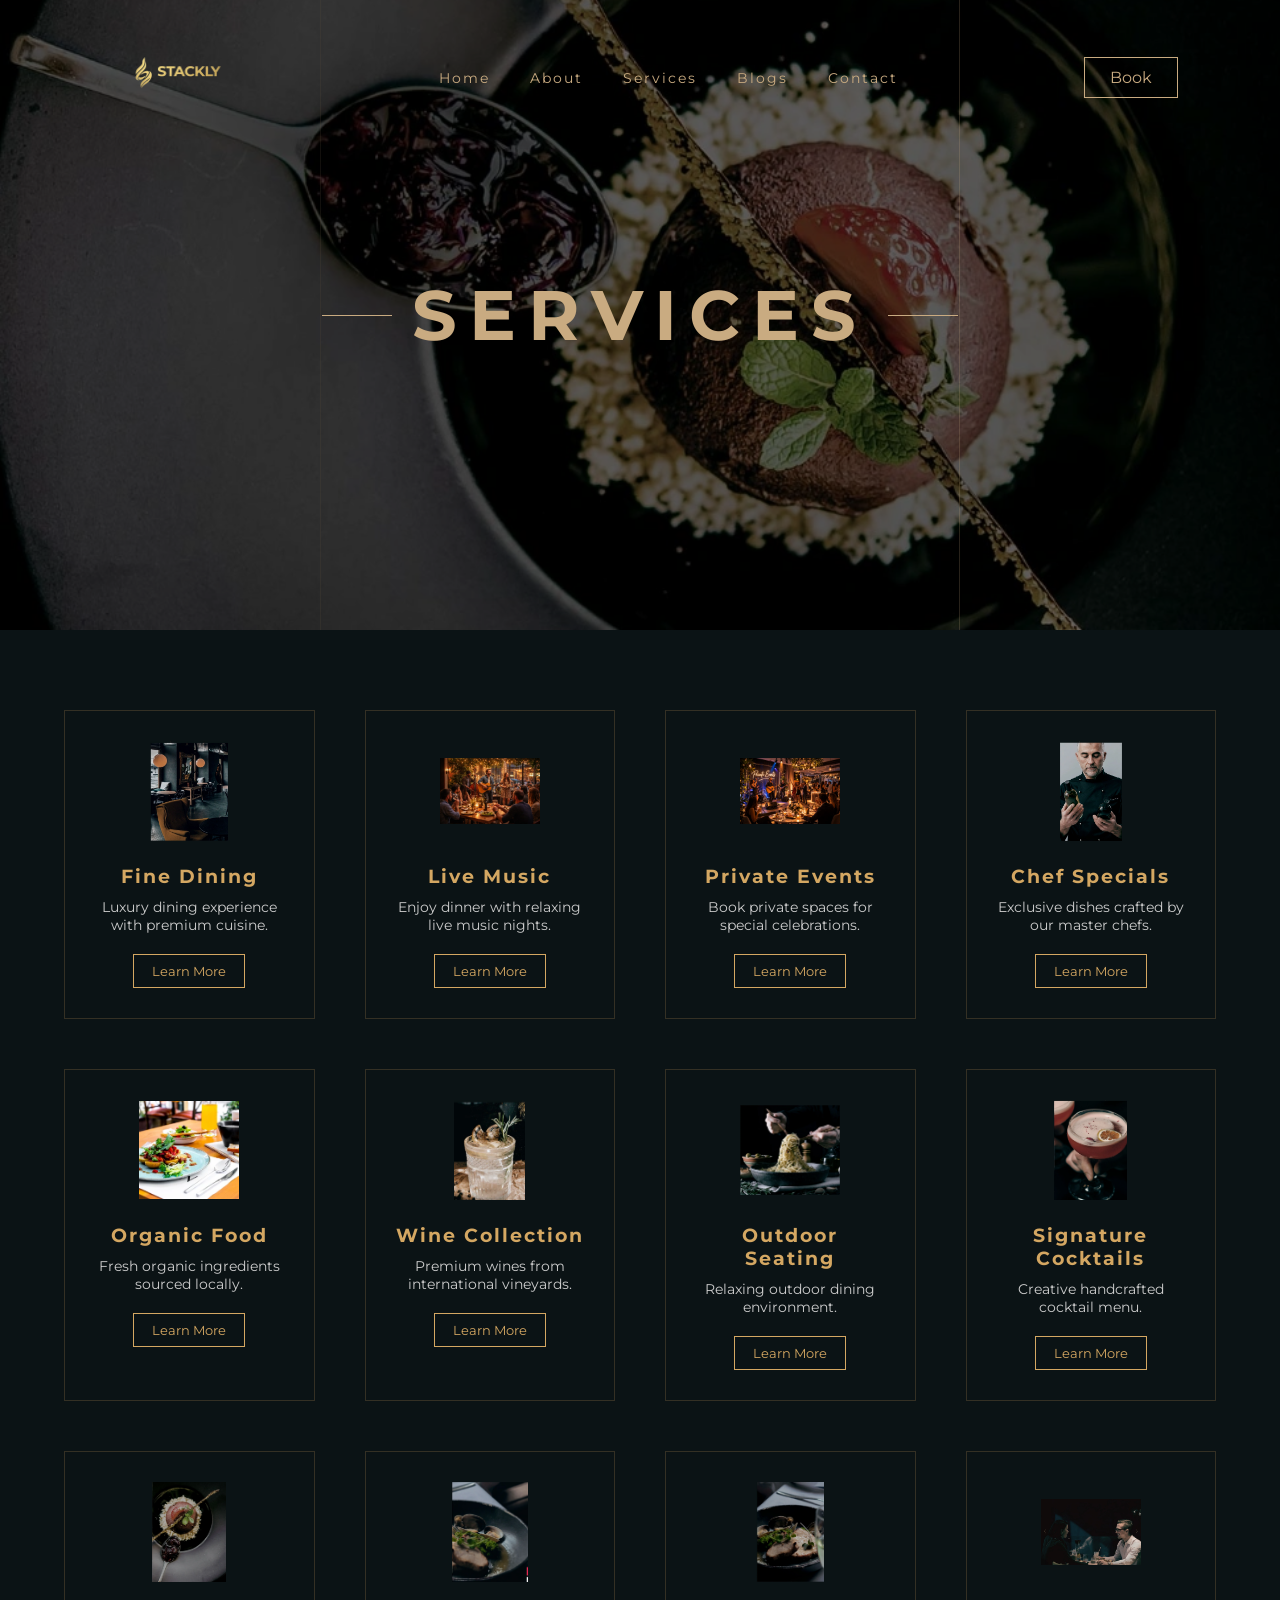
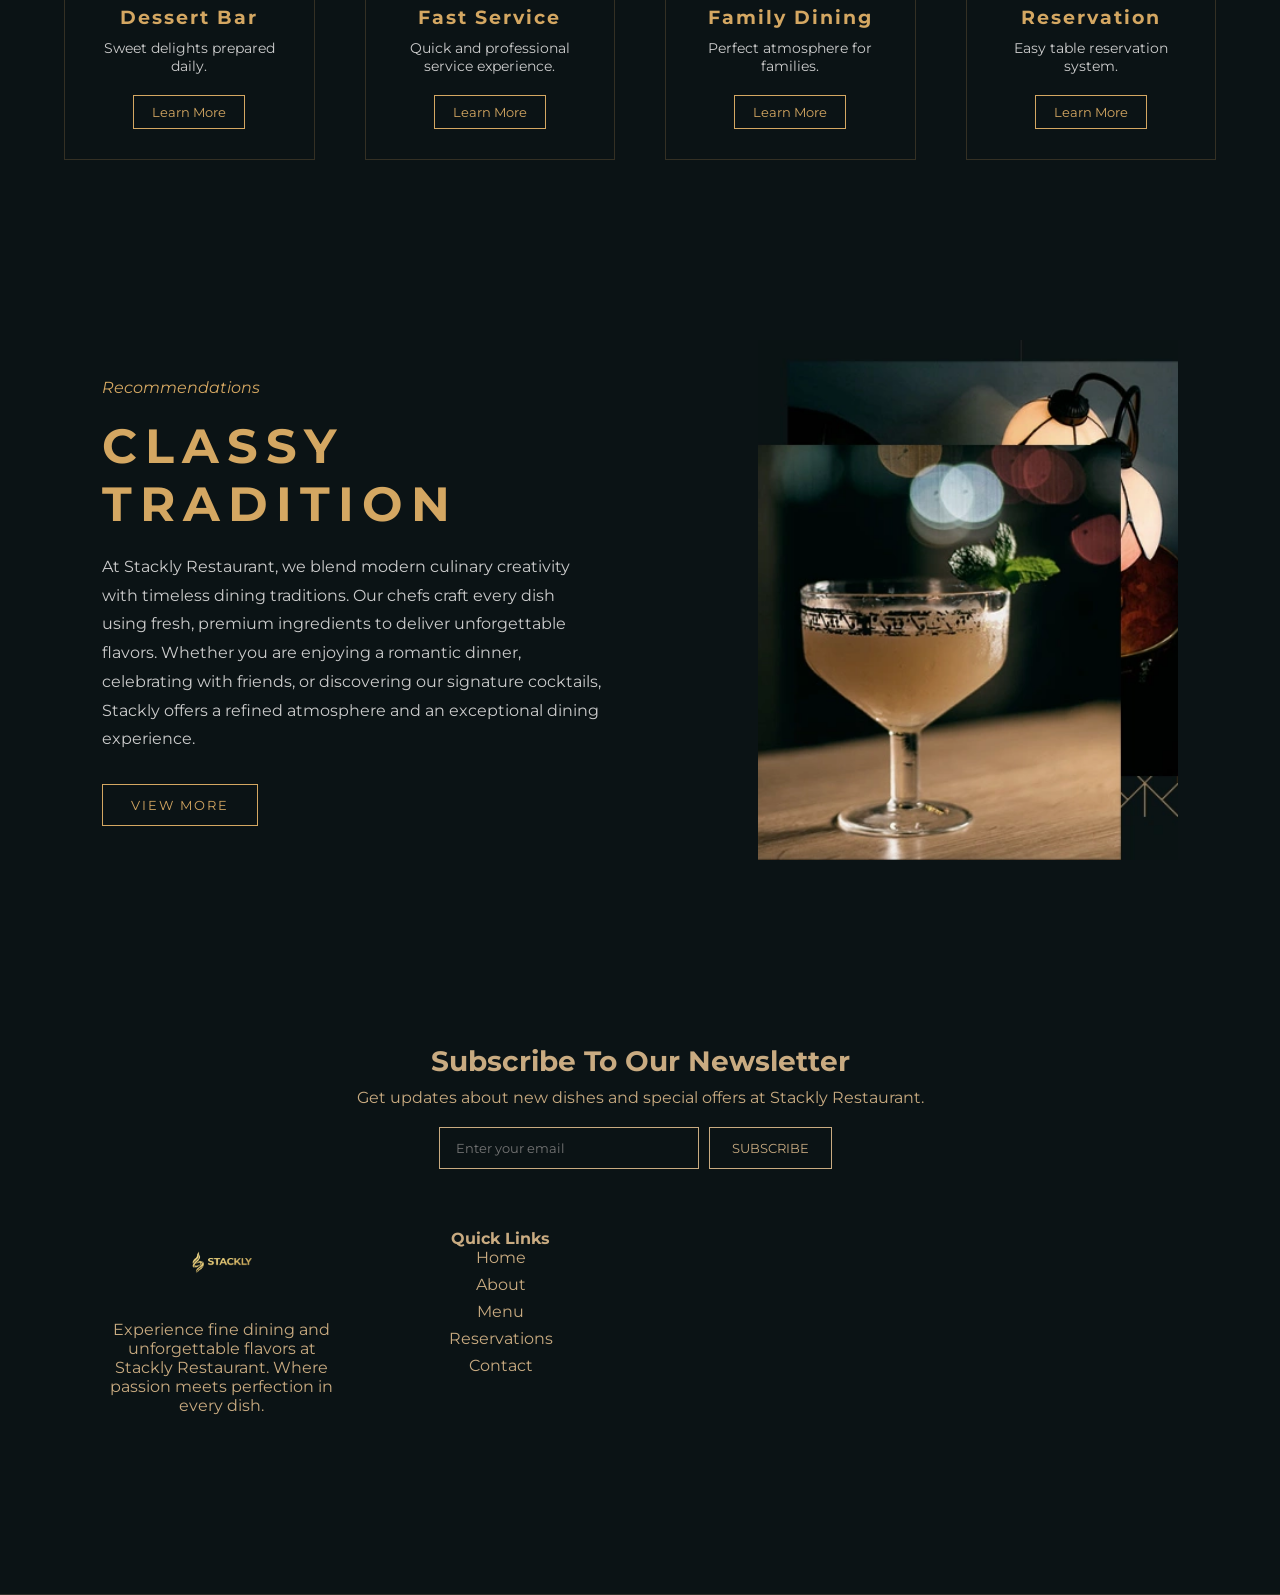
<file: services2.html>
<!DOCTYPE html>
<html lang="en">
<head>

<meta charset="UTF-8">
<meta name="viewport" content="width=device-width, initial-scale=1.0">

<title>Restaurant</title>

<link rel="stylesheet" href="https://cdnjs.cloudflare.com/ajax/libs/font-awesome/6.5.0/css/all.min.css">

<link rel="stylesheet" href="app.css">

<link href="https://fonts.googleapis.com/css2?family=Montserrat:wght@300;400;600&display=swap" rel="stylesheet">

</head>

<body>


    

<header class="navbar">

<div class="nav-container">

<!-- LOGO -->
<div class="logo">
<img src="images/HHHH.webp">
</div>

<!-- MENU -->
<nav class="nav-menu">

<div class="close-menu">✕</div>

<ul>

<li class="dropdown">

<a href="home2.html">Home</a>

<ul class="dropdown-menu">

<li><a href="index.html">Home 1</a></li>
</ul>

</li>

<li><a href="about2.html">About</a></li>
<li><a href="services2.html">Services</a></li>
<li><a href="blogs2.html">Blogs</a></li>
<li><a href="contact2.html">Contact</a></li>

</ul>

</nav>

<a href="404page.html" class="book-btn">Book</a>

<div class="hamburger">
<span></span>
<span></span>
<span></span>
</div>

</div>

</header>


<section class="stackly-about-hero">

<div class="about-hero-overlay"></div>

<div class="about-hero-content">

<h1>SERVICES</h1>

</div>

</section>

<section class="stackly-services">

<div class="stackly-services-container">

<!-- SERVICE 1 -->
<div class="stackly-service-card">
<img src="images/ab.webp" class="service-img">
<h3>Fine Dining</h3>
<p>Luxury dining experience with premium cuisine.</p>
<button onclick="go404()">Learn More</button>
</div>

<!-- SERVICE 2 -->
<div class="stackly-service-card">
<img src="images/EVENTS.webp" class="service-img">
<h3>Live Music</h3>
<p>Enjoy dinner with relaxing live music nights.</p>
<button onclick="go404()">Learn More</button>
</div>

<!-- SERVICE 3 -->
<div class="stackly-service-card">
<img src="images/private events.webp" class="service-img">
<h3>Private Events</h3>
<p>Book private spaces for special celebrations.</p>
<button onclick="go404()">Learn More</button>
</div>

<!-- SERVICE 4 -->
<div class="stackly-service-card">
<img src="images/t1 (1).webp" class="service-img">
<h3>Chef Specials</h3>
<p>Exclusive dishes crafted by our master chefs.</p>
<button onclick="go404()">Learn More</button>
</div>

<!-- SERVICE 5 -->
<div class="stackly-service-card">
<img src="images/P1 (1).webp" class="service-img">
<h3>Organic Food</h3>
<p>Fresh organic ingredients sourced locally.</p>
<button onclick="go404()">Learn More</button>
</div>

<!-- SERVICE 6 -->
<div class="stackly-service-card">
<img src="images/MB (2).webp" class="service-img">
<h3>Wine Collection</h3>
<p>Premium wines from international vineyards.</p>
<button onclick="go404()">Learn More</button>
</div>

<!-- SERVICE 7 -->
<div class="stackly-service-card">
<img src="images/table.webp" class="service-img">
<h3>Outdoor Seating</h3>
<p>Relaxing outdoor dining environment.</p>
<button onclick="go404()">Learn More</button>
</div>

<!-- SERVICE 8 -->
<div class="stackly-service-card">
<img src="images/MB (5).webp" class="service-img">
<h3>Signature Cocktails</h3>
<p>Creative handcrafted cocktail menu.</p>
<button onclick="go404()">Learn More</button>
</div>

<!-- SERVICE 9 -->
<div class="stackly-service-card">
<img src="images/MB (3).webp" class="service-img">
<h3>Dessert Bar</h3>
<p>Sweet delights prepared daily.</p>
<button onclick="go404()">Learn More</button>
</div>

<!-- SERVICE 10 -->
<div class="stackly-service-card">
<img src="images/MB (9).webp" class="service-img">
<h3>Fast Service</h3>
<p>Quick and professional service experience.</p>
<button onclick="go404()">Learn More</button>
</div>

<!-- SERVICE 11 -->
<div class="stackly-service-card">
<img src="images/bg1 (1).webp" class="service-img">
<h3>Family Dining</h3>
<p>Perfect atmosphere for families.</p>
<button onclick="go404()">Learn More</button>
</div>

<!-- SERVICE 12 -->
<div class="stackly-service-card">
<img src="images/hh (3).webp" class="service-img">
<h3>Reservation</h3>
<p>Easy table reservation system.</p>
<button onclick="go404()">Learn More</button>
</div>

</div>
</section>












<section class="stackly-tradition">

<div class="tradition-container">

<!-- LEFT CONTENT -->
<div class="tradition-text">

<span class="tradition-small">Recommendations</span>

<h2 class="tradition-title">
CLASSY <br> TRADITION
</h2>
<p>
At Stackly Restaurant, we blend modern culinary creativity with timeless dining traditions. 
Our chefs craft every dish using fresh, premium ingredients to deliver unforgettable flavors. 
Whether you are enjoying a romantic dinner, celebrating with friends, or discovering our 
signature cocktails, Stackly offers a refined atmosphere and an exceptional dining experience.
</p>
<button onclick="go404()">VIEW MORE</button>

</div>


<!-- RIGHT IMAGE -->

<div class="tradition-image">

<img src="images/kkk.webp" alt="restaurant drink">

</div>

</div>

</section>




<footer class="stackly-footer">

<!-- SUBSCRIBE LAYER -->

<div class="footer-subscribe">

<h3>Subscribe To Our Newsletter</h3>

<p>Get updates about new dishes and special offers at Stackly Restaurant.</p>
<div class="subscribe-form">

<input type="email" id="emailInput" placeholder="Enter your email">

<button onclick="validateEmail()">SUBSCRIBE</button>

<p id="emailError"></p>

</div>


<!-- MAIN FOOTER -->

<div class="footer-container">

<!-- LOGO -->
<div class="footer-logo">

<h2>
<a href="home2.html">
<img src="images/HHHH.webp" alt="Stackly Logo">
</a>
</h2>

<p>
Experience fine dining and unforgettable flavors at Stackly Restaurant.
Where passion meets perfection in every dish.
</p>

</div>


<!-- LINKS -->

<div class="footer-links">

<h4>Quick Links</h4>

<ul>

<li><a href="home2.html">Home</a></li>
<li><a href="about2.html">About</a></li>
<li><a href="404page.html">Menu</a></li>
<li><a href="404page.html">Reservations</a></li>
<li><a href="contact2.html">Contact</a></li>

</ul>

</div>


<!-- CONTACT -->

<div class="footer-contact">

<h4>Contact</h4>

<p>Stackly Restaurant</p>
<p>Food Street, City Center</p>
<p>+91 9876543210</p>
<p>info@stackly.com</p>

</div>


<!-- SOCIAL -->

<div class="footer-social">

<h4>Follow Us</h4>

<div class="social-icons">

<a href="404page.html"><i class="fab fa-facebook-f"></i></a>
<a href="404page.html"><i class="fab fa-instagram"></i></a>
<a href="404page.html"><i class="fab fa-twitter"></i></a>
<a href="404page.html"><i class="fab fa-youtube"></i></a>

</div>

</div>

</div>


<!-- COPYRIGHT -->

<div class="footer-bottom">

<p>© 2026 Stackly Restaurant. All Rights Reserved.</p>

</div>

</footer>


<script src="script.js"></script>

<button id="stacklyScrollTop" class="stackly-scroll-top">
↑
</button>

</body>
</html>
</file>
<file: style.css>
* {
  margin: 0;
  padding: 0;
  box-sizing: border-box;
}

html, body {
  max-width: 100%;
  overflow-x: hidden;
}

*{
  margin:0;
  padding:0;
  box-sizing:border-box;
}

body{
  font-family:Arial, sans-serif;
  overflow-x:hidden;
}

/* TOP BAR */
.top-bar{
  background:#ff1e2d;
  color:white;
  padding:10px 0;
}
.top-container{
  width:90%;
  margin:auto;
  display:flex;
  justify-content:space-between;
}
.social a{
  color:white;
  margin-left:15px;
  font-size:14px;
}

/* HEADER */
header{
  background:#010f1c;
}
.header-container{
  width:100%;
  display:flex;
  align-items:center;
  justify-content:space-between;
}

/* LOGO WHITE LEFT */
.logo-area{
  background:#ffffff;
  padding:15px 40px;
}
.logo-area img{
  height:40px;
}

/* NAV */
nav{
  flex:1;
  text-align:center;
}
.nav-links{
  list-style:none;
}
.nav-links li{
  display:inline-block;
  position:relative;
  margin:0 15px;
}
.nav-links a{
  color:white;
  text-decoration:none;
  font-weight:500;
}

/* DROPDOWN */
.dropdown-menu{
  position:absolute;
  top:40px;
  left:0;
  background:#010f1c;
  display:none;
  padding:10px 0;
}
.dropdown-menu li{
  display:block;
  padding:8px 20px;
}
.dropdown:hover .dropdown-menu{
  display:block;
}


/* RIGHT */
.nav-right{
  display:flex;
  align-items:center;
  gap:15px;
  padding-right:30px;
}

/* Hide buttons on mobile */
@media(max-width:992px){
  .nav-right .login-btn,
  .nav-right .order-btn{
    display:none;
  }
}

.login-btn{
  border:1px solid #ff1e2d;
  color:white;
  padding:8px 18px;
  text-decoration:none;
}
.order-btn{
  background:#ff1e2d;
  color:white;
  padding:8px 18px;
  text-decoration:none;
}

.hamburger{
  display:none;
  color:white;
  font-size:22px;
  cursor:pointer;
}

/* HERO */
.hero{
  height:100vh;
  background:url("images/wall.webp") center/cover no-repeat;
  display:flex;
  align-items:center;
  justify-content:space-between;
  padding:0 10%;
  color:white;
  position:relative;
}

.hero-text{
  animation:slideFromRight 1s ease;
}

.hero-image{
  animation:slideFromLeft 1s ease;
}

.hero img{
  max-width:400px;
}

.welcome{
  color:#ffb400;
  font-weight:bold;
}

h1{
  font-size:55px;
  margin:20px 0;
}

/* FLOATING */
.floating{
  position:absolute;
  width:60px;
}

@keyframes slideFromRight{
  from{opacity:0; transform:translateX(200px);}
  to{opacity:1; transform:translateX(0);}
}
@keyframes slideFromLeft{
  from{opacity:0; transform:translateX(-200px);}
  to{opacity:1; transform:translateX(0);}
}

/* MOBILE */
@media(max-width:992px){

nav{display:none;}
.hamburger{display:block;}

.mobile-menu{
  position:fixed;
  top:0;
  right:-100%;
  width:80%;
  height:100%;
  background:#ffffff;
  transition:0.4s;
  padding:20px;
  z-index:999;
}
.mobile-menu.active{
  right:0;
}
.mobile-top{
  display:flex;
  justify-content:space-between;
  align-items:center;
}
.mobile-menu ul{
  list-style:none;
  margin-top:30px;
}
.mobile-menu ul li{
  padding:15px 0;
  border-bottom:1px solid #ddd;
}
.mobile-btn{
  display:block;
  text-align:center;
  margin:15px 0;
}
}


/* MOBILE MENU DEFAULT HIDDEN */
.mobile-menu{
  display:none;
}

/* ONLY FOR MOBILE */
@media(max-width:992px){

  nav{display:none;}
  .hamburger{display:block;}

  .mobile-menu{
    display:block;
    position:fixed;
    top:0;
    right:-100%;
    width:80%;
    height:100vh;
    background:#ffffff;
    transition:0.4s ease;
    padding:20px;
    z-index:9999;
    overflow-y:auto;
  }

  .mobile-menu.active{
    right:0;
  }

}

.hamburger{
  display:none;
}

@media(max-width:992px){
  .hamburger{
    display:block;
  }
}



@media(max-width:992px){

  header{
    background:#ffffff;
  }

  .logo-area{
    background:#ffffff;
  }

}



.mobile-menu{
  display:none;
}

@media(max-width:992px){

  nav{display:none;}
  .hamburger{
    display:block;
    color:#010f1c;
  }

  .mobile-menu{
    display:block;
    position:fixed;
    top:0;
    right:-100%;
    width:85%;
    height:100vh;
    background:#ffffff;
    transition:0.4s ease;
    padding:25px;
    z-index:9999;
    overflow-y:auto;
  }

  .mobile-menu.active{
    right:0;
  }

  .mobile-top{
    display:flex;
    justify-content:space-between;
    align-items:center;
    margin-bottom:30px;
  }

  .mobile-top i{
    font-size:20px;
    cursor:pointer;
    color:#010f1c;
  }

  .mobile-menu ul{
    list-style:none;
  }

  .mobile-menu ul li{
    padding:15px 0;
    border-bottom:1px solid #eee;
    font-weight:500;
    color:#010f1c;
  }

  .mobile-contact{
    margin-top:25px;
    font-size:14px;
    color:#555;
  }

  .mobile-btn{
    display:block;
    text-align:center;
    margin:15px 0;
  }

  .mobile-social{
    margin-top:20px;
  }

  .mobile-social i{
    margin-right:15px;
    color:#010f1c;
  }

}



/* DROPDOWN FIXED VERSION */

.dropdown {
  position: relative;
}

/* Dropdown menu */
.dropdown-menu {
  position: absolute;
  top: 100%;   /* directly below parent */
  left: 0;
  background: #010f1c;
  min-width: 200px;
  border-radius: 4px;
  padding: 10px 0;

  opacity: 0;
  visibility: hidden;
  transform: translateY(10px);
  transition: all 0.3s ease;

  z-index: 9999;
}

/* Dropdown items */
.dropdown-menu li {
  display: block;
}

.dropdown-menu li a {
  display: block;
  padding: 10px 20px;
  color: #ffffff;
  text-decoration: none;
}

.dropdown-menu li a:hover {
  background: #ff1e2d;
}

/* Show dropdown smoothly */
.dropdown:hover .dropdown-menu {
  opacity: 1;
  visibility: visible;
  transform: translateY(0);
}


@media(max-width:992px){

  .mobile-btn.login-btn{
    background:#ffffff;
    color:#010f1c;
    border:1px solid #010f1c;
  }

  .mobile-btn.order-btn{
    background:#ff1e2d;
    color:#ffffff;
  }

}


/* Animation In */
.slide-in-right {
  animation: slideInRight 0.8s ease forwards;
}

.slide-in-left {
  animation: slideInLeft 0.8s ease forwards;
}

/* Animation Out */
.slide-out-left {
  animation: slideOutLeft 0.6s ease forwards;
}

.slide-out-right {
  animation: slideOutRight 0.6s ease forwards;
}

@keyframes slideInRight {
  from {opacity:0; transform:translateX(150px);}
  to {opacity:1; transform:translateX(0);}
}

@keyframes slideInLeft {
  from {opacity:0; transform:translateX(-150px);}
  to {opacity:1; transform:translateX(0);}
}

@keyframes slideOutLeft {
  from {opacity:1; transform:translateX(0);}
  to {opacity:0; transform:translateX(-150px);}
}

@keyframes slideOutRight {
  from {opacity:1; transform:translateX(0);}
  to {opacity:0; transform:translateX(150px);}
}

/* ================= MOBILE RESPONSIVE ================= */
@media (max-width: 992px) {

  .hero{
    flex-direction: column;
    text-align: center;
    padding: 60px 20px;
    min-height: auto;
  }

  .hero-text{
    order: 1;
    width: 100%;
  }

  .hero-text h1{
    font-size: 30px;
    line-height: 1.3;
  }

  .hero-image{
    order: 2;
    width: 100%;
    margin-top: 30px;
  }

  .hero-image img{
    width: 100%;
    max-width: 320px;
    height: auto;
  }

  .floating{
    display: none;   /* hide floating images in mobile */
  }

}


/* SECTION */
.promo-section {
  padding: 60px 8%;
}

/* GRID */
.promo-grid {
  display: grid;
  grid-template-columns: repeat(3, 1fr);
  gap: 30px;
}

/* CARD */
.promo-card {
  position: relative;
  display: flex;
  justify-content: space-between;
  align-items: center;
  padding: 30px;
  height: 260px;
  border-radius: 12px;
  overflow: hidden;
  color: #fff;

  /* Add background image */
  background: url("images/wall.webp") no-repeat center/cover;
}

/* Optional different backgrounds */
.promo-card:nth-child(1){
  background: url("images/wall.webp") center/cover no-repeat;
}

.promo-card:nth-child(2){
  background: url("images/wall.webp") center/cover no-repeat;
}

.promo-card:nth-child(3){
  background: url("images/wall.webp") center/cover no-repeat;
}

/* CONTENT */
.promo-content h5 {
  font-size: 14px;
  color: #ff3c00;
  margin-bottom: 10px;
  letter-spacing: 1px;
}

.promo-content h2 {
  font-size: 22px;
  margin: 10px 0;
  line-height: 1.3;
}

.promo-content p {
  font-size: 14px;
  margin-bottom: 18px;
}

/* BUTTON */
.promo-btn {
  display: inline-block;
  padding: 10px 22px;
  background: #ff3c00;
  color: #fff;
  text-decoration: none;
  font-size: 14px;
  transition: 0.3s ease;
}

.promo-btn.orange {
  background: orange;
}

.promo-btn:hover {
  transform: translateX(5px);
}

/* IMAGE */
.promo-image img {
  width: 140px;
  height: auto;
}

/* MOBILE */
@media (max-width: 992px) {
  .promo-grid {
    grid-template-columns: 1fr;
  }

  .promo-card {
    flex-direction: column;
    text-align: center;
    height: auto;
  }

  .promo-image {
    margin-top: 20px;
  }

  .promo-image img {
    width: 160px;
  }
}



.about-section {
  background: #ffffff;
  padding: 80px 20px;
}

.about-container {
  max-width: 1100px;
  margin: auto;
  display: flex;
  align-items: center;
  justify-content: center;
  gap: 60px;
  flex-wrap: wrap;
}

/* SMALL PERFECT CIRCLE */
.circle-box {
  width: 220px;          /* 🔥 smaller size */
  aspect-ratio: 1 / 1;
  border-radius: 50%;
  overflow: hidden;
  animation: rotate 25s linear infinite;
}

.circle-box img {
  width: 100%;
  height: 100%;
  object-fit: cover;
  border-radius: 50%;
}

/* ROTATION */
@keyframes rotate {
  0% { transform: rotate(0deg); }
  100% { transform: rotate(360deg); }
}

/* CENTER CONTENT */
.about-content {
  max-width: 400px;
  text-align: center;
}

.about-tag {
  color: #ff6b00;
  font-size: 14px;
  font-weight: 600;
  letter-spacing: 2px;
}

.about-content h2 {
  font-size: 32px;
  font-weight: 800;
  color: #111;
  margin: 15px 0;
}

.about-content p {
  color: #777;
  font-size: 15px;
  margin-bottom: 25px;
}

.order-btn {
  background: #e60023;
  color: #fff;
  padding: 10px 25px;
  text-decoration: none;
  font-weight: 600;
  transition: 0.3s;
}

.order-btn:hover {
  background: #c4001d;
}

/* MOBILE RESPONSIVE */
@media (max-width: 768px) {
  .about-container {
    flex-direction: column;
    gap: 30px;
  }

  .circle-box {
    width: 180px;
  }

  .about-content h2 {
    font-size: 24px;
  }
}



.dishes-section {
  background: #f5f1ea;
  padding: 80px 20px;
  position: relative;
  overflow: hidden;
}

.container {
  max-width: 1300px;
  margin: auto;
}

.section-title {
  text-align: center;
  margin-bottom: 50px;
}

.section-title span {
  color: #ff6b00;
  font-size: 14px;
  font-weight: 600;
}

.section-title h2 {
  font-size: 40px;
  font-weight: 800;
  color: #111;
}

/* ONE LINE LAYOUT */
.dishes-row {
  display: flex;
  justify-content: space-between;
  gap: 20px;
}

/* CARD */
.dish-card {
  flex: 1;
  background: #ffffff;
  border-radius: 12px;
  padding: 30px 15px;
  text-align: center;
  position: relative;
  transition: 0.4s ease;
  overflow: hidden;
}

.dish-img img {
  width: 120px;
  height: 120px;
  object-fit: cover;
  border-radius: 50%;
  margin-bottom: 20px;
}

.dish-card h4 {
  font-size: 18px;
  font-weight: 700;
  color: #111;
}

.dish-card p {
  color: #777;
  font-size: 14px;
}

.price {
  color: #e60023;
  font-weight: 700;
}

/* 🔥 HOVER BLACK */
.dish-card:hover {
  background: #0d1b2a;
  transform: translateY(-10px);
}

.dish-card:hover h4,
.dish-card:hover p,
.dish-card:hover .price {
  color: #fff;
}

/* CART ICON */
.cart-icon {
  position: absolute;
  right: -50px;
  top: 20px;
  font-size: 22px;
  background: #ff6b00;
  width: 40px;
  height: 40px;
  display: flex;
  align-items: center;
  justify-content: center;
  border-radius: 50%;
  transition: 0.4s;
  opacity: 0;
}

.dish-card:hover .cart-icon {
  right: 15px;
  opacity: 1;
}

/* DECORATIVE IMAGES */
.top-right-img {
  position: absolute;
  top: 40px;
  right: 40px;
  width: 120px;
}

.bottom-left-img {
  position: absolute;
  bottom: 40px;
  left: 40px;
  width: 120px;
}

/* RESPONSIVE */
@media (max-width: 1100px) {
  .dishes-row {
    flex-wrap: wrap;
  }

  .dish-card {
    flex: 0 0 48%;
    margin-bottom: 20px;
  }
}

@media (max-width: 600px) {
  .dish-card {
    flex: 0 0 100%;
  }

  .section-title h2 {
    font-size: 28px;
  }
}











.menu-section {
  background: #f3efe9;
  padding: 80px 20px;
}

.menu-container {
  max-width: 1100px;
  margin: auto;
  background: #fff;
  padding: 60px;
  border-radius: 20px;
}

.menu-header {
  text-align: center;
  margin-bottom: 40px;
}

.menu-tag {
  color: #ff6b00;
  font-weight: 600;
  font-size: 14px;
}

.menu-header h2 {
  font-size: 36px;
  font-weight: 800;
  margin: 10px 0 20px;
}

.menu-tabs {
  display: flex;
  justify-content: center;
  gap: 20px;
  flex-wrap: wrap;
}

.tab {
  background: transparent;
  border: none;
  font-weight: 600;
  cursor: pointer;
  padding: 8px 15px;
  transition: 0.3s;
}

.tab.active,
.tab:hover {
  color: #ff0000;
}

/* GRID */
.menu-grid {
  display: flex;
  gap: 40px;
  margin-top: 40px;
}

.menu-column {
  flex: 1;
}

/* ITEM */
.menu-item {
  display: flex;
  align-items: center;
  justify-content: space-between;
  margin-bottom: 25px;
  padding-bottom: 15px;
  border-bottom: 1px solid #eee;
  opacity: 0;
  transform: translateY(30px);
  transition: 0.6s ease;
}

.menu-item img {
  width: 60px;
  height: 60px;
  border-radius: 50%;
  margin-right: 15px;
}

.item-info {
  flex: 1;
  margin-left: 15px;
}

.item-info h4 {
  font-weight: 700;
}

.item-info p {
  font-size: 13px;
  color: #777;
}

.price {
  font-weight: 700;
}

/* SHOW ANIMATION */
.menu-item.show {
  opacity: 1;
  transform: translateY(0);
}

/* RESPONSIVE */
@media (max-width: 900px) {
  .menu-grid {
    flex-direction: column;
  }

  .menu-container {
    padding: 30px;
  }
}






.offer-section {
  background: #171819;
  padding: 80px 20px;
  position: relative;
  overflow: hidden;
}

.offer-container {
  max-width: 1300px;
  margin: auto;
  display: flex;
  align-items: center;
  justify-content: space-between;
  gap: 40px;
  flex-wrap: wrap;
}

/* LEFT IMAGE */
.offer-image img {
  width: 450px;
  max-width: 100%;
}

/* RIGHT BOX */
.offer-content {
  background: rgba(255, 255, 255, 0.05);
  padding: 50px;
  border-radius: 8px;
  max-width: 450px;
  backdrop-filter: blur(5px);
}

.offer-tag {
  color: #ff6b00;
  font-weight: 600;
  font-size: 14px;
  letter-spacing: 1px;
}

.offer-content h2 {
  color: #fff;
  font-size: 32px;
  font-weight: 800;
  margin: 20px 0;
}

.expired {
  color: #777;
  margin-bottom: 20px;
}

.order-btn {
  background: #ff0022;
  color: #fff;
  padding: 12px 30px;
  text-decoration: none;
  font-weight: 600;
  display: inline-block;
  transition: 0.3s;
}

.order-btn:hover {
  background: #cc001a;
}

/* RIGHT BOTTOM IMAGE */
.right-bottom-img {
  position: absolute;
  right: 0;
  bottom: 0;
  width: 250px;
  opacity: 0.9;
}

/* RESPONSIVE */
@media (max-width: 992px) {
  .offer-container {
    flex-direction: column;
    text-align: center;
  }

  .offer-content {
    padding: 30px;
  }

  .offer-image img {
    width: 300px;
  }

  .right-bottom-img {
    width: 150px;
  }
}



.chef-section {
  background: #f4efe8;
  padding: 80px 20px;
}

.chef-container {
  max-width: 1200px;
  margin: auto;
  text-align: center;
}

.section-header span {
  color: #ff6b00;
  font-weight: 600;
  font-size: 14px;
}

.section-header h2 {
  font-size: 40px;
  font-weight: 800;
  margin: 15px 0 60px;
}

/* GRID */
.chef-grid {
  display: flex;
  justify-content: center;
  gap: 40px;
  flex-wrap: wrap;
}

/* CARD */
.chef-card {
  width: 320px;
  position: relative;
  opacity: 0;
  transform: translateY(40px);
  transition: 0.6s ease;
}

/* IMAGE SHAPE */
.chef-image {
  position: relative;
  border-radius: 160px 160px 30px 30px;
  overflow: hidden;
  background: #fff;
}

.chef-image img {
  width: 100%;
  display: block;
}

/* Bottom color curve effect */
.chef-image::after {
  content: "";
  position: absolute;
  bottom: -5px;
  left: 0;
  width: 100%;
  height: 12px;
  background: #ff0000;
  border-radius: 0 0 50px 50px;
}

/* Different color variations */
.orange-border::after {
  background: #ff6b00;
}

.red-border::after {
  background: #ff0033;
}

/* Share icon */
.share-icon {
  position: absolute;
  bottom: -18px;
  left: 50%;
  transform: translateX(-50%);
  background: #ff6b00;
  color: #fff;
  width: 36px;
  height: 36px;
  border-radius: 50%;
  display: flex;
  align-items: center;
  justify-content: center;
  font-size: 14px;
}

/* INFO */
.chef-info {
  background: #fff;
  padding: 40px 20px 25px;
  border-radius: 0 0 20px 20px;
}

.chef-info h4 {
  font-size: 18px;
  font-weight: 700;
}

.chef-info p {
  color: #777;
  font-size: 14px;
  margin-top: 5px;
}

/* ANIMATION SHOW */
.chef-card.show {
  opacity: 1;
  transform: translateY(0);
}

/* RESPONSIVE */
@media (max-width: 768px) {
  .chef-grid {
    flex-direction: column;
    align-items: center;
  }

  .section-header h2 {
    font-size: 28px;
  }
}


.chef-section {
  background: #f4efe8;
  padding: 80px 20px;
  position: relative;
  overflow: hidden; /* prevents scroll issue */
}

/* LEFT CORNER IMAGE */
.left-decor {
  position: absolute;
  top: 60px;
  left: 40px;
  width: 120px;
  z-index: 0;
}

/* Make sure content stays above decoration */
.chef-container {
  position: relative;
  z-index: 2;
}

/* Hide decoration on small screens */
@media (max-width: 768px) {
  .left-decor {
    display: none;
  }
}


.testimonial-section {
  background: #171819;
  padding: 80px 20px;
  position: relative;
  overflow: hidden;
}

.testimonial-container {
  max-width: 1300px;
  margin: auto;
  display: flex;
  align-items: center;
  gap: 50px;
  flex-wrap: wrap;
}

/* LEFT SIDE */
.testimonial-left {
  position: relative;
  flex: 1;
}

.testimonial-left img {
  width: 100%;
  border-radius: 10px;
}

/* PLAY CIRCLE */
.play-circle {
  position: absolute;
  top: 50%;
  left: 50%;
  transform: translate(-50%, -50%);
  background: rgba(255,255,255,0.2);
  width: 80px;
  height: 80px;
  border-radius: 50%;
  display: flex;
  align-items: center;
  justify-content: center;
  color: white;
  font-size: 24px;
  cursor: pointer;
}

/* RIGHT SIDE */
.testimonial-right {
  flex: 1;
  color: white;
}

.section-tag {
  color: #ff6b00;
  font-weight: 600;
  font-size: 14px;
}

.testimonial-right h2 {
  font-size: 36px;
  margin: 15px 0 40px;
}

/* CARD */
.testimonial-card {
  background: #f2f2f2;
  color: #333;
  padding: 30px;
  border-radius: 12px;
  display: none;
  transition: 0.5s;
}

.testimonial-card.active {
  display: block;
  animation: fadeIn 0.6s ease;
}

.client-info {
  display: flex;
  align-items: center;
  gap: 15px;
  margin-bottom: 15px;
}

.client-img {
  width: 50px;
  height: 50px;
  border-radius: 50%;
}

.testimonial-text {
  font-size: 15px;
  line-height: 1.6;
}

/* ARROWS */
.testimonial-arrows {
  margin-top: 20px;
}

.testimonial-arrows button {
  background: #ff0000;
  color: white;
  border: none;
  padding: 10px 15px;
  margin-right: 10px;
  border-radius: 50%;
  cursor: pointer;
}

/* RIGHT DECOR IMAGE */
.right-decor {
  position: absolute;
  right: 0;
  bottom: 0;
  width: 200px;
}

/* ANIMATION */
@keyframes fadeIn {
  from {opacity: 0; transform: translateY(20px);}
  to {opacity: 1; transform: translateY(0);}
}

/* RESPONSIVE */
@media (max-width: 992px) {
  .testimonial-container {
    flex-direction: column;
  }

  .testimonial-right h2 {
    font-size: 28px;
  }

  .right-decor {
    display: none;
  }
}


.blog-section {
  background: #f4efe8;
  padding: 80px 20px;
  position: relative;
  overflow: hidden;
}

.blog-container {
  max-width: 1200px;
  margin: auto;
  position: relative;
}

.section-header {
  text-align: center;
  margin-bottom: 50px;
}

.section-header span {
  color: #ff6b00;
  font-weight: 600;
  font-size: 14px;
}

.section-header h2 {
  font-size: 38px;
  font-weight: 800;
  margin-top: 10px;
}

/* BLOG WRAPPER */
.blog-wrapper {
  display: flex;
  gap: 30px;
  transition: 0.5s ease;
}

/* CARD */
.blog-card {
  background: #fff;
  border-radius: 10px;
  overflow: hidden;
  flex: 1;
  min-width: 300px;
  opacity: 0;
  transform: translateY(40px);
  transition: 0.6s ease;
}

.blog-img {
  position: relative;
}

.blog-img img {
  width: 100%;
  display: block;
}

/* DATE BOX */
.date-box {
  position: absolute;
  bottom: -20px;
  left: 20px;
  background: #ff0000;
  color: #fff;
  padding: 10px 15px;
  text-align: center;
}

.date-box span {
  font-size: 18px;
  font-weight: bold;
  display: block;
}

.date-box small {
  font-size: 12px;
}

.blog-content {
  padding: 40px 20px 20px;
}

.meta {
  font-size: 13px;
  color: #777;
  margin-bottom: 10px;
  display: flex;
  gap: 15px;
}

.blog-content h4 {
  font-size: 18px;
  font-weight: 700;
  margin-bottom: 10px;
}

.blog-content a {
  color: #111;
  font-weight: 600;
  text-decoration: none;
}

/* ARROWS */
.blog-arrows {
  position: absolute;
  top: 50%;
  width: 100%;
  display: flex;
  justify-content: space-between;
  pointer-events: none;
}

.blog-arrows button {
  pointer-events: all;
  background: #ff0000;
  border: none;
  color: #fff;
  padding: 12px 15px;
  border-radius: 50%;
  cursor: pointer;
}

/* SCROLL ANIMATION */
.blog-card.show {
  opacity: 1;
  transform: translateY(0);
}

/* RESPONSIVE */
@media (max-width: 992px) {
  .blog-wrapper {
    flex-direction: column;
  }

  .blog-arrows {
    display: none;
  }
}



/* IMAGE SCROLL */
.image-scroll-section {
  overflow: hidden;
  width: 100%;
}

.image-scroll-wrapper {
  display: flex;
  gap: 20px;
  will-change: transform;
}

.image-scroll-wrapper img {
  width: 250px;
  height: 180px;
  object-fit: cover;
  flex-shrink: 0;
}


/* MAIN FOOTER */
.main-footer {
  background: #010f1c;
  color: #fff;
  padding-top: 100px;
  position: relative;
  overflow: hidden;
}

/* ORANGE BOX */
.footer-contact-box {
  background: #ff7a00;
  max-width: 1000px;
  margin: -60px auto 60px;
  padding: 30px;
  border-radius: 10px;
  display: flex;
  justify-content: space-between;
  flex-wrap: wrap;
  text-align: center;
}

.footer-contact-box h4 {
  margin-bottom: 5px;
}

/* CONTENT */
.footer-content {
  max-width: 1200px;
  margin: auto;
  display: flex;
  justify-content: space-between;
  flex-wrap: wrap;
  gap: 40px;
  padding: 0 20px 60px;
}

.footer-col {
  flex: 1 1 220px;
}

.footer-col h4,
.footer-col h3 {
  margin-bottom: 20px;
}

.footer-col ul {
  list-style: none;
  padding: 0;
}

.footer-col ul li {
  margin-bottom: 10px;
  cursor: pointer;
  transition: 0.3s;
}

.footer-col ul li:hover {
  color: #ff7a00;
}

.footer-col input {
  padding: 10px;
  width: 100%;
  margin-top: 10px;
  border: none;
}

/* CORNER IMAGES */
.footer-left {
  position: absolute;
  left: 0;
  bottom: 100px;
  width: 150px;
}

.footer-right {
  position: absolute;
  right: 0;
  top: 120px;
  width: 150px;
}

/* BOTTOM RED BAR */
.footer-bottom {
  background: red;
  padding: 15px 20px;
  display: flex;
  justify-content: space-between;
  flex-wrap: wrap;
}

/* RESPONSIVE */
@media (max-width: 992px) {

  .footer-contact-box {
    flex-direction: column;
    gap: 20px;
  }

  .footer-content {
    flex-direction: column;
  }

  .footer-left,
  .footer-right {
    display: none;
  }
}


/* MAIN FOOTER */

.main-footer{
background:#010f1c;
color:#fff;
padding-top:100px;
position:relative;
overflow:hidden;
font-family:Arial, sans-serif;
}


/* ORANGE CONTACT BOX */

.footer-contact-box{
background:#ff7a00;
max-width:1000px;
margin:-60px auto 60px;
padding:30px;
border-radius:10px;
display:flex;
justify-content:space-between;
flex-wrap:wrap;
text-align:center;
gap:20px;
}

.footer-contact-box h4{
margin-bottom:5px;
}


/* FOOTER CONTENT */

.footer-content{
max-width:1200px;
margin:auto;
display:flex;
justify-content:space-between;
flex-wrap:wrap;
gap:40px;
padding:0 20px 60px;
}

.footer-col{
flex:1 1 220px;
}

.footer-col h4,
.footer-col h3{
margin-bottom:20px;
}

.footer-col p{
color:#cfcfcf;
line-height:1.6;
}


/* LIST */

.footer-col ul{
list-style:none;
padding:0;
}

.footer-col ul li{
margin-bottom:10px;
cursor:pointer;
transition:0.3s;
}

.footer-col ul li:hover{
color:#ff7a00;
}


/* SOCIAL ICONS */

.footer-social{
display:flex;
gap:12px;
margin-top:15px;
}

.footer-social a{
width:38px;
height:38px;
display:flex;
align-items:center;
justify-content:center;
background:#122130;
border-radius:50%;
color:#fff;
font-size:16px;
transition:0.3s;
}

.footer-social a:hover{
background:#ff7a00;
transform:translateY(-4px);
}


/* SUBSCRIBE BOX */

.subscribe-box{
display:flex;
margin-top:10px;
}

.subscribe-box input{
flex:1;
padding:12px;
border:none;
outline:none;
border-radius:5px 0 0 5px;
}

.subscribe-box button{
background:#ff7a00;
border:none;
color:#fff;
padding:0 18px;
cursor:pointer;
border-radius:0 5px 5px 0;
transition:0.3s;
}

.subscribe-box button:hover{
background:#ff5500;
}


/* CORNER IMAGES */

.footer-left{
position:absolute;
left:0;
bottom:100px;
width:150px;
opacity:0.5;
}

.footer-right{
position:absolute;
right:0;
top:120px;
width:150px;
opacity:0.5;
}


/* BOTTOM BAR */

.footer-bottom{
background:red;
padding:15px 20px;
display:flex;
justify-content:space-between;
flex-wrap:wrap;
}

.footer-bottom span{
margin-left:15px;
cursor:pointer;
}

.footer-bottom span:hover{
text-decoration:underline;
}


/* RESPONSIVE */

@media(max-width:992px){

.footer-contact-box{
flex-direction:column;
gap:20px;
}

.footer-content{
flex-direction:column;
}

.footer-left,
.footer-right{
display:none;
}

}



/* SUBSCRIBE BOX */

.subscribe-box{
  display:flex;
  align-items:center;
  margin-top:10px;
  width:100%;
  max-width:320px;
}

.subscribe-box input{
  flex:1;
  height:45px;
  padding:0 15px;
  border:none;
  outline:none;
  border-radius:6px 0 0 6px;
  font-size:14px;
}

.subscribe-box button{
  width:50px;
  height:45px;
  border:none;
  background:#ff7a00;
  color:white;
  cursor:pointer;
  border-radius:0 6px 6px 0;
  display:flex;
  align-items:center;
  justify-content:center;
  transition:0.3s;
}

.subscribe-box button i{
  font-size:16px;
}

.subscribe-box button:hover{
  background:#ff5500;
}




.image-scroll-section{
  overflow:hidden;
  width:100%;
}

.image-scroll-wrapper{
  display:flex;
  gap:20px;
  width:max-content;
}

.image-scroll-wrapper img{
  width:200px;
  height:200px;
  object-fit:cover;
  border-radius:10px;
}




/* HERO SECTION */

.about-hero{
height:420px;
background:url("images/about-bg.jpg") center/cover no-repeat;
display:flex;
align-items:center;
justify-content:center;
text-align:center;
position:relative;
}

.about-hero::before{
content:"";
position:absolute;
width:100%;
height:100%;
background:rgba(0,0,0,0.65);
}

.about-content{
position:relative;
color:white;
max-width:700px;
}

.about-content h1{
font-size:60px;
margin-bottom:20px;
}

.about-content p{
font-size:18px;
}


/* FOOD SECTION */

.food-section{
padding:80px 5%;
background:#f5f5f5;
}

.food-container{
display:grid;
grid-template-columns:repeat(3,1fr);
gap:30px;
}

.food-card{
display:flex;
justify-content:space-between;
align-items:center;
padding:30px;
border-radius:10px;
color:white;
background:#111;
transition:0.4s;
opacity:0;
transform:translateY(50px);
}

.food-card.active{
opacity:1;
transform:translateY(0);
}

.food-card:hover{
transform:scale(1.03);
}

.food-text span{
font-size:13px;
}

.food-text h2{
font-size:26px;
margin:10px 0;
}

.order-btn{
background:#ff3b3b;
border:none;
padding:10px 20px;
color:white;
cursor:pointer;
transition:0.3s;
}

.order-btn:hover{
background:#ff7a00;
}

.food-img img{
width:150px;
}


/* RESPONSIVE */

@media(max-width:900px){

.food-container{
grid-template-columns:1fr;
}x

.about-content h1{
font-size:40px;
}

}


/* ===== ABOUT HERO SECTION ===== */

/* ABOUT HERO SECTION */

.about-hero-section{
width:100%;
min-height:500px;
background-image:url("images/mm.webp");
background-size:cover;
background-position:center;
background-repeat:no-repeat;
position:relative;
display:flex;
align-items:center;
justify-content:center;
text-align:center;
padding:100px 20px;
}

/* DARK OVERLAY */

.about-hero-overlay{
position:absolute;
top:0;
left:0;
width:100%;
height:100%;
background:rgba(0,0,0,0.65);
}

/* CONTENT */

.about-hero-content{
position:relative;
color:white;
max-width:700px;
}

.about-hero-content h1{
font-size:60px;
margin-bottom:15px;
}

.about-breadcrumb{
font-size:14px;
margin-bottom:15px;
}

.about-breadcrumb span{
color:#ff7a00;
}

.about-description{
font-size:18px;
line-height:1.6;
}


/* animation */

@keyframes heroFade{
from{
opacity:0;
transform:translateY(40px);
}

to{
opacity:1;
transform:translateY(0);
}
}


/* responsive */

@media(max-width:768px){

.about-hero-content h1{
font-size:40px;
}

.about-description{
font-size:16px;
}

}


.about-hero-section{

width:100%;
height:500px;

background-image:url("images/mm.webp");
background-size:contain;
background-position:center;
background-repeat:no-repeat;

background-color:#000;

display:flex;
align-items:center;
justify-content:center;
text-align:center;

position:relative;
padding:80px 20px;

}


/* overlay */

.about-hero-overlay{

position:absolute;
top:0;
left:0;
width:100%;
height:100%;

background:rgba(0,0,0,0.5);

}


/* content */

.about-hero-content{

position:relative;
color:white;
max-width:700px;

}

.about-hero-content h1{

font-size:60px;
margin-bottom:15px;

}

.about-breadcrumb{

font-size:14px;
margin-bottom:15px;

}

.about-breadcrumb span{

color:#ff7a00;

}

.about-description{

font-size:18px;
line-height:1.6;

}





.pizza-offer{

padding:100px 5%;
background:linear-gradient(90deg,#0c0c0c,#ff7a00);

position:relative;
overflow:hidden;

}

.pizza-container{

display:flex;
align-items:center;
justify-content:space-between;
gap:50px;

}

.pizza-text{

color:white;
max-width:500px;

}

.pizza-tag{

color:#ff2b2b;
font-weight:600;

}

.pizza-text h1{

font-size:50px;
margin:15px 0;

}

.pizza-text p{

color:#ff7a00;
font-weight:600;
margin-bottom:20px;

}

.pizza-btn{

background:#ff2b2b;
border:none;
padding:12px 28px;
color:white;
cursor:pointer;
font-weight:600;

}

.pizza-btn:hover{

background:#ff7a00;

}

.pizza-image img{

width:450px;

}



/* LEFT CORNER IMAGE */

.pizza-left{

position:absolute;
left:30px;
top:40px;
width:80px;

}


/* RIGHT CORNER IMAGE */

.pizza-right{

position:absolute;
right:40px;
bottom:30px;
width:120px;

}



/* RESPONSIVE */

@media(max-width:900px){

.pizza-container{

flex-direction:column;
text-align:center;

}

.pizza-image img{

width:300px;

}

.pizza-left{

display:none;

}

.pizza-right{

display:none;

}

}


.popular-section{
padding:100px 5%;
background:#f5f3ee;
text-align:center;
}

/* HEADER */

.section-header{
margin-bottom:70px;
}

.mini-title{
display:flex;
align-items:center;
justify-content:center;
gap:8px;
font-size:14px;
font-weight:600;
color:#fb791a;
margin-bottom:10px;
}

.section-header h2{
font-size:40px;
font-weight:700;
color:#111;
}

/* GRID */

.food-grid{
display:grid;
grid-template-columns:repeat(4,1fr);
gap:35px;
}

/* CARD */

.food-card{
background:#fff;
border-radius:15px;
padding:60px 20px 30px;
position:relative;
box-shadow:0 10px 25px rgba(0,0,0,0.06);
transition:0.3s;
}

/* IMAGE */

.food-img{
position:absolute;
top:-55px;
left:50%;
transform:translateX(-50%);
}

.food-img img{
width:120px;
height:120px;
border-radius:50%;
background:white;
padding:8px;
border:2px dashed #ff3b3b;
}

/* TEXT */

.food-card h3{
margin-top:80px;
font-size:18px;
font-weight:600;
color:#111;
}

.food-card p{
font-size:13px;
color:#777;
margin:6px 0;
}

.price{
color:#ff3b3b;
font-weight:700;
font-size:16px;
}

/* HOVER */

.food-card:hover{
transform:translateY(-6px);
box-shadow:0 18px 35px rgba(0,0,0,0.12);
}


@media(max-width:1000px){

.food-grid{
grid-template-columns:repeat(2,1fr);
}

}


@media(max-width:600px){

.popular-section{
padding:80px 20px;
}

.section-header h2{
font-size:28px;
}

.food-grid{
grid-template-columns:1fr;
gap:50px;
}

.food-img img{
width:100px;
height:100px;
}

}







.about-section{
padding:120px 5%;
background:#f5f3ee;
}

.about-container{
display:flex;
align-items:center;
justify-content:center;
gap:60px;
}

/* CIRCLE IMAGE */

.circle-box{
width:220px;
height:220px;
border-radius:50%;
overflow:hidden;
display:flex;
align-items:center;
justify-content:center;
animation:rotateCircle 20s linear infinite;
}

.circle-box img{
width:100%;
height:100%;
object-fit:cover;
border-radius:50%;
}

/* CONTENT */

.about-content{
text-align:center;
max-width:500px;
}

.about-tag{
color:#fb791a;
font-weight:600;
font-size:14px;
}

.about-content h2{
font-size:40px;
margin:15px 0;
color:#111;
}

.about-content p{
color:#777;
line-height:1.6;
margin-bottom:20px;
}

/* BUTTON */

.order-btn{
background:#ff3b3b;
color:white;
padding:12px 28px;
text-decoration:none;
font-weight:600;
transition:0.3s;
}

.order-btn:hover{
background:#fb791a;
}

/* ROTATION */

@keyframes rotateCircle{

0%{
transform:rotate(0deg);
}

100%{
transform:rotate(360deg);
}

}









.stackly-app{
padding:80px 5%;
background:#f5f5f5;
}

.app-box{

max-width:1200px;
margin:auto;

background:#010f1c;

border-radius:20px;

display:flex;
align-items:center;
justify-content:space-between;

padding:70px;

position:relative;
overflow:hidden;

}

/* ORANGE CIRCLE */

.app-box::after{

content:"";
position:absolute;

right:-200px;
top:-200px;

width:500px;
height:500px;

background:#fb7919;

border-radius:50%;

}

/* TEXT */

.app-text{
max-width:420px;
z-index:2;
}

.tag{
color:#fb7919;
font-weight:600;
font-size:14px;
}

.app-text h2{
color:white;
font-size:40px;
margin:15px 0 30px;
}

/* BUTTONS */

.store-buttons{
display:flex;
gap:20px;
}

.store-btn{
display:flex;
align-items:center;
gap:10px;

padding:12px 20px;

border-radius:40px;

text-decoration:none;
font-size:14px;
}

.apple{
background:#ff2b2b;
color:white;
}

.play{
border:2px solid white;
color:white;
}

.store-btn img{
width:24px;
}

/* PHONES */

.phones{
position:relative;
z-index:2;
}

.phone{
width:220px;
}

.phone-left{
margin: right -80pxpx;
}

.phone-right{
position:relative;
top:30px;
}

/* FLOATING IMAGES */

.floating{
position:absolute;
width:50px;
animation:float 6s infinite ease-in-out;
}

.leaf{
left:30px;
top:40px;
}

.tomato{
right:150px;
bottom:30px;
}

@keyframes float{
0%{transform:translateY(0);}
50%{transform:translateY(-20px);}
100%{transform:translateY(0);}
}

/* MOBILE */

@media(max-width:900px){

.app-box{
flex-direction:column;
text-align:center;
}

.phones{
margin-top:40px;
}

.phone-left{
margin-right:0;
}

}

.phone{
width:320px;   /* increase size */
height:auto;
}

.phone-left{
margin-right:-80px;   /* overlap effect */
}

.phone-right{
position:relative;
top:40px;             /* slight vertical offset */
}


.stackly-testimonial{
padding:100px 5%;
background:#f6f3ee;
}

.testimonial-container{
max-width:1200px;
margin:auto;
display:flex;
align-items:center;
justify-content:space-between;
gap:60px;
}

/* LEFT */

.testimonial-left{
max-width:550px;
}

.tag{
color:#fb7919;
font-size:14px;
font-weight:600;
}

.testimonial-left h2{
font-size:42px;
margin:15px 0;
color:#0b1c2c;
}

.line{
width:200px;
height:2px;
background:#ddd;
margin:25px 0;
}

.quote-icon{
font-size:60px;
color:#fb7919;
}

.testimonial-text{
color:#555;
line-height:1.7;
margin-bottom:30px;
}

/* PEOPLE */

.people{
display:flex;
gap:10px;
}

.people img{
width:45px;
height:45px;
border-radius:50%;
object-fit:cover;
}

/* ARROWS */

.nav-arrows{
margin-left:40px;
font-size:20px;
display:flex;
gap:20px;
cursor:pointer;
}

.testimonial-bottom{
display:flex;
align-items:center;
margin-top:20px;
}

/* RIGHT HEXAGON */

.hexagon{
width:420px;
height:420px;
background:#e6c7a5;
clip-path:polygon(
25% 5%, 75% 5%, 
100% 50%, 
75% 95%, 
25% 95%, 
0% 50%
);
display:flex;
align-items:center;
justify-content:center;
}

.hexagon img{
width:90%;
height:90%;
object-fit:cover;
clip-path:polygon(
25% 5%, 75% 5%, 
100% 50%, 
75% 95%, 
25% 95%, 
0% 50%
);
}


@media (max-width:900px){

.testimonial-container{
flex-direction:column;
text-align:center;
}

.hexagon{
width:300px;
height:300px;
margin-top:40px;
}

.testimonial-left h2{
font-size:30px;
}

.testimonial-bottom{
justify-content:center;
}

}



.stackly-services{
padding:100px 5%;
background:#f6f3ee;
}

.services-container{
max-width:1200px;
margin:auto;
display:grid;
grid-template-columns:repeat(3,1fr);
gap:30px;
}

/* CARD */

.service-card{

background:white;
padding:35px;
border-radius:12px;

transition:0.4s;

position:relative;
overflow:hidden;

}

.service-card.active{
background:#010f1c;
color:white;
}

/* ICON */

.service-icon{
width:60px;
height:60px;
background:#ffe5da;

border-radius:50%;

display:flex;
align-items:center;
justify-content:center;

margin-bottom:20px;

transition:0.5s;
}

.service-icon img{
width:28px;
transition:0.6s;
}

/* TEXT */

.service-card h3{
font-size:18px;
margin-bottom:10px;
}

.service-card p{
font-size:14px;
color:#666;
line-height:1.6;
}

.service-card.active p{
color:#ddd;
}

/* HOVER EFFECT */

.service-card:hover{
background:#010f1c;
color:white;
}

.service-card:hover p{
color:#ddd;
}

/* ICON ROTATE */

.service-card:hover img{
transform:rotate(360deg);
}

/* RESPONSIVE */

@media(max-width:1000px){

.services-container{
grid-template-columns:repeat(2,1fr);
}

}

@media(max-width:600px){

.services-container{
grid-template-columns:1fr;
}

}



.stackly-service-page{
padding:80px 5%;
background:#f6f3ee;
font-family:Arial;
}

.service-container{
max-width:1200px;
margin:auto;
display:grid;
grid-template-columns:320px 1fr;
gap:40px;
}


/* MOBILE BUTTON */

.mobile-sidebar-btn{
display:none;
background:#fb2b3a;
color:white;
border:none;
padding:12px 18px;
margin-bottom:20px;
cursor:pointer;
border-radius:6px;
}


/* SIDEBAR */

.sidebar-box{
background:white;
padding:25px;
border-radius:10px;
margin-bottom:25px;
}

.sidebar-box h3{
margin-bottom:15px;
}


/* SEARCH */

.search-box{
display:flex;
}

.search-box input{
flex:1;
padding:12px;
border:none;
background:#eee;
}

.search-box button{
background:#fb2b3a;
border:none;
color:white;
padding:0 18px;
cursor:pointer;
}


/* CATEGORY */

.category-list{
list-style:none;
padding:0;
}

.category-list li{
background:#eee;
padding:12px;
margin-bottom:10px;
border-radius:6px;
display:flex;
justify-content:space-between;
}

.category-list li.active{
background:#fb2b3a;
color:white;
}


/* RECENT POSTS */

.post-item{
display:flex;
gap:10px;
margin-bottom:15px;
}

.post-item img{
width:55px;
height:55px;
border-radius:6px;
object-fit:cover;
}

.post-item span{
font-size:12px;
color:#888;
}

.post-item p{
font-size:14px;
margin:3px 0 0;
}


/* TAGS */

.tags{
display:flex;
flex-wrap:wrap;
gap:8px;
}

.tags span{
background:#eee;
padding:6px 12px;
border-radius:5px;
font-size:13px;
}

.tags span.active{
background:#fb2b3a;
color:white;
}


/* RIGHT CONTENT */

.service-content{
background:white;
padding:30px;
border-radius:10px;
}

.top-img{
width:100%;
border-radius:10px;
margin-bottom:20px;
}

.service-content h2{
font-size:32px;
margin-bottom:15px;
}

.service-content p{
color:#666;
line-height:1.7;
margin-bottom:20px;
}

.service-content h3{
font-size:24px;
margin:30px 0 15px;
}


/* GRID */

.content-grid{
display:grid;
grid-template-columns:300px 1fr;
gap:30px;
align-items:center;
margin-bottom:20px;
}

.content-grid img{
width:100%;
border-radius:10px;
}

.content-grid ul{
list-style:none;
padding:0;
}

.content-grid li{
margin-bottom:10px;
padding-left:20px;
position:relative;
}

.content-grid li:before{
content:"✔";
color:#fb2b3a;
position:absolute;
left:0;
}


/* MOBILE */

@media(max-width:900px){

.service-container{
grid-template-columns:1fr;
}

.mobile-sidebar-btn{
display:block;
}

.service-sidebar{
display:none;
}

.service-sidebar.active{
display:block;
}

.content-grid{
grid-template-columns:1fr;
}

}


.stackly-faq-section{
padding:80px 10%;
background:#f7f3ee;
}

.stackly-faq-container{
display:flex;
align-items:center;
justify-content:space-between;
gap:60px;
}

.stackly-faq-image img{
width:100%;
max-width:420px;
}

.stackly-faq-content{
flex:1;
}

.stackly-faq-small{
color:#ff6b00;
font-size:14px;
margin-bottom:10px;
}

.stackly-faq-title{
font-size:36px;
margin-bottom:30px;
font-weight:700;
}

.stackly-faq-item{
background:#ffffff;
margin-bottom:15px;
border-radius:8px;
overflow:hidden;
cursor:pointer;
transition:0.3s;
}

.stackly-faq-question{
display:flex;
justify-content:space-between;
padding:18px 20px;
font-weight:600;
font-size:16px;
}

.stackly-faq-answer{
padding:0 20px;
max-height:0;
overflow:hidden;
transition:0.4s;
font-size:14px;
color:#666;
}

.stackly-faq-item.active{
background:#ff3c2f;
color:#ffffff;
}

.stackly-faq-item.active .stackly-faq-answer{
max-height:200px;
padding:15px 20px;
color:#ffffff;
}

.stackly-icon{
font-size:18px;
}


/* MOBILE RESPONSIVE */

@media (max-width:900px){

.stackly-faq-container{
flex-direction:column;
text-align:center;
}

.stackly-faq-image img{
max-width:300px;
margin-bottom:30px;
}

.stackly-faq-title{
font-size:28px;
}

.stackly-faq-question{
font-size:15px;
}

}



.stackly-contact-hero{
padding:100px 8%;
background:#f6f1e9;
}

.stackly-contact-container{
display:flex;
align-items:center;
justify-content:space-between;
gap:60px;
}

.stackly-contact-left{
max-width:500px;
}

.stackly-contact-left h1{
font-size:52px;
font-weight:800;
margin-bottom:20px;
}

.stackly-contact-left p{
color:#666;
margin-bottom:30px;
line-height:1.6;
}

.stackly-contact-info{
display:grid;
grid-template-columns:repeat(2,1fr);
gap:25px;
}

.stackly-contact-info h4{
font-size:18px;
margin-bottom:5px;
}

.stackly-socials span{
display:inline-block;
width:35px;
height:35px;
background:white;
border-radius:50%;
text-align:center;
line-height:35px;
margin-right:8px;
font-size:14px;
box-shadow:0 2px 8px rgba(0,0,0,0.1);
}

.stackly-reservation-box{
background:white;
padding:40px;
border-radius:10px;
width:420px;
box-shadow:0 10px 30px rgba(0,0,0,0.1);
}

.stackly-reservation-box h2{
margin-bottom:25px;
font-size:26px;
}

.stackly-reservation-box span{
color:#ff2e2e;
}

.stackly-form-grid{
display:grid;
grid-template-columns:1fr 1fr;
gap:15px;
margin-bottom:15px;
}

.stackly-form-grid input{
padding:12px;
border:1px solid #ddd;
border-radius:6px;
width:100%;
}

.stackly-reservation-box textarea{
width:100%;
height:100px;
border:1px solid #ddd;
border-radius:6px;
padding:12px;
margin-bottom:20px;
}

.stackly-book-btn{
width:100%;
padding:14px;
border:none;
background:#ff2e2e;
color:white;
font-weight:600;
cursor:pointer;
border-radius:4px;
transition:0.3s;
}

.stackly-book-btn:hover{
background:#e60023;
}


/* MOBILE RESPONSIVE */

@media (max-width:900px){

.stackly-contact-container{
flex-direction:column;
}

.stackly-contact-left h1{
font-size:36px;
}

.stackly-reservation-box{
width:100%;
}

.stackly-form-grid{
grid-template-columns:1fr;
}

}



.stackly-blog-section{
padding:80px 8%;
background:#f7f7f7;
}

.stackly-blog-container{
display:grid;
grid-template-columns:repeat(3,1fr);
gap:30px;
}

.stackly-blog-card{
background:#fff;
border-radius:8px;
overflow:hidden;
box-shadow:0 8px 25px rgba(0,0,0,0.08);
transition:0.4s;
}

/* IMAGE */

.stackly-blog-img{
position:relative;
overflow:hidden;
}

.stackly-blog-img img{
width:100%;
height:260px;
object-fit:cover;
transition:0.6s;
}

/* IMAGE ZOOM */

.stackly-blog-card:hover img{
transform:scale(1.15);
}

/* DATE */

.stackly-date{
position:absolute;
left:15px;
top:15px;
background:#ff3d3d;
color:#fff;
font-size:13px;
padding:6px 10px;
border-radius:4px;
}

/* CONTENT */

.stackly-blog-content{
padding:20px;
}

.stackly-meta{
font-size:13px;
color:#777;
margin-bottom:10px;
display:flex;
gap:10px;
}

.stackly-blog-content h3{
font-size:18px;
margin-bottom:12px;
color:#111;
line-height:1.4;
}

.stackly-readmore{
text-decoration:none;
font-size:14px;
color:#ff3d3d;
font-weight:600;
}

/* SCROLL ANIMATION */

.stackly-animate{
opacity:0;
transform:translateY(40px);
transition:all 0.8s ease;
}

.stackly-animate.active{
opacity:1;
transform:translateY(0);
}

/* RESPONSIVE */

@media(max-width:1000px){

.stackly-blog-container{
grid-template-columns:repeat(2,1fr);
}

}

@media(max-width:600px){

.stackly-blog-container{
grid-template-columns:1fr;
}

.stackly-blog-img img{
height:220px;
}

}


.stackly-blogpage{
padding:80px 8%;
background:#f6f3ef;
}

.stackly-blog-wrapper{
display:grid;
grid-template-columns:2fr 1fr;
gap:40px;
}

/* BLOG POSTS */

.stackly-blog-post{
background:#fff;
margin-bottom:40px;
border-radius:8px;
overflow:hidden;
position:relative;
transition:0.3s;
}

/* RED RIGHT BORDER HOVER */

.stackly-blog-post::after{
content:"";
position:absolute;
right:0;
top:0;
width:4px;
height:0%;
background:#ff2c2c;
transition:0.4s;
}

.stackly-blog-post:hover::after{
height:100%;
}

.stackly-blog-image{
position:relative;
}

.stackly-blog-image img{
width:100%;
height:380px;
object-fit:cover;
}

.stackly-blog-date{
position:absolute;
top:20px;
left:20px;
background:#ff2c2c;
color:#fff;
padding:10px 12px;
font-size:13px;
border-radius:5px;
}

.stackly-blog-content{
padding:30px;
}

.stackly-blog-meta{
font-size:13px;
color:#777;
margin-bottom:10px;
display:flex;
gap:20px;
}

.stackly-blog-content h2{
font-size:26px;
margin-bottom:15px;
}

.stackly-blog-content p{
color:#666;
line-height:1.6;
margin-bottom:20px;
}

.stackly-read-btn{
background:#ff2c2c;
color:#fff;
padding:10px 18px;
text-decoration:none;
font-size:14px;
display:inline-block;
}

/* SIDEBAR */

.stackly-sidebar-box{
background:#fff;
padding:25px;
margin-bottom:30px;
border-radius:8px;
}

.stackly-sidebar-box h3{
margin-bottom:20px;
}

/* SEARCH */

.stackly-search-box{
display:flex;
}

.stackly-search-box input{
flex:1;
padding:10px;
border:none;
background:#f1ece6;
}

.stackly-search-box button{
background:#ff2c2c;
border:none;
color:#fff;
padding:10px 14px;
}

/* CATEGORY */

.stackly-category-list{
list-style:none;
padding:0;
}

.stackly-category-list li{
padding:12px;
background:#f1ece6;
margin-bottom:10px;
display:flex;
justify-content:space-between;
}

.stackly-category-list .active{
background:#ff2c2c;
color:#fff;
}

/* RECENT POSTS */

.stackly-recent-post{
display:flex;
gap:10px;
margin-bottom:15px;
}

.stackly-recent-post img{
width:60px;
height:60px;
object-fit:cover;
border-radius:5px;
}

/* TAGS */

.stackly-tags span{
background:#f1ece6;
padding:8px 12px;
margin:5px;
display:inline-block;
font-size:13px;
}

.stackly-tags .active{
background:#ff2c2c;
color:#fff;
}

/* SCROLL ANIMATION */

.stackly-scroll{
opacity:0;
transform:translateY(40px);
transition:0.7s;
}

.stackly-scroll.active{
opacity:1;
transform:translateY(0);
}

/* MOBILE */

@media(max-width:900px){

.stackly-blog-wrapper{
grid-template-columns:1fr;
}

.stackly-blog-image img{
height:260px;
}

}



/* CATEGORY LIST HOVER */

.stackly-category-list li{
padding:12px;
background:#f1ece6;
margin-bottom:10px;
display:flex;
justify-content:space-between;
cursor:pointer;
transition:0.3s;
}

.stackly-category-list li:hover{
background:#ff2c2c;
color:#fff;
}



/* TAGS HOVER */

.stackly-tags span{
background:#f1ece6;
padding:8px 12px;
margin:5px;
display:inline-block;
font-size:13px;
cursor:pointer;
transition:0.3s;
}

.stackly-tags span:hover{
background:#ff2c2c;
color:#fff;
}


.stackly-category-list li,
.stackly-tags span{
transition:all 0.3s ease;
}




.stackly-contact-section{
padding:80px 8%;
background:#f6f3ef;
}

/* CONTACT CARDS */

.stackly-contact-cards{
display:grid;
grid-template-columns:repeat(4,1fr);
gap:25px;
margin-bottom:60px;
}

.stackly-card{
background:#fff;
padding:30px;
text-align:center;
border-radius:8px;
box-shadow:0 5px 20px rgba(0,0,0,0.05);
}

.stackly-card img{
width:40px;
margin-bottom:15px;
}

.stackly-card h3{
margin-bottom:10px;
font-size:18px;
}

.stackly-card p{
font-size:14px;
color:#666;
}

/* CONTACT LAYOUT */

.stackly-contact-wrapper{
display:grid;
grid-template-columns:1fr 1fr;
gap:40px;
align-items:center;
}

/* IMAGE */

.stackly-contact-image img{
width:100%;
border-radius:200px;
}

/* FORM */

.stackly-contact-form{
background:#fff;
padding:40px;
border-radius:10px;
}

.stackly-contact-form h2{
margin-bottom:25px;
}

.stackly-form-row{
display:flex;
gap:15px;
margin-bottom:15px;
}

.stackly-form-row input,
.stackly-form-row select{
width:100%;
padding:12px;
border:1px solid #ddd;
border-radius:5px;
}

textarea{
width:100%;
padding:12px;
height:120px;
border:1px solid #ddd;
border-radius:5px;
margin-bottom:15px;
}

.stackly-checkbox{
margin-bottom:20px;
font-size:14px;
}

.stackly-submit{
background:#ff2c2c;
color:#fff;
border:none;
padding:12px 20px;
cursor:pointer;
}

#stackly-error{
color:red;
margin-top:10px;
font-size:14px;
}

/* MOBILE */

@media(max-width:1000px){

.stackly-contact-cards{
grid-template-columns:repeat(2,1fr);
}

.stackly-contact-wrapper{
grid-template-columns:1fr;
}

.stackly-contact-image img{
border-radius:20px;
}

}

@media(max-width:600px){

.stackly-contact-cards{
grid-template-columns:1fr;
}

.stackly-form-row{
flex-direction:column;
}

}



.stackly-map-section{
width:100%;
margin-top:60px;
}

.stackly-map-container iframe{
width:100%;
height:450px;
border:0;
border-radius:10px;
}

/* Mobile */

@media(max-width:768px){

.stackly-map-container iframe{
height:300px;
}

}




.stackly-auth{
padding:80px 8%;
background:#f6f3ef;
}

.stackly-auth-wrapper{
display:grid;
grid-template-columns:1fr 1fr;
gap:40px;
background:#fff;
padding:40px;
border-radius:10px;
}

.stackly-auth-box{
background:#f6f3ef;
padding:40px;
border-radius:10px;
text-align:center;
}

.stackly-logo{
width:120px;
margin-bottom:20px;
}

.stackly-auth-box input{
width:100%;
padding:12px;
margin-bottom:15px;
border:1px solid #ddd;
border-radius:5px;
}

.stackly-auth-options{
display:flex;
justify-content:space-between;
font-size:13px;
margin-bottom:15px;
}

.stackly-auth-options a{
color:#ff2c2c;
text-decoration:none;
}

#authBtn{
width:100%;
padding:12px;
background:#ff2c2c;
border:none;
color:#fff;
border-radius:25px;
cursor:pointer;
margin-bottom:15px;
}

.stackly-switch a{
color:#ff2c2c;
cursor:pointer;
}

#formError{
color:red;
font-size:14px;
}

.stackly-auth-image img{
width:100%;
max-width:350px;
border-radius:50%;
display:block;
margin:auto;
}

@media(max-width:900px){

.stackly-auth-wrapper{
grid-template-columns:1fr;
}

}



.stackly-auth{
padding:80px 8%;
background:#f6f3ef;
}

.stackly-auth-wrapper{
display:grid;
grid-template-columns:1fr 1fr;
gap:40px;
background:#fff;
padding:40px;
border-radius:12px;
align-items:center;
}

/* FORM BOX */

.stackly-auth-box{
background:#f6f3ef;
padding:40px;
border-radius:12px;
text-align:center;
}

.stackly-logo{
width:120px;
margin-bottom:20px;
}

.stackly-auth-box input{
width:100%;
padding:12px;
margin-bottom:15px;
border:1px solid #ddd;
border-radius:6px;
}

/* PASSWORD BOX */

.password-box{
position:relative;
}

.eye{
position:absolute;
right:12px;
top:50%;
transform:translateY(-50%);
cursor:pointer;
color:#777;
}

.eye:hover{
color:#ff2c2c;
}

/* OPTIONS */

.options{
display:flex;
justify-content:space-between;
font-size:13px;
margin-bottom:15px;
}

.options a{
color:#ff2c2c;
text-decoration:none;
}

/* BUTTON */

#authBtn{
width:100%;
padding:12px;
background:#ff2c2c;
border:none;
color:#fff;
border-radius:25px;
cursor:pointer;
margin-bottom:15px;
}

/* SWITCH */

.switch a{
color:#ff2c2c;
cursor:pointer;
text-decoration:none;
}

#error{
color:red;
font-size:14px;
}

/* IMAGE */

.stackly-auth-image img{
width:100%;
max-width:350px;
border-radius:50%;
display:block;
margin:auto;
}

/* HIDE REGISTER FIELDS */

.register-field{
display:none;
}

/* MOBILE */

@media(max-width:900px){

.stackly-auth-wrapper{
grid-template-columns:1fr;
}

.stackly-auth-image{
order:-1;
}

}


.footer-social a{
text-decoration: none;
color: inherit;
}

.footer-social a:hover{
text-decoration: none;
}



/* DROPDOWN MENU */

.dropdown-menu{
display:none;
background:#ffffff;
padding:10px;
margin-top:5px;
border-radius:6px;
}

/* DROPDOWN LINKS */

.dropdown-menu li a{
color:#000;
text-decoration:none;
display:block;
padding:6px 0;
}

/* HOVER */

.dropdown-menu li a:hover{
color:#ff2c2c;
}

/* MOBILE MENU LINKS */

.mobile-menu ul li a{
text-decoration: none;
color: black;
display: block;
padding: 8px 0;
font-weight: 500;
}

/* HOVER EFFECT */

.mobile-menu ul li a:hover{
color: #ff2c2c;
}


li a{
text-decoration: none;
color: inherit;
display: block;
}



.subscribe-box{
display:flex;
align-items:center;
width:100%;
max-width:320px;
background:#fff;
border-radius:6px;
overflow:hidden;
}

.subscribe-box input{
flex:1;
border:none;
padding:12px 14px;
font-size:14px;
outline:none;
}

.subscribe-box button{
width:45px;
height:45px;
border:none;
background:#ff7a00;
color:#fff;
display:flex;
align-items:center;
justify-content:center;
cursor:pointer;
font-size:16px;
}

.subscribe-box button:hover{
background:#ff5e00;
}






.dropdown{
position:relative;
}

.dropdown-menu{
position:absolute;
top:100%;
left:0;
background:white;
display:none;
padding:10px 0;
}

.dropdown-menu li{
display:block;
padding:8px 20px;
}

.dropdown:hover .dropdown-menu{
display:block;
}

.dropdown-menu a{
color:#fff;
text-decoration:none;
}









.logo-title img{
height:100px;
width:auto;
display:block;
}





/* Dropdown Menu Background */
.dropdown-menu{
background-color:#0f172a;   /* change background color */
padding:10px 0;
border-radius:8px;
}

/* Dropdown Links */
.dropdown-menu li a{
color:#ffffff;   /* text color */
padding:10px 20px;
display:block;
text-decoration:none;
font-weight:500;
}

/* Hover Effect */
.dropdown-menu li a:hover{
background-color:#2563eb;   /* hover background */
color:#ffffff;
}
</file>
<file: app.css>
*{
margin:0;
padding:0;
box-sizing:border-box;
font-family:'Montserrat',sans-serif;
}

body{
background:black;
color:#c9ab81;
}

/* NAVBAR */

.navbar{
position:absolute;
width:100%;
top:0;
z-index:100;
}

.nav-container{
display:flex;
align-items:center;
justify-content:space-between;
padding:25px 8%;
}

.logo img{
height:40px;
}

/* MENU */

.nav-menu ul{
display:flex;
gap:40px;
list-style:none;
}

.nav-menu a{
text-decoration:none;
color:#c9ab81;
font-size:14px;
letter-spacing:2px;
position:relative;
}

/* HOVER LINES */

.nav-menu a::before,
.nav-menu a::after{

content:"";
position:absolute;
height:2px;
width:0%;
background:#c9ab81;
left:0;
transition:0.3s;

}

.nav-menu a::before{
top:-6px;
}

.nav-menu a::after{
bottom:-6px;
}

.nav-menu a:hover::before,
.nav-menu a:hover::after{
width:100%;
}


/* dropdown parent */

.dropdown{
position:relative;
}

/* hide dropdown */

.dropdown-menu{
display:none;
position:absolute;
top:35px;
left:0;
background:#0f1d22;
min-width:120px;
padding:10px 0;
}

/* dropdown items */

.dropdown-menu li{
list-style:none;
}

.dropdown-menu a{
display:block;
padding:10px 20px;
color:#c9ab81;
text-decoration:none;
}

/* show only when hover */

.dropdown:hover .dropdown-menu{
display:block;
}

/* BOOK BUTTON */

.book-btn{

border:1px solid #c9ab81;
padding:10px 25px;
text-decoration:none;
color:#c9ab81;

}

/* HERO */

.hero{
height:100vh;
position:relative;
overflow:hidden;
}

.slide{

position:absolute;
height:100%;
width:100%;
background-size:cover;
background-position:center;
display:flex;
align-items:center;
justify-content:center;
text-align:center;
opacity:0;
transition:1s;

}

.slide.active{
opacity:1;
}

.hero-content{
max-width:700px;
margin-top:100px;
}

.hero-content p{
font-style:italic;
margin-bottom:15px;
color:white;
}

.hero-content h1{
font-size:70px;
letter-spacing:8px;
margin-bottom:20px;
}

.hero-content h3{
margin-bottom:30px;
font-weight:300;
color: white;

}

.view-btn{
border:1px solid #c9ab81;
padding:12px 30px;
text-decoration:none;
color:#c9ab81;
}

/* HAMBURGER */

.hamburger{
display:none;
flex-direction:column;
cursor:pointer;
}

.hamburger span{
width:25px;
height:2px;
background:#c9ab81;
margin:4px 0;
}

.close-menu{
display:none;
position:absolute;
top:25px;
right:25px;
font-size:28px;
cursor:pointer;
color:#c9ab81;
}

/* MOBILE */
@media(max-width:900px){

.nav-menu{

position:fixed;
top:0;
right:-100%;
height:100%;
width:260px;
background:#0f1d22;
transition:0.4s;

}

.nav-menu.active{
right:0;
}

.nav-menu ul{
flex-direction:column;
margin-top:80px;
gap:25px;
padding-left:30px;
}

.hamburger{
display:flex;
}

.close-menu{
display:block;
}

.book-btn{
display:none;
}

/* IMPORTANT FIX */

.dropdown-menu{
display:none;
position:static;
}

}


.dropdown-menu{
opacity:0;
visibility:hidden;
transition:0.3s;
}

.dropdown:hover .dropdown-menu{
opacity:1;
visibility:visible;
}


.slide{
display:flex;
align-items:center;
justify-content:center;
text-align:center;
}

.hero-content{
margin-top:100px;
}



/* ABOUT SECTION */

.stackly-about{

background:#0b1315;
padding:120px 8%;
position:relative;
color:#c9ab81;

}

/* vertical gold lines */

.stackly-about::before{

content:"";
position:absolute;
left:20%;
top:0;
height:100%;
width:1px;
background:#c9ab81;
opacity:0.2;

}

.stackly-about::after{

content:"";
position:absolute;
right:20%;
top:0;
height:100%;
width:1px;
background:#c9ab81;
opacity:0.2;

}

/* header */

.about-header{
text-align:center;
max-width:700px;
margin:auto;
margin-bottom:80px;
}

.about-sub{
font-style:italic;
margin-bottom:10px;
}

.about-header h2{

font-size:40px;
letter-spacing:6px;
margin-bottom:20px;

}

.about-text{
color:#ccc;
line-height:1.7;
}

/* grid */

.about-grid{

display:grid;
grid-template-columns:1fr 1fr 1fr;
gap:40px;
align-items:center;

}

/* images */

.about-img img{

width:100%;
height:420px;
object-fit:cover;

}

/* pattern */

.about-pattern{

height:420px;
border:1px solid #c9ab81;
opacity:0.3;

}

/* scroll animation */

.about-header,
.about-img{

opacity:0;
transform:translateY(80px);
transition:1s;

}

.show{

opacity:1;
transform:translateY(0);

}

/* mobile */

@media(max-width:900px){

.about-grid{

grid-template-columns:1fr;

}

.about-pattern{
display:none;
}

}



.stackly-quote{
background:#0f1d22;
padding:120px 0;
}

.quote-container{
display:grid;
grid-template-columns:1fr 1fr;
align-items:center;
}

/* LEFT SIDE */

.quote-left{
padding:100px;
text-align:center;
color:#c9ab81;
position:relative;
}

.quote-icon{
font-size:60px;
display:block;
margin-bottom:20px;
}

.quote-text{
color:#ddd;
font-style:italic;
line-height:1.8;
margin-bottom:30px;
}

.quote-role{
color:#aaa;
font-size:13px;
}

/* slides */

.quote-slide{
display:none;
animation:fade 0.6s ease;
}

.quote-slide.active{
display:block;
}

/* RIGHT IMAGE */

.quote-right{
position:relative;
}

.quote-img{
width:100%;
height:600px;
object-fit:cover;
display:none;
animation:fade 0.6s ease;
}

.quote-img.active{
display:block;
}

/* slider buttons */

.quote-slider{
margin-top:40px;
}

.quote-slider span{
margin:0 10px;
cursor:pointer;
color:#c9ab81;
opacity:0.6;
}

.quote-slider .active{
opacity:1;
border-bottom:2px solid #c9ab81;
padding-bottom:5px;
}

/* animation */

@keyframes fade{
from{
opacity:0;
transform:translateY(30px);
}
to{
opacity:1;
transform:translateY(0);
}
}

/* mobile */

@media(max-width:900px){

.quote-container{
grid-template-columns:1fr;
}

.quote-left{
padding:60px 30px;
}

.quote-img{
height:400px;
}

}



/* SPECIAL SECTION */

.stackly-special{

background:#0b1315;
padding:120px 8%;
position:relative;
overflow:hidden;

}

/* vertical lines */

.stackly-special::before{

content:"";
position:absolute;
left:20%;
top:0;
width:1px;
height:100%;
background:#715b3e;
opacity:0.4;

}

.stackly-special::after{

content:"";
position:absolute;
right:20%;
top:0;
width:1px;
height:100%;
background:#715b3e;
opacity:0.4;

}

/* container */

.stackly-special-container{

display:grid;
grid-template-columns:1fr 1fr;
gap:80px;
align-items:center;

}

/* image */

.stackly-special-img img{

width:100%;
height:420px;
object-fit:cover;

}

/* content */

.stackly-special-content{

color:#c9ab81;

}

.special-tag{

font-style:italic;
display:block;
margin-bottom:10px;

}

.stackly-special-content h2{

font-size:42px;
letter-spacing:6px;
margin-bottom:20px;

}

.stackly-special-content p{

color:#ddd;
line-height:1.7;
margin-bottom:30px;

}

/* button */

.special-btn{

border:1px solid #c9ab81;
padding:12px 28px;
text-decoration:none;
color:#c9ab81;
transition:0.3s;

}

.special-btn:hover{

background:#c9ab81;
color:#0b1315;

}

/* scroll animation */

.stackly-special-img,
.stackly-special-content{

opacity:0;
transform:translateY(80px);
transition:1s;

}

.stackly-show{

opacity:1;
transform:translateY(0);

}

/* mobile */

@media(max-width:900px){

.stackly-special-container{

grid-template-columns:1fr;
gap:40px;

}

.stackly-special-img img{

height:300px;

}

.stackly-special-content{

text-align:center;

}

}



/* MENU SECTION */

.stackly-menu{

background:#0f1d22;
padding:120px 8%;
position:relative;
overflow:hidden;

}

/* bottom left decorative image */

.stackly-menu::after{

content:"";
position:absolute;
bottom:0;
left:0;
width:220px;
height:220px;
background:url("images/pattern.png");
background-size:contain;
background-repeat:no-repeat;
opacity:0.4;

}

/* title */

.menu-title{

text-align:center;
margin-bottom:80px;
color:#c9ab81;

}

.menu-title span{

font-style:italic;
display:block;
margin-bottom:10px;

}

.menu-title h2{

letter-spacing:6px;
font-size:42px;

}

/* grid */

.menu-grid{

display:grid;
grid-template-columns:1fr 1fr;
gap:80px;

}

/* menu item */

.menu-item{

margin-bottom:40px;

}
.menu-head{

display:flex;
align-items:center;
color:#c9ab81;
margin-bottom:6px;
gap:12px;

}

.menu-head h4{
white-space:nowrap;
}

.menu-head span{
white-space:nowrap;
margin-left:10px;
}

.menu-head::before{

content:"";
flex:1;
height:1px;
background:#c9ab81;
margin:0 15px;
opacity:0.5;

}


.menu-btn{
text-align:center;
margin-top:80px;
position:relative;
z-index:5;
}

.menu-btn a{

display:inline-block;
border:1px solid #c9ab81;
padding:14px 36px;
color:#c9ab81;
text-decoration:none;
letter-spacing:2px;
transition:0.3s;

}

.menu-btn a:hover{

background:#c9ab81;
color:#0f1d22;

}





@media(max-width:900px){

.stackly-menu{
padding:80px 20px;
}

.menu-grid{

grid-template-columns:1fr;
gap:40px;

}

.menu-title h2{

font-size:30px;
letter-spacing:4px;

}

.menu-head{

flex-wrap:wrap;
gap:6px;

}

.menu-head::before{

display:none;

}

.menu-head span{

margin-left:0;

}

.menu-item p{

font-size:13px;

}

.menu-btn{

margin-top:40px;

}

}



/* TIPS SECTION */

.stackly-tips{

background:#0b1315;
padding:120px 8%;
position:relative;
overflow:hidden;

}

/* vertical lines */

.stackly-tips::before{

content:"";
position:absolute;
left:25%;
top:0;
width:1px;
height:100%;
background:#715b3e;
opacity:0.3;

}

.stackly-tips::after{

content:"";
position:absolute;
right:25%;
top:0;
width:1px;
height:100%;
background:#715b3e;
opacity:0.3;

}

/* container */

.tips-container{

display:grid;
grid-template-columns:1fr 1fr;
gap:80px;
align-items:center;

}

/* images */

.tips-images{

display:flex;
gap:30px;

}

.tips-img img{

width:100%;
height:420px;
object-fit:cover;

}

/* content */

.tips-content{

color:#c9ab81;
max-width:420px;

}

.tips-tag{

font-style:italic;
display:block;
margin-bottom:10px;

}

.tips-content h2{

font-size:42px;
letter-spacing:6px;
margin-bottom:20px;

}

.tips-content p{

color:#ccc;
line-height:1.7;
margin-bottom:30px;

}

/* button */

.tips-btn{

border-bottom:2px solid #c9ab81;
color:#c9ab81;
text-decoration:none;
letter-spacing:2px;

}

/* scroll animation */

.tips-img,
.tips-content{

opacity:0;
transform:translateY(60px);
transition:1s;

}

.tips-show{

opacity:1;
transform:translateY(0);

}

/* mobile */

@media(max-width:900px){

.tips-container{

grid-template-columns:1fr;
gap:40px;

}

.tips-images{

flex-direction:column;

}

.tips-img img{

height:300px;

}

.tips-content{

text-align:center;
margin:auto;

}

}



/* MENU GALLERY */

.stackly-menu-gallery{

background:#0b1315;
padding:120px 8%;
position:relative;
overflow:hidden;

}

/* vertical gold lines */

.stackly-menu-gallery::before{

content:"";
position:absolute;
left:25%;
top:0;
height:100%;
width:1px;
background:#c9ab81;
opacity:0.25;

}

.stackly-menu-gallery::after{

content:"";
position:absolute;
right:25%;
top:0;
height:100%;
width:1px;
background:#c9ab81;
opacity:0.25;

}

/* title */

.menu-gallery-title{

text-align:center;
margin-bottom:80px;
color:#c9ab81;

}

.menu-gallery-title span{

font-style:italic;
display:block;
margin-bottom:10px;

}

.menu-gallery-title h2{

font-size:42px;
letter-spacing:6px;

}

/* grid */

.menu-gallery-grid{

display:grid;
grid-template-columns:repeat(3,1fr);
gap:40px;

}

/* card */

.menu-card{

text-align:center;
color:#c9ab81;

}

.menu-card img{

width:100%;
height:420px;
object-fit:cover;
margin-bottom:20px;

}

.menu-card h4{

letter-spacing:3px;
margin-bottom:5px;

}

.menu-card p{

color:#aaa;
font-size:14px;

}

/* mobile */

@media(max-width:900px){

.menu-gallery-grid{

grid-template-columns:1fr;
gap:40px;

}

.menu-card img{

height:320px;

}

.menu-gallery-title h2{

font-size:32px;

}

}

/* MENU GALLERY */

.stackly-menu-gallery{

background:#0b1315;
padding:120px 8%;
position:relative;
overflow:hidden;

}

/* vertical gold lines */

.stackly-menu-gallery::before{

content:"";
position:absolute;
left:25%;
top:0;
height:100%;
width:1px;
background:#c9ab81;
opacity:0.25;

}

.stackly-menu-gallery::after{

content:"";
position:absolute;
right:25%;
top:0;
height:100%;
width:1px;
background:#c9ab81;
opacity:0.25;

}

/* title */

.menu-gallery-title{

text-align:center;
margin-bottom:80px;
color:#c9ab81;

}

.menu-gallery-title span{

font-style:italic;
display:block;
margin-bottom:10px;

}

.menu-gallery-title h2{

font-size:42px;
letter-spacing:6px;

}

/* grid */

.menu-gallery-grid{

display:grid;
grid-template-columns:repeat(3,1fr);
gap:40px;

}

/* card */

.menu-card{

text-align:center;
color:#c9ab81;

}

.menu-card img{

width:100%;
height:420px;
object-fit:cover;
margin-bottom:20px;

}

.menu-card h4{

letter-spacing:3px;
margin-bottom:5px;

}

.menu-card p{

color:#aaa;
font-size:14px;

}

/* mobile */

@media(max-width:900px){

.menu-gallery-grid{

grid-template-columns:1fr;
gap:40px;

}

.menu-card img{

height:320px;

}

.menu-gallery-title h2{

font-size:32px;

}

}


/* scroll animation */

.menu-card{
opacity:0;
transform:translateY(60px);
transition:0.8s ease;
}

/* visible state */

.menu-card.show-card{
opacity:1;
transform:translateY(0);
}

/* hover effect */

.menu-card img{
transition:0.4s;
}

.menu-card:hover img{
transform:scale(1.05);
}



/* BOOK TABLE SECTION */

.stackly-book{

background:#0b1315;
padding:120px 8%;
text-align:center;
position:relative;

}

/* title */

.book-title{

margin-bottom:60px;
color:#c9ab81;

}

.book-title span{

font-style:italic;
display:block;
margin-bottom:10px;

}

.book-title h2{

font-size:42px;
letter-spacing:6px;

}

/* form */

.book-form{

display:flex;
justify-content:center;
gap:20px;
flex-wrap:wrap;

}

/* inputs */

.book-form select,
.book-form input{

background:transparent;
border:1px solid #c9ab81;
padding:14px 18px;
color:#c9ab81;
min-width:180px;
font-size:14px;

}

/* button */

.book-form button{

background:transparent;
border:1px solid #c9ab81;
padding:14px 28px;
color:#c9ab81;
cursor:pointer;
transition:0.3s;

}

.book-form button:hover{

background:#c9ab81;
color:#0b1315;

}

/* note */

.book-note{

margin-top:15px;
color:#aaa;
font-size:13px;

}

/* mobile */

@media(max-width:768px){

.book-form{

flex-direction:column;
align-items:center;

}

.book-form select,
.book-form input,
.book-form button{

width:100%;
max-width:320px;

}

.book-title h2{

font-size:30px;

}

}


.stackly-book{
opacity:0;
transform:translateY(60px);
transition:0.8s ease;
}

.stackly-book.show-book{
opacity:1;
transform:translateY(0);
}




/* FOOTER */

.stackly-footer{

background:#0b1315;
color:#c9ab81;
padding-top:80px;

}

/* SUBSCRIBE */

.footer-subscribe{

text-align:center;
padding-bottom:60px;
border-bottom:1px solid rgba(201,171,129,0.2);

}

.footer-subscribe h3{

font-size:28px;
margin-bottom:10px;

}

.subscribe-form{

margin-top:20px;
display:flex;
justify-content:center;
gap:10px;
flex-wrap:wrap;

}

.subscribe-form input{

padding:12px 16px;
border:1px solid #c9ab81;
background:transparent;
color:#c9ab81;
min-width:260px;

}

.subscribe-form button{

padding:12px 22px;
border:1px solid #c9ab81;
background:transparent;
color:#c9ab81;
cursor:pointer;
transition:0.3s;

}

.subscribe-form button:hover{

background:#c9ab81;
color:#0b1315;

}

/* FOOTER GRID */

.footer-container{

display:grid;
grid-template-columns:repeat(4,1fr);
gap:40px;
padding:60px 8%;

}

.footer-logo h2{

letter-spacing:4px;
margin-bottom:15px;

}

.footer-links ul{

list-style:none;
padding:0;

}

.footer-links li{

margin-bottom:8px;

}

.footer-links a{

text-decoration:none;
color:#c9ab81;

}

.footer-contact p{

margin-bottom:8px;

}

/* SOCIAL */

.social-icons{

display:flex;
gap:12px;

}

.social-icons a{

border:1px solid #c9ab81;
padding:8px 10px;
color:#c9ab81;
transition:0.3s;

}

.social-icons a:hover{

background:#c9ab81;
color:#0b1315;

}

/* COPYRIGHT */

.footer-bottom{

text-align:center;
padding:20px;
border-top:1px solid rgba(201,171,129,0.2);
font-size:14px;

}

/* MOBILE */

@media(max-width:900px){

.footer-container{

grid-template-columns:1fr;
text-align:center;

}

.social-icons{

justify-content:center;

}

.subscribe-form{

flex-direction:column;

}

.subscribe-form input{

width:100%;

}

}


/* FOOTER SCROLL ANIMATION */

.footer-subscribe,
.footer-logo,
.footer-links,
.footer-contact,
.footer-social,
.footer-bottom{

opacity:0;
transform:translateY(60px);
transition:0.8s ease;

}

/* visible state */

.footer-show{

opacity:1;
transform:translateY(0);

}


@media(max-width:900px){

.subscribe-form{
flex-direction:row;
justify-content:center;
gap:8px;
}

.subscribe-form input{

width:160px;
padding:8px 10px;
font-size:12px;

}

.subscribe-form button{

padding:8px 14px;
font-size:12px;

}

}
#emailError{

color:#ff6b6b;
font-size:13px;
margin-top:8px;

}




/* ABOUT HERO */

.stackly-about-hero{

height:70vh;
background:url("images/bg1\ \(4\).webp") center/cover no-repeat;
position:relative;
display:flex;
align-items:center;
justify-content:center;
text-align:center;

}

/* dark overlay */

.about-hero-overlay{

position:absolute;
top:0;
left:0;
width:100%;
height:100%;
background:rgba(0,0,0,0.55);

}

/* vertical gold lines */

.stackly-about-hero::before{

content:"";
position:absolute;
left:25%;
top:0;
height:100%;
width:1px;
background:#c9ab81;
opacity:0.2;

}

.stackly-about-hero::after{

content:"";
position:absolute;
right:25%;
top:0;
height:100%;
width:1px;
background:#c9ab81;
opacity:0.2;

}

/* title */

.about-hero-content{

position:relative;
z-index:2;

}

.about-hero-content h1{

color:#c9ab81;
font-size:70px;
letter-spacing:12px;
position:relative;

}

/* decorative lines */

.about-hero-content h1::before,
.about-hero-content h1::after{

content:"";
position:absolute;
top:50%;
width:70px;
height:1px;
background:#c9ab81;

}

.about-hero-content h1::before{

left:-90px;

}

.about-hero-content h1::after{

right:-90px;

}

/* mobile */

@media(max-width:900px){

.stackly-about-hero{

height:55vh;

}

.about-hero-content h1{

font-size:40px;
letter-spacing:6px;

}

.about-hero-content h1::before,
.about-hero-content h1::after{

display:none;

}

}



.about-hero-content{

opacity:0;
transform:translateY(40px);
transition:1s ease;

}

.hero-show{

opacity:1;
transform:translateY(0);

}





/* STACKLY ABOUT SECTION */

.stackly-about-section{

background:#0b1315;
padding:120px 8%;
position:relative;
overflow:hidden;

}

/* vertical gold lines */

.stackly-about-section::before{

content:"";
position:absolute;
left:25%;
top:0;
height:100%;
width:1px;
background:#c9ab81;
opacity:0.2;

}

.stackly-about-section::after{

content:"";
position:absolute;
right:25%;
top:0;
height:100%;
width:1px;
background:#c9ab81;
opacity:0.2;

}


/* pattern */

.about-pattern img{

width:220px;
opacity:0.6;

}

/* content */

.about-content{

text-align:center;
color:#c9ab81;
max-width:520px;
margin:auto;

}

.about-tag{

font-style:italic;
display:block;
margin-bottom:10px;

}

.about-content h2{

font-size:42px;
letter-spacing:6px;
margin-bottom:20px;

}

.about-content p{

color:#ccc;
line-height:1.8;
margin-bottom:18px;

}

/* button */

.about-btn{

border-bottom:2px solid #c9ab81;
text-decoration:none;
color:#c9ab81;
letter-spacing:2px;

}

/* image */

.about-image img{

width:100%;
height:320px;
object-fit:cover;

}

/* mobile */

@media(max-width:900px){

.about-container{

grid-template-columns:1fr;
text-align:center;

}

.about-pattern{

display:none;

}

.about-image img{

height:260px;

}

.about-content h2{

font-size:32px;

}

}



/* RESERVE SECTION */

.stackly-reserve{

background:#0b1315;
padding:120px 8%;

}

.reserve-container{

display:grid;
grid-template-columns:2fr 1fr;
align-items:center;
gap:40px;

}

/* SLIDER */

.reserve-slider{

position:relative;
height:420px;
overflow:hidden;

}

.reserve-img{

position:absolute;
width:100%;
height:100%;
object-fit:cover;
opacity:0;
transition:1s;

}

.reserve-img.active{

opacity:1;

}

/* arrows */

.slider-arrows{

position:absolute;
top:50%;
width:100%;
display:flex;
justify-content:space-between;
color:#c9ab81;
font-size:30px;
padding:0 20px;
cursor:pointer;

}

/* FORM */

.reserve-form{

background:#0f1d22;
padding:50px;
text-align:center;

}

.reserve-tag{

color:#c9ab81;
font-style:italic;

}

.reserve-form h2{

color:#c9ab81;
letter-spacing:8px;
margin-bottom:25px;

}

.reserve-form select,
.reserve-form input{

width:100%;
padding:12px;
margin-bottom:15px;
background:transparent;
border:1px solid #c9ab81;
color:#c9ab81;

}

.reserve-form button{

width:100%;
padding:12px;
border:1px solid #c9ab81;
background:transparent;
color:#c9ab81;
cursor:pointer;

}

.reserve-note{

margin-top:10px;
font-size:12px;
color:#aaa;

}

/* MOBILE */

@media(max-width:900px){

.reserve-container{

grid-template-columns:1fr;

}

.reserve-slider{

height:280px;

}

}


/* STACKLY SPECIALTIES */

.stackly-special{

background:#0b1315;
padding:120px 8%;
position:relative;
overflow:hidden;

}

/* vertical lines */

.stackly-special::before{

content:"";
position:absolute;
left:30%;
top:0;
width:1px;
height:100%;
background:#c9ab81;
opacity:0.2;

}

.stackly-special::after{

content:"";
position:absolute;
right:30%;
top:0;
width:1px;
height:100%;
background:#c9ab81;
opacity:0.2;

}

/* container */

.special-container{

display:grid;
grid-template-columns:1fr 1fr;
gap:60px;
align-items:center;

}

/* text */

.special-text{

color:#c9ab81;

}

.special-tag{

font-style:italic;
display:block;
margin-bottom:10px;

}

.special-text h2{

font-size:46px;
letter-spacing:8px;
margin-bottom:20px;

}

.special-text p{

color:#ccc;
line-height:1.8;
margin-bottom:18px;

}

/* button */

.special-btn{

display:inline-block;
padding:12px 28px;
border:1px solid #c9ab81;
color:#c9ab81;
text-decoration:none;
letter-spacing:2px;

}

/* image */

.special-image img{

width:100%;
height:420px;
object-fit:cover;

}

/* mobile responsive */

@media(max-width:900px){

.special-container{

grid-template-columns:1fr;
text-align:center;

}

.special-image img{

height:300px;

}

.special-text h2{

font-size:34px;

}

}



/* HORIZONTAL FOOD GALLERY */

.stackly-horizontal-gallery{

background:#0b1315;
overflow:hidden;
padding:120px 0;

}

/* gallery row */

.gallery-track{

display:flex;
gap:20px;
width:max-content;

}

/* item */

.gallery-item{

position:relative;
flex-shrink:0;
overflow:hidden;

}

/* image */

.gallery-item img{

width:380px;
height:320px;
object-fit:cover;
transition:0.6s;

}

/* overlay */

.gallery-overlay{

position:absolute;
bottom:0;
left:0;
width:100%;
height:100%;

background:rgba(0,0,0,0.6);

display:flex;
align-items:center;
justify-content:center;

opacity:0;
transition:0.4s;

}

.gallery-overlay h3{

color:#c9ab81;
letter-spacing:3px;
font-size:18px;

}

/* hover animation */

.gallery-item:hover img{

transform:scale(1.1);

}

.gallery-item:hover .gallery-overlay{

opacity:1;

}

/* mobile */

@media(max-width:900px){

.gallery-item img{

width:240px;
height:200px;

}

}











.stackly-services{
background:#0b1315;
padding:80px 5%;
}

.stackly-services-container{
display:grid;
grid-template-columns:repeat(4,1fr);
gap:50px;
text-align:center;
}

.stackly-service-card{
padding:30px;
border:1px solid rgba(212,167,98,0.2);
transition:0.4s;
opacity:0;
transform:translateY(40px);
}

.stackly-service-card:hover{
transform:translateY(-8px);
border-color:#d4a762;
}

/* IMAGE */

.service-img{
width:60px;
margin-bottom:20px;
}

/* TEXT */

.stackly-service-card h3{
color:#d4a762;
letter-spacing:2px;
margin-bottom:10px;
}

.stackly-service-card p{
color:#ccc;
font-size:14px;
margin-bottom:20px;
}

/* BUTTON */

.stackly-service-card button{
background:transparent;
border:1px solid #d4a762;
color:#d4a762;
padding:8px 18px;
cursor:pointer;
transition:0.3s;
}

.stackly-service-card button:hover{
background:#d4a762;
color:#07112f;
}

/* TABLET */

@media(max-width:992px){
.stackly-services-container{
grid-template-columns:repeat(2,1fr);
}
}

/* MOBILE */

@media(max-width:600px){
.stackly-services-container{
grid-template-columns:1fr;
}
}

.service-img{
width:100px;
height:100px;
object-fit:contain;
margin-bottom:20px;
}











.stackly-tradition{
background:#0b1315;
padding:100px 8%;
color:white;
}

.tradition-container{
display:flex;
align-items:center;
justify-content:space-between;
gap:60px;
}

/* LEFT TEXT */

.tradition-text{
max-width:500px;
}

.tradition-small{
color:#d4a762;
font-style:italic;
}

.tradition-title{
font-size:48px;
letter-spacing:8px;
margin:20px 0;
color:#d4a762;
}

.tradition-text p{
color:#ccc;
line-height:1.8;
margin-bottom:30px;
}

/* BUTTON */

.tradition-text button{
background:transparent;
border:1px solid #d4a762;
color:#d4a762;
padding:12px 28px;
letter-spacing:2px;
cursor:pointer;
transition:0.3s;
}

.tradition-text button:hover{
background:#d4a762;
color:#07112f;
}

/* IMAGE */

.tradition-image img{
width:420px;
height:520px;
object-fit:cover;
}

/* TABLET */

@media(max-width:992px){

.tradition-container{
flex-direction:column;
text-align:center;
}

.tradition-image img{
width:100%;
max-width:400px;
height:auto;
}

}

/* MOBILE */

@media(max-width:600px){

.tradition-title{
font-size:34px;
letter-spacing:4px;
}

}








.stackly-blog{
background:#0b1315;
padding:80px 6%;
}

.blog-container{
display:grid;
grid-template-columns:repeat(3,1fr);
gap:40px;
}

.blog-card{
color:white;
}

.blog-card img{
width:100%;
height:220px;
object-fit:cover;
margin-bottom:20px;
}

.blog-date{
font-size:13px;
color:#d4a762;
}

.blog-content h3{
margin:10px 0;
letter-spacing:2px;
color:#fff;
}

.blog-content p{
color:#bfbfbf;
font-size:14px;
line-height:1.6;
margin-bottom:15px;
}

.blog-content a{
text-decoration:none;
color:#d4a762;
font-size:13px;
letter-spacing:2px;
border-bottom:1px solid #d4a762;
padding-bottom:3px;
}

/* TABLET */

@media(max-width:992px){

.blog-container{
grid-template-columns:repeat(2,1fr);
}

}

/* MOBILE */

@media(max-width:600px){

.blog-container{
grid-template-columns:1fr;
}

.blog-card img{
height:200px;
}

}


/* SCROLL ANIMATION */

.blog-card{
opacity:0;
transform:translateY(60px);
transition:all 0.7s ease;
}

.blog-card.show{
opacity:1;
transform:translateY(0);
}









.stackly-blog-page{
background:#0b1315;
padding:80px 8%;
color:white;
}

.blog-wrapper{
display:grid;
grid-template-columns:2fr 1fr;
gap:60px;
}

/* blog image */

.blog-main-img{
width:100%;
margin-bottom:20px;
}

.blog-food-img{
width:100%;
margin:30px 0;
}

/* meta */

.blog-meta{
color:#d4a762;
font-size:13px;
margin-bottom:10px;
}

/* title */

.blog-title{
letter-spacing:4px;
margin-bottom:20px;
}

/* author */

.blog-author{
display:flex;
gap:20px;
border: 1px solid #d4a762 ;
padding:20px;
margin:40px 0;
}

.blog-author img{
width:80px;
height:80px;
object-fit:cover;
}

/* comments */

.comment{
display:flex;
gap:20px;
margin:25px 0;
}

.comment img{
width:50px;
height:50px;
border-radius:50%;
}

/* form */

.comment-form textarea{
width:100%;
height:120px;
background:transparent;
border:1px solid #d4a762;
color:white;
padding:10px;
}

.form-row{
display:flex;
gap:20px;
margin-top:10px;
}

.form-row input{
flex:1;
background:transparent;
border:1px solid #d4a762;
padding:10px;
color:white;
}

.comment-form button{
margin-top:15px;
background:transparent;
border:1px solid #d4a762;
color:#d4a762;
padding:10px 25px;
cursor:pointer;
}

/* sidebar */

.blog-sidebar h3{
color:#d4a762;
margin-top:30px;
}

.blog-sidebar ul{
list-style:none;
padding:0;
}

.blog-sidebar li{
margin:8px 0;
}

.insta-grid{
display:grid;
grid-template-columns:repeat(3,1fr);
gap:5px;
}

.insta-grid img{
width:100%;
height:60px;
object-fit:cover;
}

.search-box{
width:100%;
padding:10px;
border:1px solid #d4a762;
background:transparent;
color:white;
margin-top:10px;
}

/* mobile */

@media(max-width:900px){

.blog-wrapper{
grid-template-columns:1fr;
}

}





.stackly-contact{
background:#0b1315;
padding:80px 8%;
color:white;
}

.contact-container{
display:grid;
grid-template-columns:1.2fr 1fr;
gap:80px;
}

/* title */

.contact-small{
color:#d4a762;
font-style:italic;
}

.contact-title{
font-size:42px;
letter-spacing:6px;
color:#d4a762;
margin:15px 0 30px;
}

/* form */

#contactForm input,
#contactForm textarea{
width:100%;
padding:14px;
margin-bottom:20px;
background:transparent;
border:1px solid #d4a762;
color:white;
}

#contactForm textarea{
height:130px;
resize:none;
}

#contactForm button{
background:transparent;
border:1px solid #d4a762;
color:#d4a762;
padding:12px 30px;
cursor:pointer;
}

#contactForm button:hover{
background:#d4a762;
color:#07112f;
}

#errorMsg{
color:red;
font-size:14px;
margin-bottom:15px;
}

/* contact info */

.contact-info{
display:grid;
grid-template-columns:repeat(2,1fr);
gap:40px;
}

.info-box h3{
color:#d4a762;
letter-spacing:2px;
margin-bottom:10px;
}

.info-box p{
color:#ccc;
font-size:14px;
}

/* MOBILE */

@media(max-width:900px){

.contact-container{
grid-template-columns:1fr;
}

.contact-info{
grid-template-columns:1fr;
}

.contact-title{
font-size:32px;
}

}







.stackly-map{
background:#0b1315;
padding:80px 8%;
text-align:center;
}

.map-title{
color:#d4a762;
letter-spacing:6px;
margin-bottom:40px;
font-size:36px;
}

.map-container{
width:100%;
height:420px;
border:1px solid #d4a762;
overflow:hidden;
}

.map-container iframe{
width:100%;
height:100%;
border:0;
}

/* mobile */

@media(max-width:768px){

.map-container{
height:300px;
}

.map-title{
font-size:28px;
}

}













/* STACKLY ABOUT BLOCK */

.stackly-about-block{
background:#0b1315;
padding:120px 8%;
color:#c9ab81;
}

/* layout */

.stackly-about-wrapper{
display:grid;
grid-template-columns:1fr 1.3fr 1fr;
align-items:center;
gap:60px;
}

/* left image */

.stackly-about-left img{
width:100%;
height:380px;
object-fit:cover;
}

/* right image */

.stackly-about-right img{
width:100%;
height:420px;
object-fit:cover;
}

/* center content */

.stackly-about-center{
text-align:center;
max-width:520px;
margin:auto;
}

.stackly-about-tag{
font-style:italic;
display:block;
margin-bottom:10px;
}

.stackly-about-title{
font-size:42px;
letter-spacing:6px;
margin-bottom:20px;
}

.stackly-about-center p{
color:#ccc;
line-height:1.8;
margin-bottom:18px;
}

/* button */

.stackly-about-btn{
display:inline-block;
margin-top:10px;
border-bottom:2px solid #c9ab81;
text-decoration:none;
color:#c9ab81;
letter-spacing:2px;
padding-bottom:4px;
}

/* TABLET */

@media(max-width:900px){

.stackly-about-wrapper{
grid-template-columns:1fr;
text-align:center;
}

.stackly-about-left img,
.stackly-about-right img{
height:300px;
}

.stackly-about-title{
font-size:32px;
}

}

/* MOBILE */

@media(max-width:600px){

.stackly-about-wrapper{
gap:30px;
}

.stackly-about-center p{
font-size:14px;
}

}


#stacklyScrollTop{
position:fixed;
bottom:30px;
right:30px;
width:50px;
height:50px;
background:#c9ab81;
color:#0b1315;
border:none;
border-radius:50%;
font-size:22px;
cursor:pointer;
display:none;
z-index:9999;
}








.logo img{
height: 100px;
width:auto;
}

@media(max-width:768px){

.logo img{
height: 100px;
}

}


.footer-logo img{
height: 70px;
width:auto;
object-fit:contain;
}


@media(max-width:768px){

.footer-logo img{
height: 100px;
}

}









/* =========================
TABLET RESPONSIVE
========================= */

@media (max-width: 992px){

.blog-wrapper{
    flex-direction: column;
    gap:40px;
    padding:0 20px;
}

.blog-main{
    width:100%;
}

.blog-sidebar{
    width:100%;
}

.blog-main-img{
    width:100%;
    height:auto;
}

.blog-food-img{
    width:100%;
    height:auto;
}

.blog-author{
    flex-direction:column;
    align-items:flex-start;
    gap:15px;
}

.comment{
    flex-direction:column;
    align-items:flex-start;
    gap:10px;
}

.form-row{
    flex-direction:column;
    gap:15px;
}

}


/* =========================
MOBILE RESPONSIVE
========================= */

@media (max-width:768px){

.stackly-blog-page{
    padding:60px 0;
}

.blog-title{
    font-size:28px;
    line-height:1.3;
}

.blog-meta{
    font-size:14px;
}

.blog-main p{
    font-size:15px;
    line-height:1.7;
}

.blog-author img{
    width:60px;
    height:60px;
}

.comment img{
    width:50px;
    height:50px;
}

.comment h4{
    font-size:16px;
}

.comment p{
    font-size:14px;
}

.comment-form textarea{
    width:100%;
    min-height:120px;
}

.comment-form input{
    width:100%;
}

.comment-form button{
    width:100%;
}

.insta-grid{
    grid-template-columns:repeat(3,1fr);
    gap:8px;
}

.search-box{
    width:100%;
}

}


/* =========================
SMALL MOBILE
========================= */

@media (max-width:480px){

.blog-title{
    font-size:24px;
}

.blog-main p{
    font-size:14px;
}

.blog-meta{
    font-size:13px;
}

.insta-grid{
    grid-template-columns:repeat(2,1fr);
}

.comment-form button{
    padding:14px;
    font-size:15px;
}

}
</file>
